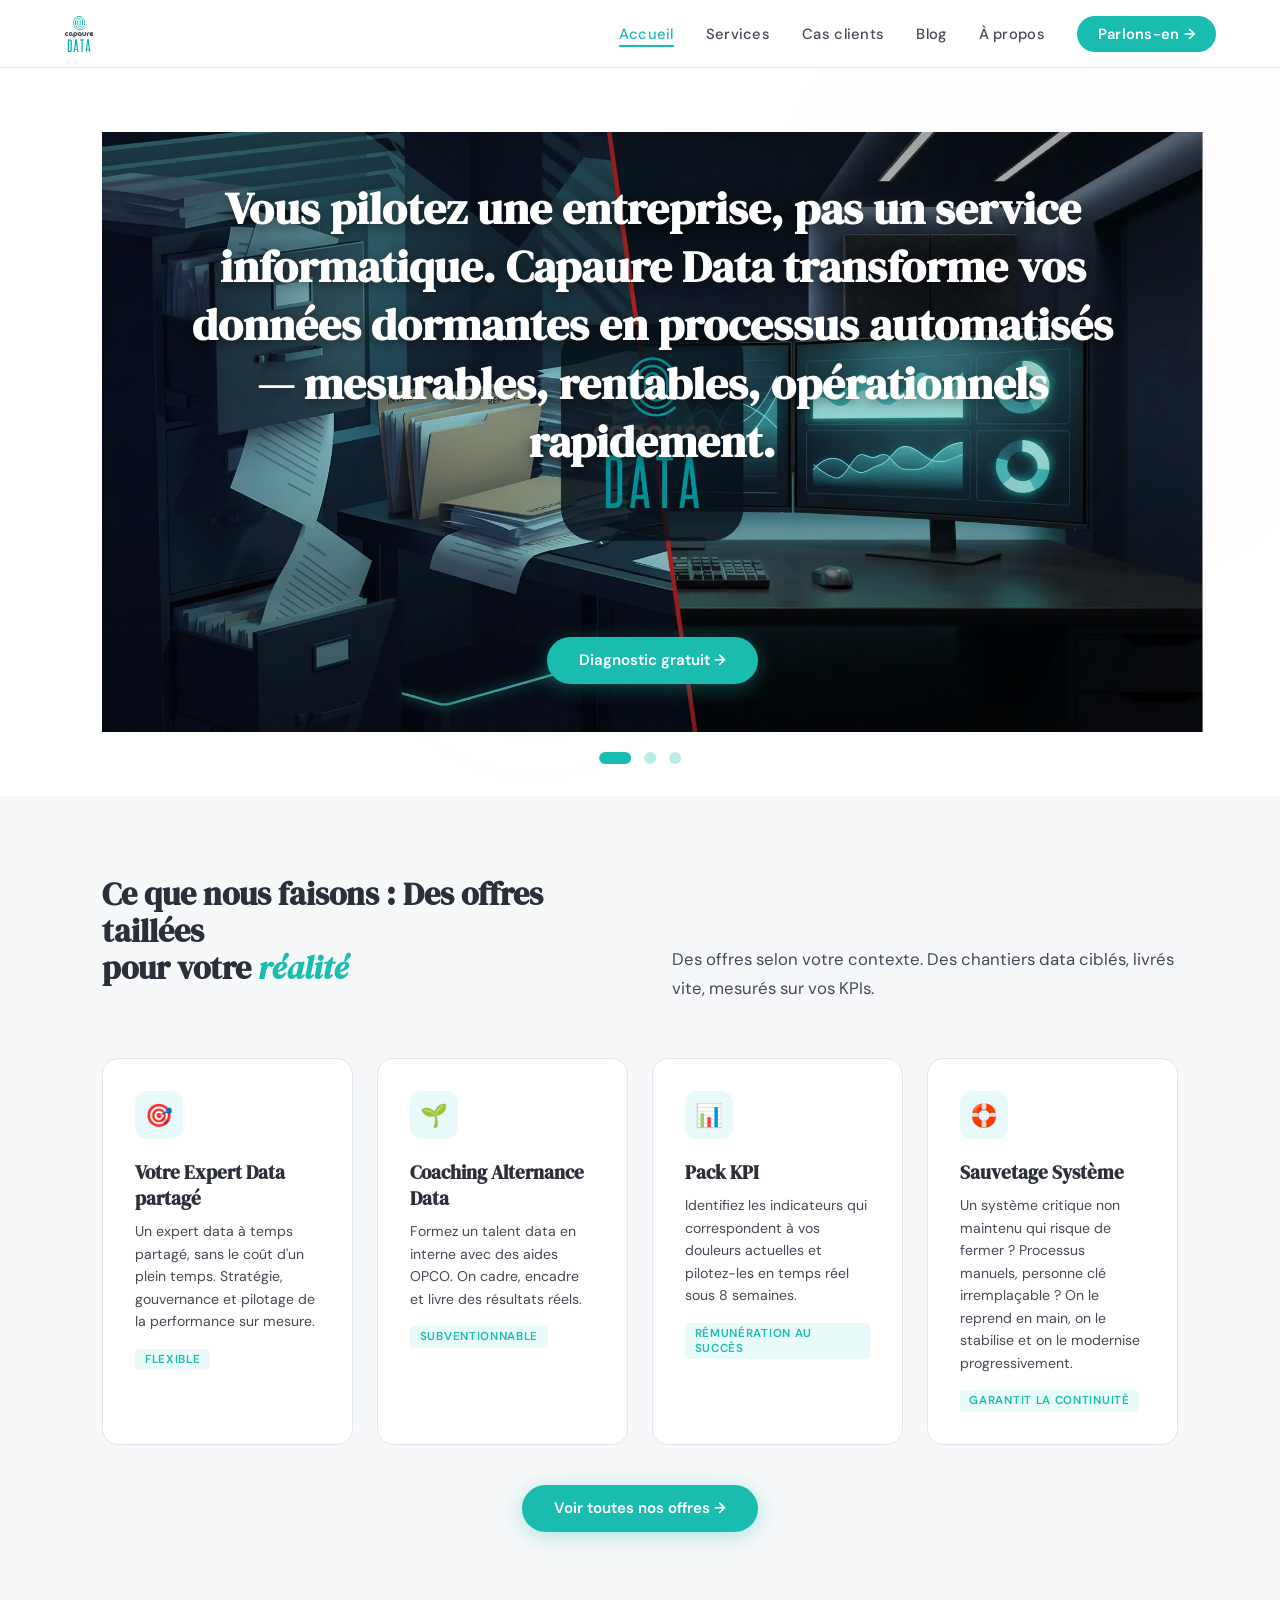
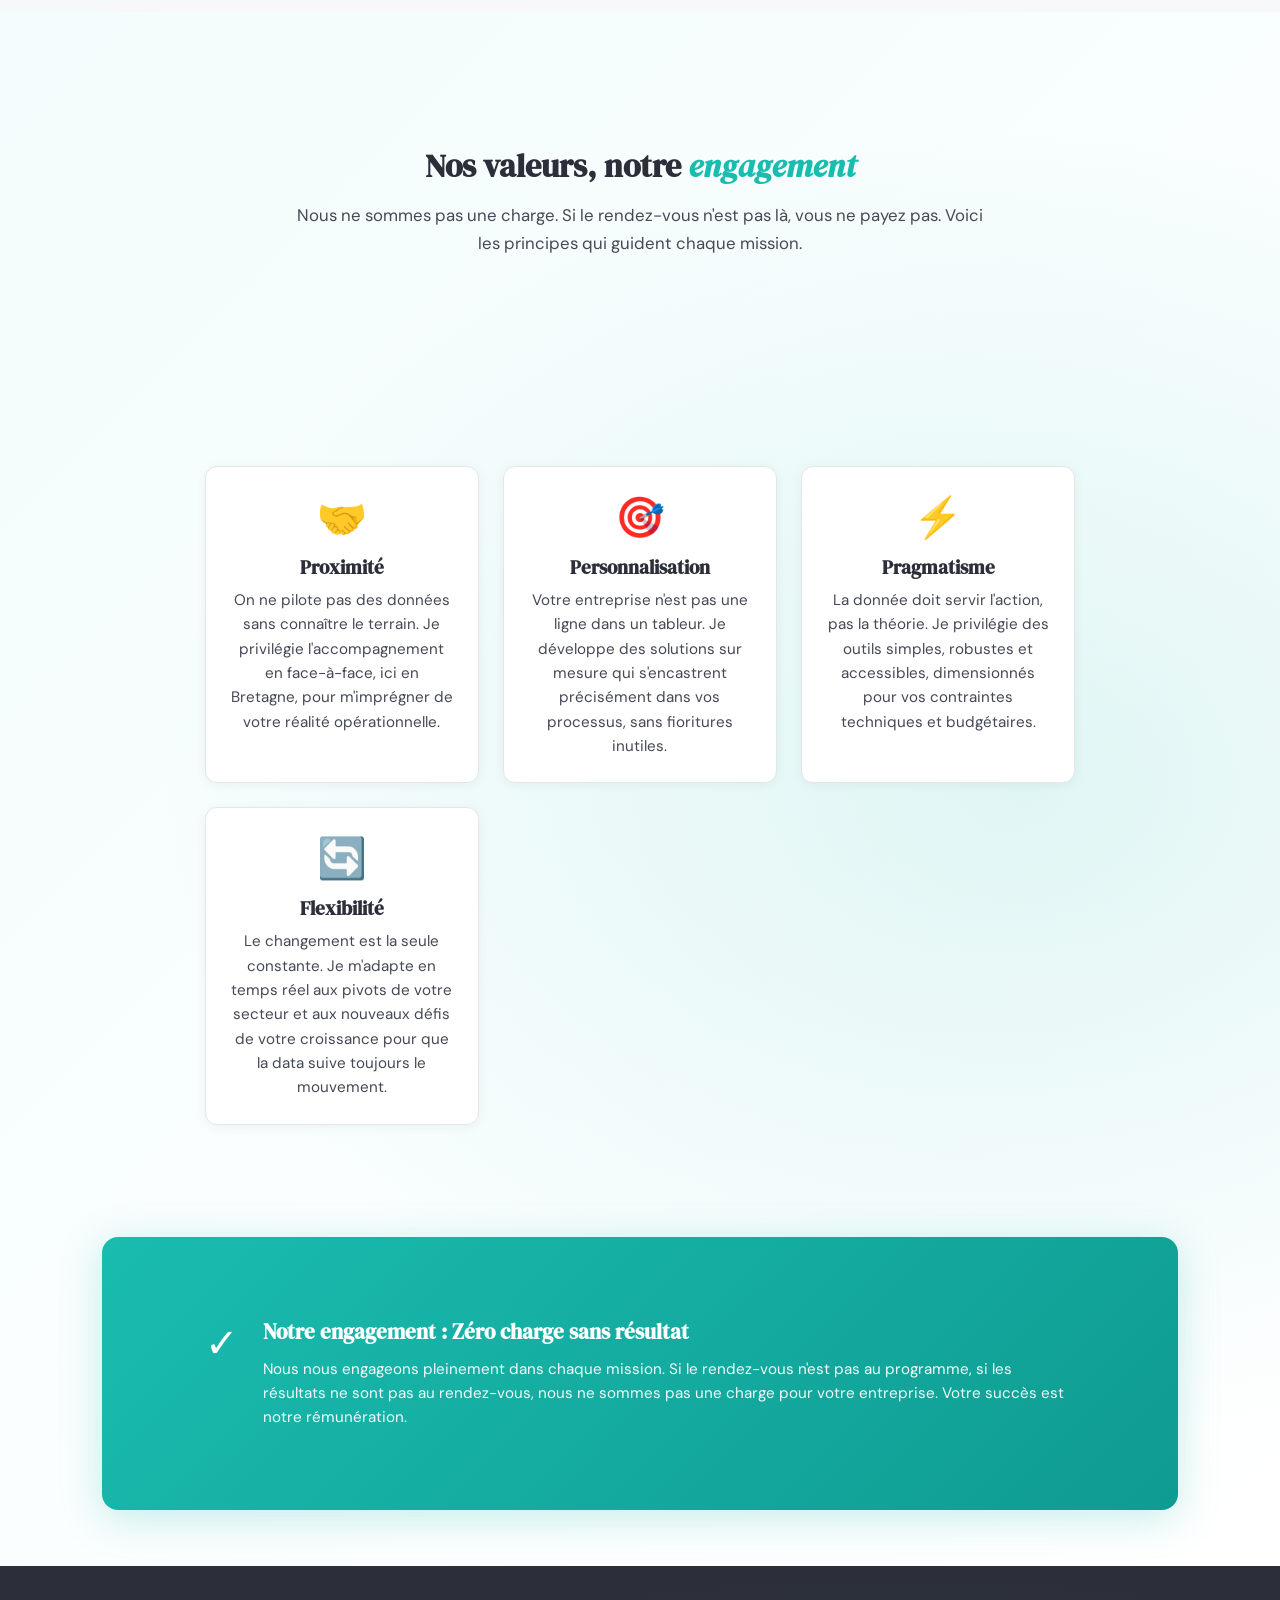
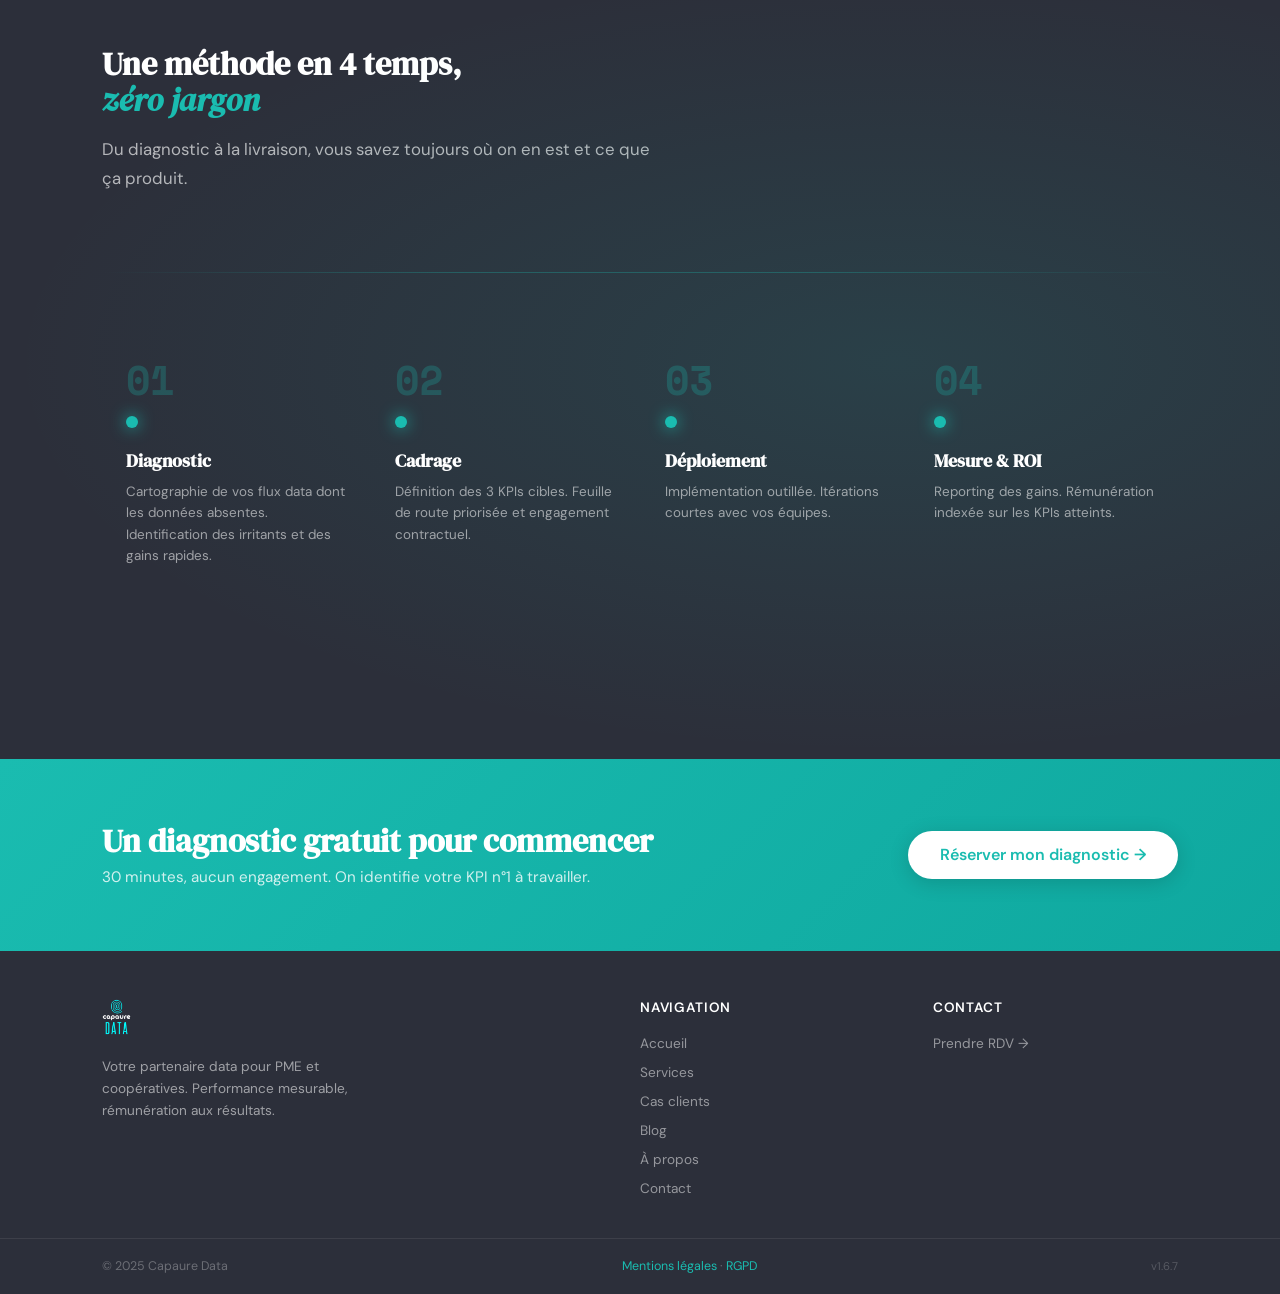
<file: index.html>
<!DOCTYPE html>
<html lang="fr">
<head>
  <meta charset="UTF-8">
  <meta name="viewport" content="width=device-width, initial-scale=1.0">
  <meta name="description" content="Capaure Data transforme vos données opérationnelles en leviers de performance mesurables. CDO-as-a-Service, Coaching Data, Pack KPI pour PME et coopératives.">
  <meta name="keywords" content="Data, CDO, Business Intelligence, PME, Coopératives, Performance, KPI, Trésorerie">
  <meta name="author" content="Capaure Data">
  <meta name="robots" content="index, follow">
  <meta property="og:title" content="Capaure Data — Pilotez vos performances par la donnée">
  <meta property="og:description" content="Transformez vos données en leviers de performance mesurables avec Capaure Data.">
  <meta property="og:type" content="website">
  <meta property="og:url" content="https://capaure.com">
  <meta name="twitter:card" content="summary_large_image">
  <meta name="twitter:title" content="Capaure Data — Pilotez vos performances par la donnée">
  <meta name="twitter:description" content="Transformez vos données en leviers de performance mesurables.">
  <link rel="canonical" href="https://capaure.com/">
  <title>Capaure Data — Pilotez vos performances par la donnée | Expert Data pour PME</title>
  <link rel="preconnect" href="https://fonts.googleapis.com">
  <link href="https://fonts.googleapis.com/css2?family=DM+Serif+Display:ital@0;1&family=DM+Sans:wght@300;400;500;600&family=Space+Mono:wght@400;700&display=swap" rel="stylesheet">
  <link rel="stylesheet" href="css/style.css">
  <style>
    /* ── HERO CARROUSEL ── */
    .hero-carousel {
      position: relative; overflow: visible;
      min-height: auto;
      height: auto;
    }
    .hero-slide {
      position: relative; inset: auto;
      min-height: auto;
      height: auto;
      display: none;
      grid-template-columns: 1fr 1fr;
      align-items: center; gap: 4rem;
      padding-left: 8vw; padding-right: 6vw; padding-top: 4rem; padding-bottom: 4rem;
      overflow: visible;
      opacity: 1;
      transition: opacity 0.8s ease-in-out;
      pointer-events: auto;
    }
    .hero-slide.active {
      display: grid;
      opacity: 1;
      pointer-events: auto;
      z-index: 1;
    }
    /* Style pour la nouvelle diapositive Situation vs Solution */
    .hero-slide:first-of-type {
      grid-template-columns: 1fr;
    }
    .hero-slide:first-of-type .hero-content {
      grid-column: 1;
    }
    @media (max-width: 768px) {
      .hero-slide:first-of-type [style*="grid-template-columns: 1fr 1fr"] {
        grid-template-columns: 1fr !important;
      }
    }
    .hero-bg { position: absolute; inset: 0; pointer-events: none; overflow: hidden; }
    .hero-bg-circle { position: absolute; border-radius: 50%; filter: blur(60px); opacity: .18; }
    .hero-bg-circle.c1 { width: 600px; height: 600px; background: var(--teal); right: -100px; top: -100px; }
    .hero-bg-circle.c2 { width: 300px; height: 300px; background: var(--teal-mid); left: 30%; bottom: 5%; }
    .hero-watermark {
      position: absolute; right: 3vw; top: 50%; transform: translateY(-50%);
      width: 52vw; max-width: 700px; opacity: .04; pointer-events: none;
    }
    .hero-content { position: relative; z-index: 2; }
    .hero-slide h1 { font-size: clamp(2.4rem,4.5vw,4rem); animation: fadeUp .7s .1s ease both; }
    .hero-sub { font-size: 1.05rem; line-height: 1.7; color: var(--dark-soft); max-width: 480px; margin-bottom: 2.5rem; animation: fadeUp .7s .2s ease both; }
    .hero-actions { display: flex; gap: 1rem; align-items: center; animation: fadeUp .7s .3s ease both; }
    .hero-kpis { display: flex; gap: 2rem; margin-top: 3rem; padding-top: 2rem; border-top: 1px solid var(--border); animation: fadeUp .7s .4s ease both; flex-wrap: wrap; }
    .kpi-item { max-width: 160px; }
    .kpi-value { font-size: 1.8rem; line-height: 1; margin-bottom: .2rem; }
    .kpi-label-main { font-size: .95rem; font-weight: 600; color: var(--dark); margin-top: .3rem; }
    .kpi-label { font-size: .78rem; color: var(--gray); line-height: 1.4; margin-top: .2rem; }
    .hero-visual { position: relative; z-index: 2; animation: fadeIn .8s .2s ease both; }

    /* Leviers */
    .hero-levers { display: grid; grid-template-columns: repeat(4,1fr); gap: 1.5rem; margin: 2.5rem 0; }
    .lever-item { background: rgba(26,188,176,.08); border: 1px solid rgba(26,188,176,.2); border-radius: 12px; padding: 1.5rem; text-align: center; transition: all .3s; }
    .lever-item:hover { background: rgba(26,188,176,.12); border-color: var(--teal); }
    .lever-icon { font-size: 2rem; margin-bottom: .8rem; }
    .lever-title { font-family: 'DM Serif Display', serif; font-size: 1.1rem; font-weight: 600; color: var(--dark); margin-bottom: .5rem; }
    .lever-desc { font-size: .85rem; color: var(--dark-soft); line-height: 1.5; }

    /* Data Journey Diagram */
    .data-journey-diagram { display: flex; align-items: center; gap: 2rem; background: white; border-radius: 16px; padding: 2.5rem; box-shadow: 0 8px 32px rgba(26,188,176,.15); }
    .journey-step { display: flex; align-items: flex-start; gap: 1.2rem; flex: 1; }
    .step-circle { width: 56px; height: 56px; min-width: 56px; background: linear-gradient(135deg, var(--teal), var(--teal-mid)); border-radius: 50%; display: flex; align-items: center; justify-content: center; font-size: 1.4rem; font-weight: 700; color: white; font-family: 'Space Mono', monospace; }
    .step-content { flex: 1; }
    .step-question { font-family: 'DM Serif Display', serif; font-size: 1rem; font-weight: 600; color: var(--dark); margin-bottom: .5rem; line-height: 1.3; }
    .step-desc { font-size: .85rem; color: var(--dark-soft); line-height: 1.5; }
    .journey-arrow { font-size: 1.8rem; color: var(--teal); font-weight: 700; }

    /* Dashboard mockup */
    .dashboard-card { background: white; border-radius: 20px; box-shadow: var(--shadow-lg); overflow: hidden; border: 1px solid var(--border); }
    .dashboard-header { background: var(--dark); padding: 1rem 1.5rem; display: flex; align-items: center; gap: .8rem; }
    .dot { width: 10px; height: 10px; border-radius: 50%; }
    .dot.r { background: #ff5f57; } .dot.y { background: #ffbd2e; } .dot.g { background: #28ca41; }
    .dashboard-title { color: rgba(255,255,255,.5); font-family: 'Space Mono', monospace; font-size: .72rem; margin-left: auto; }
    .dashboard-body { padding: 1.5rem; }
    .dash-metric-row { display: grid; grid-template-columns: 1fr 1fr 1fr; gap: 1rem; margin-bottom: 1.5rem; }
    .dash-metric { background: var(--light); border-radius: 12px; padding: 1rem; border: 1px solid var(--border); }
    .dash-metric-val { font-family: 'Space Mono', monospace; font-size: 1.4rem; font-weight: 700; color: var(--dark); }
    .dash-metric-val.up { color: var(--teal); }
    .dash-metric-lbl { font-size: .7rem; color: var(--gray); text-transform: uppercase; letter-spacing: .05em; margin-top: .2rem; }
    .dash-metric-delta { font-size: .72rem; font-weight: 600; margin-top: .3rem; }
    .dash-metric-delta.pos { color: var(--teal); }
    .mini-chart { display: flex; align-items: flex-end; gap: 3px; height: 40px; margin-top: .5rem; }
    .mini-bar { flex: 1; background: var(--teal-mid); border-radius: 3px 3px 0 0; }
    .mini-bar.active { background: var(--teal); }
    .progress-item { margin-bottom: .8rem; }
    .progress-header { display: flex; justify-content: space-between; margin-bottom: .3rem; }
    .progress-label { font-size: .78rem; color: var(--dark-soft); font-weight: 500; }
    .progress-pct { font-family: 'Space Mono', monospace; font-size: .75rem; color: var(--teal); font-weight: 700; }

    /* ── RESPONSIVE MOBILE ── */
    @media (max-width: 1024px) {
      .hero-carousel {
        min-height: auto;
      }
      .hero-slide {
        position: relative;
        inset: auto;
        grid-template-columns: 1fr;
        gap: 2rem;
        padding-left: 5vw;
        padding-right: 5vw;
        min-height: auto;
        opacity: 1 !important;
        pointer-events: auto !important;
        display: grid;
      }
      .hero-slide:not(.active) {
        display: none;
      }
      .hero-levers {
        grid-template-columns: repeat(2, 1fr);
        gap: 1rem;
      }
      .data-journey-diagram {
        flex-direction: column;
        gap: 1.5rem;
      }
      .journey-step {
        width: 100%;
      }
      .journey-arrow {
        transform: rotate(90deg);
        margin: 0.5rem 0;
      }
    }

    @media (max-width: 768px) {
      .hero-carousel {
        min-height: auto;
      }
      .hero-slide {
        position: relative;
        inset: auto;
        grid-template-columns: 1fr;
        gap: 2rem;
        padding-left: 4vw;
        padding-right: 4vw;
        min-height: auto;
        padding-top: 3rem;
        padding-bottom: 3rem;
        opacity: 1 !important;
        pointer-events: auto !important;
        display: grid;
      }
      .hero-slide:not(.active) {
        display: none;
      }
      .hero-slide h1 {
        font-size: clamp(1.8rem, 5vw, 2.8rem);
      }
      .hero-sub {
        font-size: 0.95rem;
        max-width: 100%;
      }
      .hero-actions {
        flex-direction: column;
        width: 100%;
      }
      .hero-actions a, .hero-actions button {
        width: 100%;
        text-align: center;
      }
      .hero-kpis {
        flex-direction: column;
        gap: 1.5rem;
      }
      .kpi-item {
        max-width: 100%;
      }
      .hero-levers {
        grid-template-columns: 1fr;
        gap: 1rem;
      }
      .lever-item {
        padding: 1.2rem;
      }
      .lever-icon {
        font-size: 1.5rem;
      }
      .lever-title {
        font-size: 1rem;
      }
      .lever-desc {
        font-size: 0.8rem;
      }
      .data-journey-diagram {
        flex-direction: column;
        gap: 1rem;
        padding: 1.5rem;
      }
      .journey-step {
        width: 100%;
      }
      .step-circle {
        width: 48px;
        height: 48px;
        min-width: 48px;
        font-size: 1.2rem;
      }
      .step-question {
        font-size: 0.95rem;
      }
      .step-desc {
        font-size: 0.8rem;
      }
      .journey-arrow {
        display: none;
      }
      .dashboard-card {
        border-radius: 12px;
      }
      .dashboard-body {
        padding: 1rem;
      }
      .dash-metric-row {
        grid-template-columns: 1fr 1fr;
        gap: 0.8rem;
        margin-bottom: 1rem;
      }
      .dash-metric {
        padding: 0.8rem;
      }
      .dash-metric-val {
        font-size: 1.2rem;
      }
    }

    @media (max-width: 600px) {
      .hero-carousel {
        min-height: auto;
      }
      .hero-slide {
        position: relative;
        inset: auto;
        padding-left: 3vw;
        padding-right: 3vw;
        padding-top: 2rem;
        padding-bottom: 2rem;
        opacity: 1 !important;
        pointer-events: auto !important;
        display: grid;
      }
      .hero-slide:not(.active) {
        display: none;
      }
      .hero-slide h1 {
        font-size: clamp(1.6rem, 4vw, 2.2rem);
        margin-bottom: 1rem;
      }
      .hero-sub {
        font-size: 0.9rem;
        margin-bottom: 1.5rem;
      }
      .hero-actions {
        gap: 0.5rem;
      }
      .hero-actions a, .hero-actions button {
        font-size: 0.9rem;
        padding: 0.8rem 1.2rem;
      }
      .hero-kpis {
        gap: 1rem;
        padding-top: 1rem;
        margin-top: 1.5rem;
        border-top: 1px solid var(--border);
      }
      .kpi-value {
        font-size: 1.4rem;
      }
      .kpi-label-main {
        font-size: 0.85rem;
      }
      .kpi-label {
        font-size: 0.7rem;
      }
      .hero-levers {
        grid-template-columns: 1fr;
        gap: 0.8rem;
        margin: 1.5rem 0;
      }
      .lever-item {
        padding: 1rem;
      }
      .lever-icon {
        font-size: 1.3rem;
        margin-bottom: 0.5rem;
      }
      .lever-title {
        font-size: 0.95rem;
      }
      .lever-desc {
        font-size: 0.75rem;
      }
      .data-journey-diagram {
        padding: 1.2rem;
        gap: 0.8rem;
      }
      .journey-step {
        gap: 0.8rem;
      }
      .step-circle {
        width: 40px;
        height: 40px;
        min-width: 40px;
        font-size: 1rem;
      }
      .step-question {
        font-size: 0.9rem;
      }
      .step-desc {
        font-size: 0.75rem;
      }
      .dashboard-card {
        border-radius: 8px;
      }
      .dashboard-header {
        padding: 0.8rem 1rem;
      }
      .dashboard-body {
        padding: 0.8rem;
      }
      .dash-metric-row {
        grid-template-columns: 1fr;
        gap: 0.6rem;
        margin-bottom: 0.8rem;
      }
      .dash-metric {
        padding: 0.6rem;
      }
      .dash-metric-val {
        font-size: 1rem;
      }
      .dash-metric-lbl {
        font-size: 0.65rem;
      }
      .mini-chart {
        height: 30px;
        gap: 2px;
      }
    }
    .progress-track { height: 6px; background: var(--teal-light); border-radius: 100px; overflow: hidden; }
    .progress-fill { height: 100%; background: linear-gradient(90deg, var(--teal-mid), var(--teal)); border-radius: 100px; animation: growBar 1.5s ease both; }

    /* Carousel dots */
    .carousel-dots {
      position: absolute; bottom: 2rem; left: 50%; transform: translateX(-50%);
      display: flex; gap: .8rem; z-index: 10;
    }
    .carousel-dots .dot {
      width: 12px; height: 12px; border-radius: 50%;
      background: rgba(26,188,176,.3); cursor: pointer;
      transition: all .3s; border: none; padding: 0;
    }
    .carousel-dots .dot.active {
      background: var(--teal); width: 32px; border-radius: 100px;
    }

    /* Services aperçu */
    .services-section { background: var(--light); padding: 5rem 8vw; }
    .services-header { display: grid; grid-template-columns: 1fr 1fr; gap: 4rem; align-items: end; margin-bottom: 3.5rem; }
    .services-grid { display: grid; grid-template-columns: repeat(4,1fr); gap: 1.5rem; }
    .service-card { background: white; border-radius: 16px; padding: 2rem; border: 1px solid var(--border); transition: transform .25s, box-shadow .25s, border-color .25s; position: relative; overflow: hidden; }
    .service-card::before { content: ''; position: absolute; top: 0; left: 0; right: 0; height: 3px; background: linear-gradient(90deg, var(--teal-mid), var(--teal)); transform: scaleX(0); transform-origin: left; transition: transform .3s; }
    .service-card:hover { transform: translateY(-4px); box-shadow: var(--shadow-lg); border-color: var(--teal-mid); }
    .service-card:hover::before { transform: scaleX(1); }
    .service-icon { width: 48px; height: 48px; background: var(--teal-light); border-radius: 12px; display: flex; align-items: center; justify-content: center; font-size: 1.4rem; margin-bottom: 1.2rem; }
    .service-card h3 { font-family: 'DM Serif Display', serif; font-size: 1.2rem; margin-bottom: .6rem; }
    .service-card p { font-size: .88rem; line-height: 1.6; color: var(--dark-soft); }
    .service-tag { display: inline-block; margin-top: 1rem; font-size: .72rem; font-weight: 600; letter-spacing: .06em; text-transform: uppercase; color: var(--teal); background: var(--teal-light); padding: .2rem .6rem; border-radius: 4px; }

    /* Méthode */
    .method-section { background: var(--dark); color: white; position: relative; overflow: hidden; padding: 5rem 8vw; }
    .method-section::before { content: ''; position: absolute; inset: 0; background: radial-gradient(ellipse at 70% 50%, rgba(26,188,176,.12) 0%, transparent 70%); pointer-events: none; }
    .method-steps { display: grid; grid-template-columns: repeat(4,1fr); gap: 1px; margin-top: 3.5rem; position: relative; margin-left: -8vw; margin-right: -8vw; padding-left: 8vw; padding-right: 8vw; }
    .method-steps::before { content: ''; position: absolute; top: 24px; left: 8vw; right: 8vw; height: 1px; background: linear-gradient(90deg, transparent, var(--teal), var(--teal), transparent); opacity: .3; }
    .method-step { padding: 2rem 1.5rem; }
    .step-num { font-family: 'Space Mono', monospace; font-size: 2.5rem; font-weight: 700; color: var(--teal); opacity: .25; line-height: 1; margin-bottom: 1rem; }
    .step-dot { width: 12px; height: 12px; background: var(--teal); border-radius: 50%; margin-bottom: 1.2rem; box-shadow: 0 0 16px var(--teal); }
    .method-step h3 { font-family: 'DM Serif Display', serif; font-size: 1.15rem; color: white; margin-bottom: .5rem; }
    .method-step p { font-size: .84rem; line-height: 1.6; color: rgba(255,255,255,.55); }

    /* Secteurs */
    section.reveal:not(.services-section) > div { padding: 5rem 8vw; }
    .sectors-grid { display: grid; grid-template-columns: repeat(2,1fr); gap: 1.5rem; }
    .sector-card { display: flex; align-items: flex-start; gap: 1.2rem; background: white; border: 1px solid var(--border); border-radius: 14px; padding: 1.5rem; transition: border-color .2s, box-shadow .2s; }
    .sector-card:hover { border-color: var(--teal); box-shadow: 0 4px 24px rgba(26,188,176,.12); }
    .sector-icon-wrap { width: 44px; height: 44px; flex-shrink: 0; background: var(--teal-light); border-radius: 10px; display: flex; align-items: center; justify-content: center; font-size: 1.3rem; }
    .sector-card h3 { font-size: 1rem; font-weight: 600; margin-bottom: .4rem; }
    .sector-card p { font-size: .84rem; color: var(--dark-soft); line-height: 1.5; }

    @media (max-width: 900px) {
      .hero-slide { grid-template-columns: 1fr; padding: 5rem 6vw 4rem; }
      .hero-visual { display: none; }
      .hero-levers { grid-template-columns: repeat(2,1fr); }
      .services-header { grid-template-columns: 1fr; gap: 1rem; }
      .services-grid { grid-template-columns: repeat(2,1fr); }
      .method-steps { grid-template-columns: 1fr 1fr; }
      .sectors-grid { grid-template-columns: 1fr; }
    }
    @media (max-width: 600px) {
      .hero-levers { grid-template-columns: 1fr; }
      .services-grid { grid-template-columns: 1fr; }
      .method-steps { grid-template-columns: 1fr; }
    }
  </style>
</head>
<body>

<!-- NAV -->
<nav id="mainNav">
  <a href="index.html" class="nav-logo">
    <img src="assets/logo.png" alt="Capaure Data">
    <span class="nav-logo-fallback">Capaure <strong>Data</strong></span>
  </a>
  <ul class="nav-links">
    <li><a href="index.html" class="active">Accueil</a></li>
    <li><a href="services.html">Services</a></li>
    <li><a href="cas-clients.html">Cas clients</a></li>
    <li><a href="blog.html">Blog</a></li>
    <li><a href="a-propos.html">À propos</a></li>
    <li><a href="contact.html" class="nav-cta">Parlons-en →</a></li>
  </ul>
  <div class="nav-burger" id="navBurger"><span></span><span></span><span></span></div>
</nav>

<!-- HERO CARROUSEL -->
<section class="hero-carousel">
  <!-- Diapositive 0 : Situation vs Solution avec flèche de transformation -->
  <div class="hero-slide active">
    <div class="hero-bg">
      <div class="hero-bg-circle c1" style="background: rgba(255,95,87,.08); right: -100px; top: -100px;"></div>
      <div class="hero-bg-circle c2" style="background: rgba(26,188,176,.08); left: 30%; bottom: 5%;"></div>
    </div>
    <div class="hero-content" style="grid-template-columns: 1fr; max-width: 100%; position: relative; background: url('assets/pme_split_logo_center.webp') center/cover no-repeat; min-height: 600px; display: flex; flex-direction: column; align-items: center; justify-content: space-between; padding: 3rem 2rem;">
      <!-- Overlay semi-transparent pour lisibilité -->
      <div style="position: absolute; top: 0; left: 0; right: 0; bottom: 0; background: linear-gradient(180deg, rgba(0,0,0,0.3) 0%, rgba(0,0,0,0.1) 50%, rgba(0,0,0,0.4) 100%); z-index: 1;"></div>
      
      <!-- Titre en haut -->
      <h1 style="position: relative; z-index: 10; font-family: 'DM Serif Display', serif; font-size: clamp(1.8rem, 5vw, 2.8rem); color: white; text-align: center; line-height: 1.3; margin: 0; max-width: 90%; text-shadow: 0 4px 12px rgba(0,0,0,0.4);">Vous pilotez une entreprise, pas un service informatique. Capaure Data transforme vos données dormantes en processus automatisés — mesurables, rentables, opérationnels rapidement.</h1>
      
      <!-- Bouton CTA centré en bas -->
      <div class="hero-actions" style="position: relative; z-index: 10;">
        <a href="contact.html" class="btn-primary">Diagnostic gratuit →</a>
      </div>
    </div>
    </div>

  </div>

  <!-- Diapositive 1 : La donnée au service de votre terrain -->
  <div class="hero-slide">
    <div class="hero-bg">
      <div class="hero-bg-circle c1"></div>
      <div class="hero-bg-circle c2"></div>
    </div>
    <svg class="hero-watermark" viewBox="0 0 200 200" xmlns="http://www.w3.org/2000/svg">
      <path d="M100,20 C55,20 20,55 20,100 C20,145 55,180 100,180 C145,180 180,145 180,100" fill="none" stroke="#1ABCB0" stroke-width="2.5"/>
      <path d="M100,35 C63,35 35,63 35,100 C35,137 63,165 100,165 C137,165 165,137 165,100" fill="none" stroke="#1ABCB0" stroke-width="2.5"/>
      <path d="M100,50 C71,50 50,71 50,100 C50,129 71,150 100,150 C129,150 150,129 150,100" fill="none" stroke="#1ABCB0" stroke-width="2.5"/>
      <path d="M100,65 C79,65 65,79 65,100 C65,121 79,135 100,135 C121,135 135,121 135,100" fill="none" stroke="#1ABCB0" stroke-width="2.5"/>
      <path d="M100,80 C87,80 80,87 80,100 C80,113 87,120 100,120 C113,120 120,113 120,100" fill="none" stroke="#1ABCB0" stroke-width="2.5"/>
      <circle cx="100" cy="100" r="5" fill="#1ABCB0"/>
    </svg>
    <div class="hero-content">
      <div class="eyebrow-pill">Offre pour les entreprises à données sous-exploitées</div>
      <h1>La donnée<br>au service de <em>votre terrain</em></h1>
      <p class="hero-sub">Capaure Data transforme vos données opérationnelles en leviers de performance mesurables — pour les PME et coopératives qui veulent des résultats concrets, pas des slides.</p>
      <div class="hero-actions">
        <a href="contact.html" class="btn-primary">Diagnostic gratuit →</a>
        <a href="services.html" class="btn-secondary">Nos offres <span class="arrow">→</span></a>
      </div>
      <div class="hero-kpis">
        <div class="kpi-item"><div class="kpi-value">💰</div><div class="kpi-label-main">Vendre plus</div><div class="kpi-label">Chaque devis non transformé est du CA perdu. On le traque et on le récupère.</div></div>
        <div class="kpi-item"><div class="kpi-value">📦</div><div class="kpi-label-main">Livrer mieux</div><div class="kpi-label">Moins de retards = moins de pénalités et plus de renouvellements.</div></div>
        <div class="kpi-item"><div class="kpi-value">📉</div><div class="kpi-label-main">Encaisser vite</div><div class="kpi-label">Des créances mieux pilotées, c'est de la trésorerie libérée.</div></div>
      </div>
    </div>
    <div class="hero-visual">
      <div class="dashboard-card">
        <div class="dashboard-header">
          <div class="dot r"></div><div class="dot y"></div><div class="dot g"></div>
          <span class="dashboard-title">capaure · tableau de bord</span>
        </div>
        <div class="dashboard-body">
          <div class="dash-metric-row">
            <div class="dash-metric"><div class="dash-metric-val up">87%</div><div class="dash-metric-lbl">Livraisons OTD</div><div class="dash-metric-delta pos">↑ +12pts</div></div>
            <div class="dash-metric"><div class="dash-metric-val up">23%</div><div class="dash-metric-lbl">Conv. devis</div><div class="dash-metric-delta pos">↑ +8pts</div></div>
            <div class="dash-metric"><div class="dash-metric-val">-18j</div><div class="dash-metric-lbl">DSO créances</div><div class="dash-metric-delta pos">↓ amélioré</div></div>
          </div>
          <div class="mini-chart">
            <div class="mini-bar" style="height:40%"></div><div class="mini-bar" style="height:55%"></div>
            <div class="mini-bar" style="height:45%"></div><div class="mini-bar" style="height:65%"></div>
            <div class="mini-bar" style="height:70%"></div><div class="mini-bar" style="height:60%"></div>
            <div class="mini-bar active" style="height:87%"></div>
          </div>
          <div style="height:1px;background:var(--border);margin:1rem 0"></div>
          <div class="progress-item"><div class="progress-header"><span class="progress-label">Conversion devis</span><span class="progress-pct">87%</span></div><div class="progress-track"><div class="progress-fill" style="width:87%"></div></div></div>
          <div class="progress-item"><div class="progress-header"><span class="progress-label">Livraisons à l'heure</span><span class="progress-pct">74%</span></div><div class="progress-track"><div class="progress-fill" style="width:74%"></div></div></div>
          <div class="progress-item"><div class="progress-header"><span class="progress-label">Recouvrement créances</span><span class="progress-pct">91%</span></div><div class="progress-track"><div class="progress-fill" style="width:91%"></div></div></div>
        </div>
      </div>
    </div>
  </div>

  <!-- Diapositive 2 : 30% des dirigeants + leviers -->
  <div class="hero-slide">
    <div class="hero-bg">
      <div class="hero-bg-circle c1" style="background: rgba(26,188,176,.15)"></div>
      <div class="hero-bg-circle c2" style="background: rgba(26,188,176,.08)"></div>
    </div>
    <div class="hero-content">
      <div class="eyebrow-pill">Le défi des dirigeants</div>
      <h1>30% des dirigeants de TPE-PME<br>jugent leur <em>trésorerie difficile</em></h1>
      <p class="hero-sub">Débouchés incertains, rentabilité fragile, cash difficile à récupérer, productivité sous-optimale. Capaure Data active les quatre leviers clés pour transformer cette situation.</p>
      <div class="hero-levers">
        <div class="lever-item">
          <div class="lever-icon">💵</div>
          <div class="lever-title">Prix</div>
          <div class="lever-desc">Optimiser votre positionnement tarifaire par segment client.</div>
        </div>
        <div class="lever-item">
          <div class="lever-icon">📊</div>
          <div class="lever-title">Coûts</div>
          <div class="lever-desc">Identifier et réduire les coûts cachés et les inefficacités.</div>
        </div>
        <div class="lever-item">
          <div class="lever-icon">⚙️</div>
          <div class="lever-title">Productivité</div>
          <div class="lever-desc">Augmenter l'output par ressource avec des données fiables.</div>
        </div>
        <div class="lever-item">
          <div class="lever-icon">📈</div>
          <div class="lever-title">Ventes</div>
          <div class="lever-desc">Convertir plus de devis et augmenter le panier moyen.</div>
        </div>
      </div>
      <div class="hero-actions">
        <a href="contact.html" class="btn-primary">Diagnostic gratuit →</a>
        <a href="services.html" class="btn-secondary">Nos offres <span class="arrow">→</span></a>
      </div>
    </div>
    <div class="hero-visual">
      <div class="data-journey-diagram">
        <div class="journey-step step-1">
          <div class="step-circle">1</div>
          <div class="step-content">
            <div class="step-question">Ai-je accès à l'information ?</div>
            <div class="step-desc">Collecte et consolidation</div>
          </div>
        </div>
        <div class="journey-arrow">→</div>
        <div class="journey-step step-2">
          <div class="step-circle">2</div>
          <div class="step-content">
            <div class="step-question">Comment la transformer en valeur ?</div>
            <div class="step-desc">Analyse et pilotage KPI</div>
          </div>
        </div>
      </div>
    </div>
  </div>

  <!-- Diapositive 3 : Nos engagements -->
  <div class="hero-slide">
    <div class="hero-bg">
      <div class="hero-bg-circle c1" style="background: rgba(26,188,176,.12)"></div>
      <div class="hero-bg-circle c2" style="background: rgba(26,188,176,.08)"></div>
    </div>
    <div class="hero-content">
      <div class="eyebrow-pill">Nos engagements</div>
      <h1>Votre succès est notre <em>priorité</em></h1>
      <p class="hero-sub">Nous construisons chaque mission sur la confiance, la transparence et l'engagement de résultats concrets. Voici les principes qui nous guident.</p>
      <div class="hero-levers">
        <div class="lever-item">
          <div class="lever-icon">🤝</div>
          <div class="lever-title">Proximité</div>
          <div class="lever-desc">Accompagnement en face-à-face pour mieux comprendre votre contexte unique et vos défis spécifiques.</div>
        </div>
        <div class="lever-item">
          <div class="lever-icon">🎯</div>
          <div class="lever-title">Personnalisation</div>
          <div class="lever-desc">Solutions sur mesure adaptées à votre secteur, vos contraintes et vos ambitions de croissance.</div>
        </div>
        <div class="lever-item">
          <div class="lever-icon">⚡</div>
          <div class="lever-title">Pragmatisme</div>
          <div class="lever-desc">Outils simples, efficaces et accessibles, pensés pour votre budget et vos capacités techniques réelles.</div>
        </div>
        <div class="lever-item">
          <div class="lever-icon">🔄</div>
          <div class="lever-title">Flexibilité</div>
          <div class="lever-desc">Adaptation constante à vos évolutions et aux défis spécifiques de votre secteur d'activité.</div>
        </div>
      </div>
      <div class="hero-actions">
        <a href="contact.html" class="btn-primary">Diagnostic gratuit →</a>
        <a href="a-propos.html" class="btn-secondary">En savoir plus <span class="arrow">→</span></a>
      </div>
    </div>
  </div>

  <!-- Indicateurs de navigation -->
  <div class="carousel-dots">
    <button class="dot active" data-slide="0" aria-label="Slide 1"></button>
    <button class="dot" data-slide="1" aria-label="Slide 2"></button>
    <button class="dot" data-slide="2" aria-label="Slide 3"></button>
  </div>
</section>

<!-- SERVICES APERÇU -->
<section class="services-section reveal">
  <div class="services-header">
    <div>
      <h2>Ce que nous faisons : Des offres taillées<br>pour votre <em>réalité</em></h2>
    </div>
    <p style="font-size:1.05rem;line-height:1.7;color:var(--dark-soft)">Des offres selon votre contexte. Des chantiers data ciblés, livrés vite, mesurés sur vos KPIs.</p>
  </div>
  <div class="services-grid">
    <div class="service-card"><div class="service-icon">🎯</div><h3>Votre Expert Data partagé</h3><p>Un expert data à temps partagé, sans le coût d'un plein temps. Stratégie, gouvernance et pilotage de la performance sur mesure.</p><span class="service-tag">Flexible</span></div>
    <div class="service-card"><div class="service-icon">🌱</div><h3>Coaching Alternance Data</h3><p>Formez un talent data en interne avec des aides OPCO. On cadre, encadre et livre des résultats réels.</p><span class="service-tag">Subventionnable</span></div>
    <div class="service-card"><div class="service-icon">📊</div><h3>Pack KPI</h3><p>Identifiez les indicateurs qui correspondent à vos douleurs actuelles et pilotez-les en temps réel sous 8 semaines.</p><span class="service-tag">Rémunération au succès</span></div>
    <div class="service-card"><div class="service-icon">🛟</div><h3>Sauvetage Système</h3><p>Un système critique non maintenu qui risque de fermer ? Processus manuels, personne clé irremplaçable ? On le reprend en main, on le stabilise et on le modernise progressivement.</p><span class="service-tag">Garantit la continuité</span></div>
  </div>
  <div style="text-align:center;margin-top:2.5rem"><a href="services.html" class="btn-primary">Voir toutes nos offres →</a></div>
</section>

<!-- VALEURS & ENGAGEMENT -->
<section class="values-section reveal">
  <div class="values-header">
    <h2>Nos valeurs, notre <em>engagement</em></h2>
    <p style="font-size:1.05rem;line-height:1.7;color:var(--dark-soft);max-width:700px;margin:0 auto">Nous ne sommes pas une charge. Si le rendez-vous n'est pas là, vous ne payez pas. Voici les principes qui guident chaque mission.</p>
  </div>
  <div class="values-grid">
    <div class="value-card">
      <div class="value-icon">🤝</div>
      <h3>Proximité</h3>
      <p>On ne pilote pas des données sans connaître le terrain. Je privilégie l'accompagnement en face-à-face, ici en Bretagne, pour m'imprégner de votre réalité opérationnelle.</p>
    </div>
    <div class="value-card">
      <div class="value-icon">🎯</div>
      <h3>Personnalisation</h3>
      <p>Votre entreprise n'est pas une ligne dans un tableur. Je développe des solutions sur mesure qui s'encastrent précisément dans vos processus, sans fioritures inutiles.</p>
    </div>
    <div class="value-card">
      <div class="value-icon">⚡</div>
      <h3>Pragmatisme</h3>
      <p>La donnée doit servir l'action, pas la théorie. Je privilégie des outils simples, robustes et accessibles, dimensionnés pour vos contraintes techniques et budgétaires.</p>
    </div>
    <div class="value-card">
      <div class="value-icon">🔄</div>
      <h3>Flexibilité</h3>
      <p>Le changement est la seule constante. Je m'adapte en temps réel aux pivots de votre secteur et aux nouveaux défis de votre croissance pour que la data suive toujours le mouvement.</p>
    </div>
  </div>
  <div class="commitment-box">
    <div class="commitment-icon">✓</div>
    <div class="commitment-content">
      <h3>Notre engagement : Zéro charge sans résultat</h3>
      <p>Nous nous engageons pleinement dans chaque mission. Si le rendez-vous n'est pas au programme, si les résultats ne sont pas au rendez-vous, nous ne sommes pas une charge pour votre entreprise. Votre succès est notre rémunération.</p>
    </div>
  </div>
</section>

<!-- MÉTHODE -->
<section class="method-section reveal">
  <h2 style="color:white">Une méthode en 4 temps,<br><em>zéro jargon</em></h2>
  <p style="font-size:1.05rem;line-height:1.7;color:rgba(255,255,255,.65);max-width:560px">Du diagnostic à la livraison, vous savez toujours où on en est et ce que ça produit.</p>
  <div class="method-steps">
    <div class="method-step"><div class="step-num">01</div><div class="step-dot"></div><h3>Diagnostic</h3><p>Cartographie de vos flux data dont les données absentes. Identification des irritants et des gains rapides.</p></div>
    <div class="method-step"><div class="step-num">02</div><div class="step-dot"></div><h3>Cadrage</h3><p>Définition des 3 KPIs cibles. Feuille de route priorisée et engagement contractuel.</p></div>
    <div class="method-step"><div class="step-num">03</div><div class="step-dot"></div><h3>Déploiement</h3><p>Implémentation outillée. Itérations courtes avec vos équipes.</p></div>
    <div class="method-step"><div class="step-num">04</div><div class="step-dot"></div><h3>Mesure & ROI</h3><p>Reporting des gains. Rémunération indexée sur les KPIs atteints.</p></div>
  </div>
</section>


<!-- CTA -->
<div class="cta-band reveal">
  <div><h2>Un diagnostic gratuit pour commencer</h2><p>30 minutes, aucun engagement. On identifie votre KPI n°1 à travailler.</p></div>
  <a href="contact.html" class="btn-white">Réserver mon diagnostic →</a>
</div>

<!-- FOOTER -->
<footer>
  <div class="footer-brand"><img src="assets/logo.png" alt="Capaure Data"><p>Votre partenaire data pour PME et coopératives. Performance mesurable, rémunération aux résultats.</p></div>
  <div><h4>Navigation</h4><ul><li><a href="index.html">Accueil</a></li><li><a href="services.html">Services</a></li><li><a href="cas-clients.html">Cas clients</a></li>
    <li><a href="blog.html">Blog</a></li><li><a href="a-propos.html">À propos</a></li><li><a href="contact.html">Contact</a></li></ul></div>
  <div><h4>Contact</h4><ul><li><a href="contact.html">Prendre RDV →</a></li></ul></div>
</footer>
<div class="footer-bottom"><span>© 2025 Capaure Data</span><span><a href="mentions-legales.html">Mentions légales</a> · <a href="rgpd.html">RGPD</a></span><span style="font-size: 0.7rem; color: rgba(255,255,255,.2);">v1.6.7</span></div>

<script src="js/main.js"></script>
<script>
  // Carrousel
  document.querySelectorAll('.carousel-dots .dot').forEach(dot => {
    dot.addEventListener('click', function() {
      const slideIndex = parseInt(this.dataset.slide);
      showSlide(slideIndex);
    });
  });

  function showSlide(index) {
    const slides = document.querySelectorAll('.hero-slide');
    const dots = document.querySelectorAll('.carousel-dots .dot');
    
    slides.forEach(slide => slide.classList.remove('active'));
    dots.forEach(dot => dot.classList.remove('active'));
    
    slides[index].classList.add('active');
    dots[index].classList.add('active');
  }

  // Auto-rotate carrousel toutes les 8 secondes
  let currentSlide = 0;
  setInterval(() => {
    currentSlide = (currentSlide + 1) % 3;
    showSlide(currentSlide);
  }, 8000);
</script>
</body>
</html>
</file>
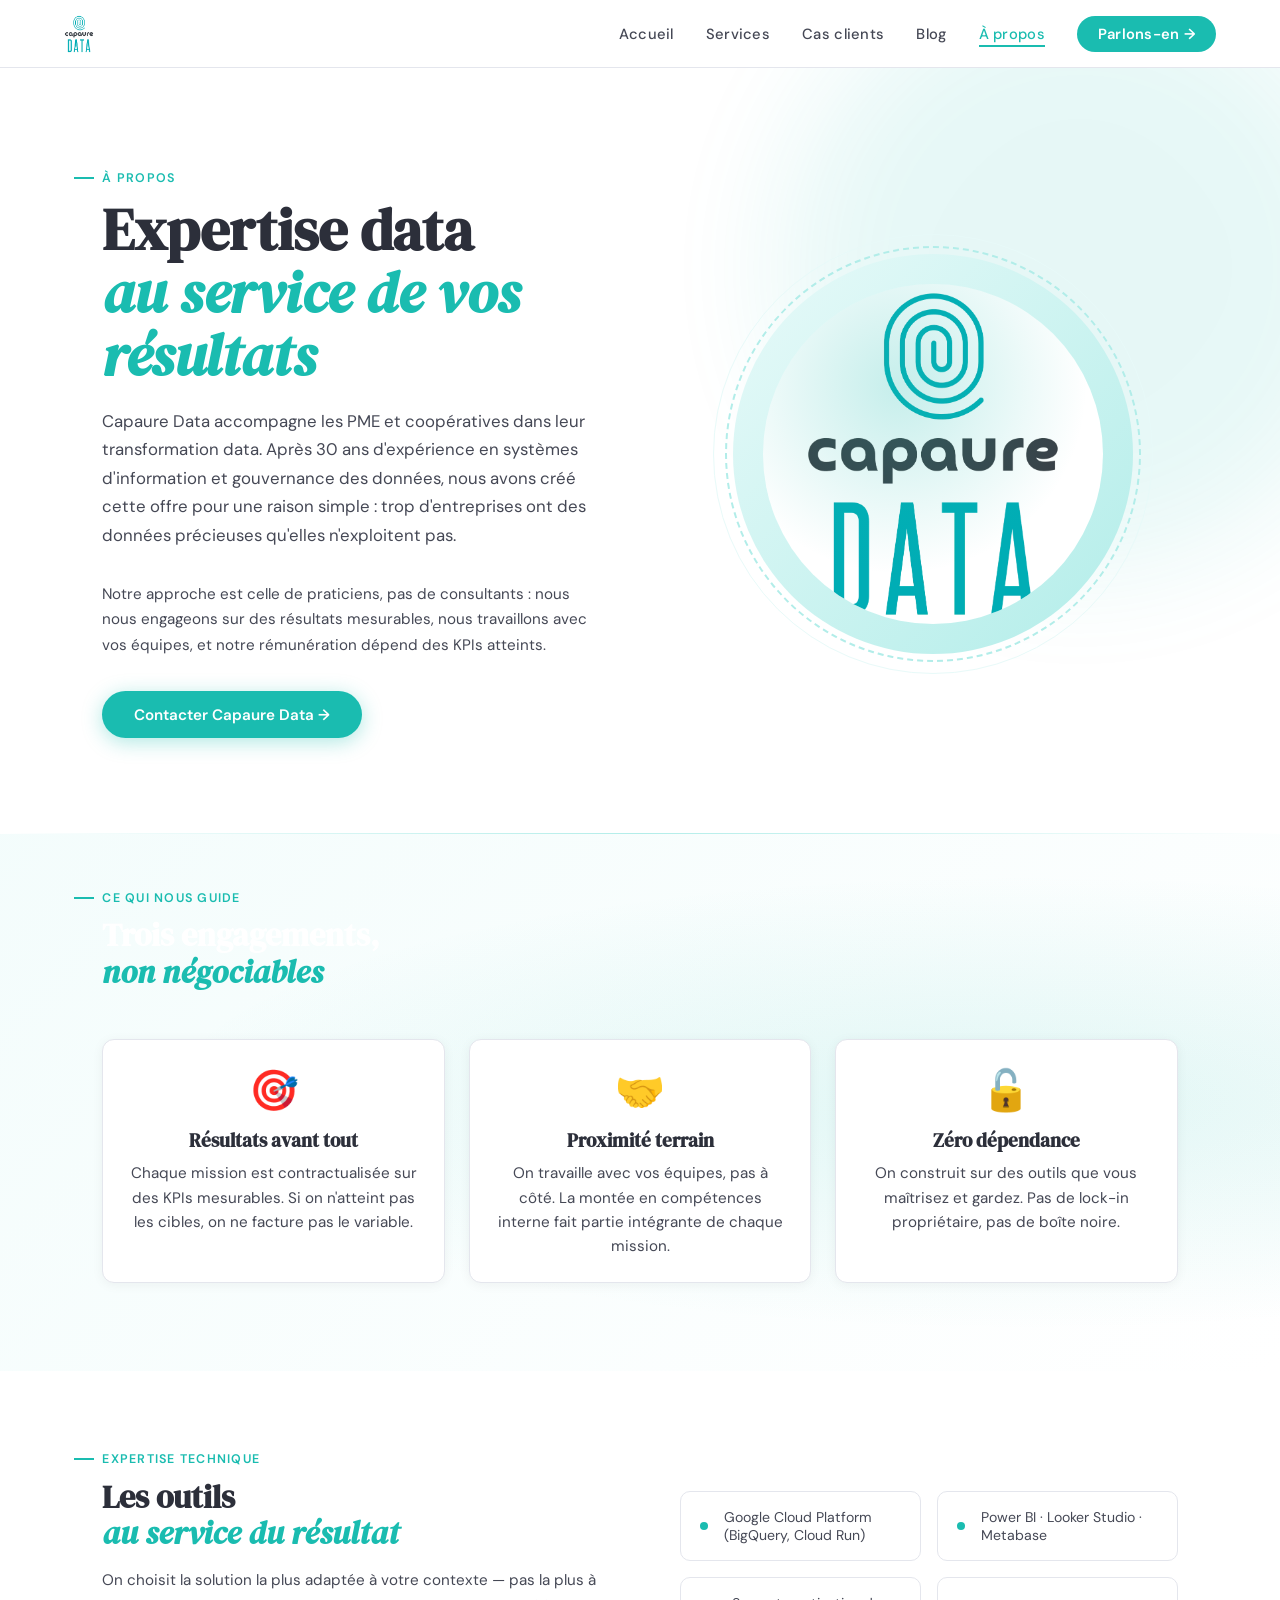
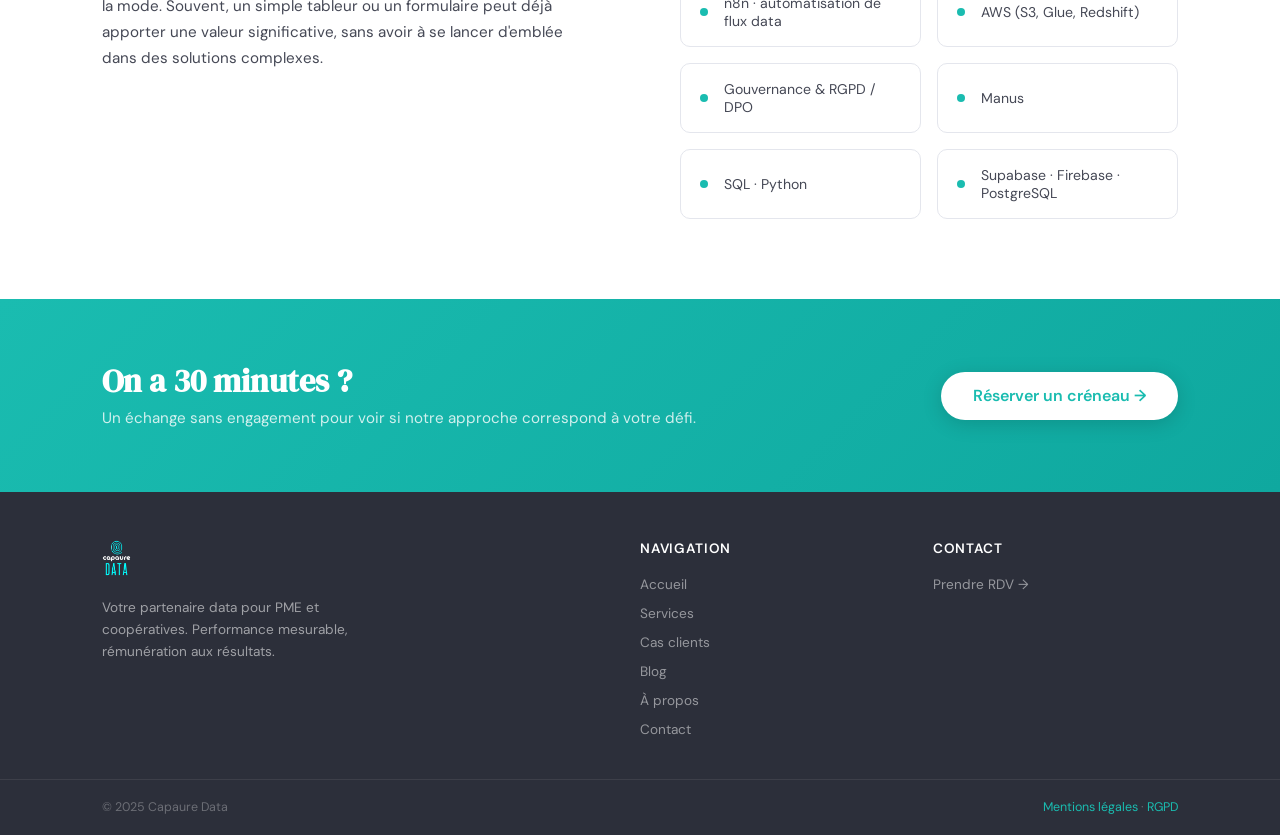
<file: a-propos.html>
<!DOCTYPE html>
<html lang="fr">
<head>
  <meta charset="UTF-8">
  <meta name="viewport" content="width=device-width, initial-scale=1.0">
  <meta name="description" content="À propos de Capaure Data. Expertise data et transformation digitale pour PME et coopératives. Performance mesurable, résultats contractualisés.">
  <meta name="keywords" content="Capaure Data, Expertise data, Transformation digitale, CDO, PME, Coopératives">
  <meta name="author" content="Capaure Data">
  <meta name="robots" content="index, follow">
  <meta property="og:title" content="À Propos | Capaure Data">
  <meta property="og:description" content="Capaure Data : expertise data et transformation digitale pour PME et coopératives. Performance mesurable, résultats contractualisés.">
  <meta property="og:type" content="website">
  <meta property="og:url" content="https://capaure.com/a-propos.html">
  <link rel="canonical" href="https://capaure.com/a-propos.html">
  <title>À Propos | Capaure Data | Expertise Data & Transformation Digitale</title>
  <link rel="preconnect" href="https://fonts.googleapis.com">
  <link href="https://fonts.googleapis.com/css2?family=DM+Serif+Display:ital@0;1&family=DM+Sans:wght@300;400;500;600&family=Space+Mono:wght@400;700&display=swap" rel="stylesheet">
  <link rel="stylesheet" href="css/style.css">
</head>
<body>
<nav id="mainNav">
  <a href="index.html" class="nav-logo"><img src="assets/logo.png" alt="Capaure Data"><span class="nav-logo-fallback">Capaure <strong>Data</strong></span></a>
  <ul class="nav-links">
    <li><a href="index.html">Accueil</a></li><li><a href="services.html">Services</a></li>
    <li><a href="cas-clients.html">Cas clients</a></li>
    <li><a href="blog.html">Blog</a></li>
    <li><a href="a-propos.html" class="active">À propos</a></li>
    <li><a href="contact.html" class="nav-cta">Parlons-en →</a></li>
  </ul>
  <div class="nav-burger" id="navBurger"><span></span><span></span><span></span></div>
</nav>

<div class="about-hero">
  <div class="about-content">
    <div class="section-label">À propos</div>
    <h1>Expertise data<br><em>au service de vos résultats</em></h1>
    <p class="lead">Capaure Data accompagne les PME et coopératives dans leur transformation data. Après 30 ans d'expérience en systèmes d'information et gouvernance des données, nous avons créé cette offre pour une raison simple : trop d'entreprises ont des données précieuses qu'elles n'exploitent pas.</p>
    <p style="font-size:.95rem;line-height:1.7;color:var(--dark-soft);margin-bottom:2rem">Notre approche est celle de praticiens, pas de consultants : nous nous engageons sur des résultats mesurables, nous travaillons avec vos équipes, et notre rémunération dépend des KPIs atteints.</p>
    <a href="contact.html" class="btn-primary">Contacter Capaure Data →</a>
  </div>
  <div class="avatar-wrap">
    <div class="avatar-ring">
      <div class="avatar-inner">
        <img src="assets/logo.png" alt="Capaure Data" style="width:100%;height:100%;object-fit:contain">
      </div>
    </div>
  </div>
</div>



<section class="values-section reveal">
  <div class="section-label" style="color:var(--teal)">Ce qui nous guide</div>
  <h2 style="color:white">Trois engagements,<br><em>non négociables</em></h2>
  <div class="values-grid">
    <div class="value-card"><div class="value-icon">🎯</div><h3>Résultats avant tout</h3><p>Chaque mission est contractualisée sur des KPIs mesurables. Si on n'atteint pas les cibles, on ne facture pas le variable.</p></div>
    <div class="value-card"><div class="value-icon">🤝</div><h3>Proximité terrain</h3><p>On travaille avec vos équipes, pas à côté. La montée en compétences interne fait partie intégrante de chaque mission.</p></div>
    <div class="value-card"><div class="value-icon">🔓</div><h3>Zéro dépendance</h3><p>On construit sur des outils que vous maîtrisez et gardez. Pas de lock-in propriétaire, pas de boîte noire.</p></div>
  </div>
</section>

<section class="reveal" style="padding: 5rem 8vw;">
  <div style="display:grid;grid-template-columns:1fr 1fr;gap:5rem;align-items:start">
    <div>
      <div class="section-label">Expertise technique</div>
      <h2>Les outils<br><em>au service du résultat</em></h2>
      <p style="font-size:.95rem;line-height:1.7;color:var(--dark-soft);margin-top:1rem">On choisit la solution la plus adaptée à votre contexte — pas la plus à la mode. Souvent, un simple tableur ou un formulaire peut déjà apporter une valeur significative, sans avoir à se lancer d'emblée dans des solutions complexes.</p>
    </div>
    <div class="expertise-grid">
      <div class="expertise-item"><div class="expertise-dot"></div><span>Google Cloud Platform (BigQuery, Cloud Run)</span></div>
      <div class="expertise-item"><div class="expertise-dot"></div><span>Power BI · Looker Studio · Metabase</span></div>
      <div class="expertise-item"><div class="expertise-dot"></div><span>n8n · automatisation de flux data</span></div>
      <div class="expertise-item"><div class="expertise-dot"></div><span>AWS (S3, Glue, Redshift)</span></div>
      <div class="expertise-item"><div class="expertise-dot"></div><span>Gouvernance & RGPD / DPO</span></div>
      <div class="expertise-item"><div class="expertise-dot"></div><span>Manus</span></div>
      <div class="expertise-item"><div class="expertise-dot"></div><span>SQL · Python</span></div>
      <div class="expertise-item"><div class="expertise-dot"></div><span>Supabase · Firebase · PostgreSQL</span></div>
    </div>
  </div>
</section>

<div class="cta-band reveal">
  <div><h2>On a 30 minutes ?</h2><p>Un échange sans engagement pour voir si notre approche correspond à votre défi.</p></div>
  <a href="contact.html" class="btn-white">Réserver un créneau →</a>
</div>

<footer>
  <div class="footer-brand"><img src="assets/logo.png" alt="Capaure Data"><p>Votre partenaire data pour PME et coopératives. Performance mesurable, rémunération aux résultats.</p></div>
  <div><h4>Navigation</h4><ul><li><a href="index.html">Accueil</a></li><li><a href="services.html">Services</a></li><li><a href="cas-clients.html">Cas clients</a></li>
    <li><a href="blog.html">Blog</a></li><li><a href="a-propos.html">À propos</a></li><li><a href="contact.html">Contact</a></li></ul></div>
  <div><h4>Contact</h4><ul><li><a href="contact.html">Prendre RDV →</a></li></ul></div>
</footer>
<div class="footer-bottom"><span>© 2025 Capaure Data</span><span><a href="mentions-legales.html">Mentions légales</a> · <a href="rgpd.html">RGPD</a></span></div>
<script src="js/main.js"></script>
</body>
</html>
</file>
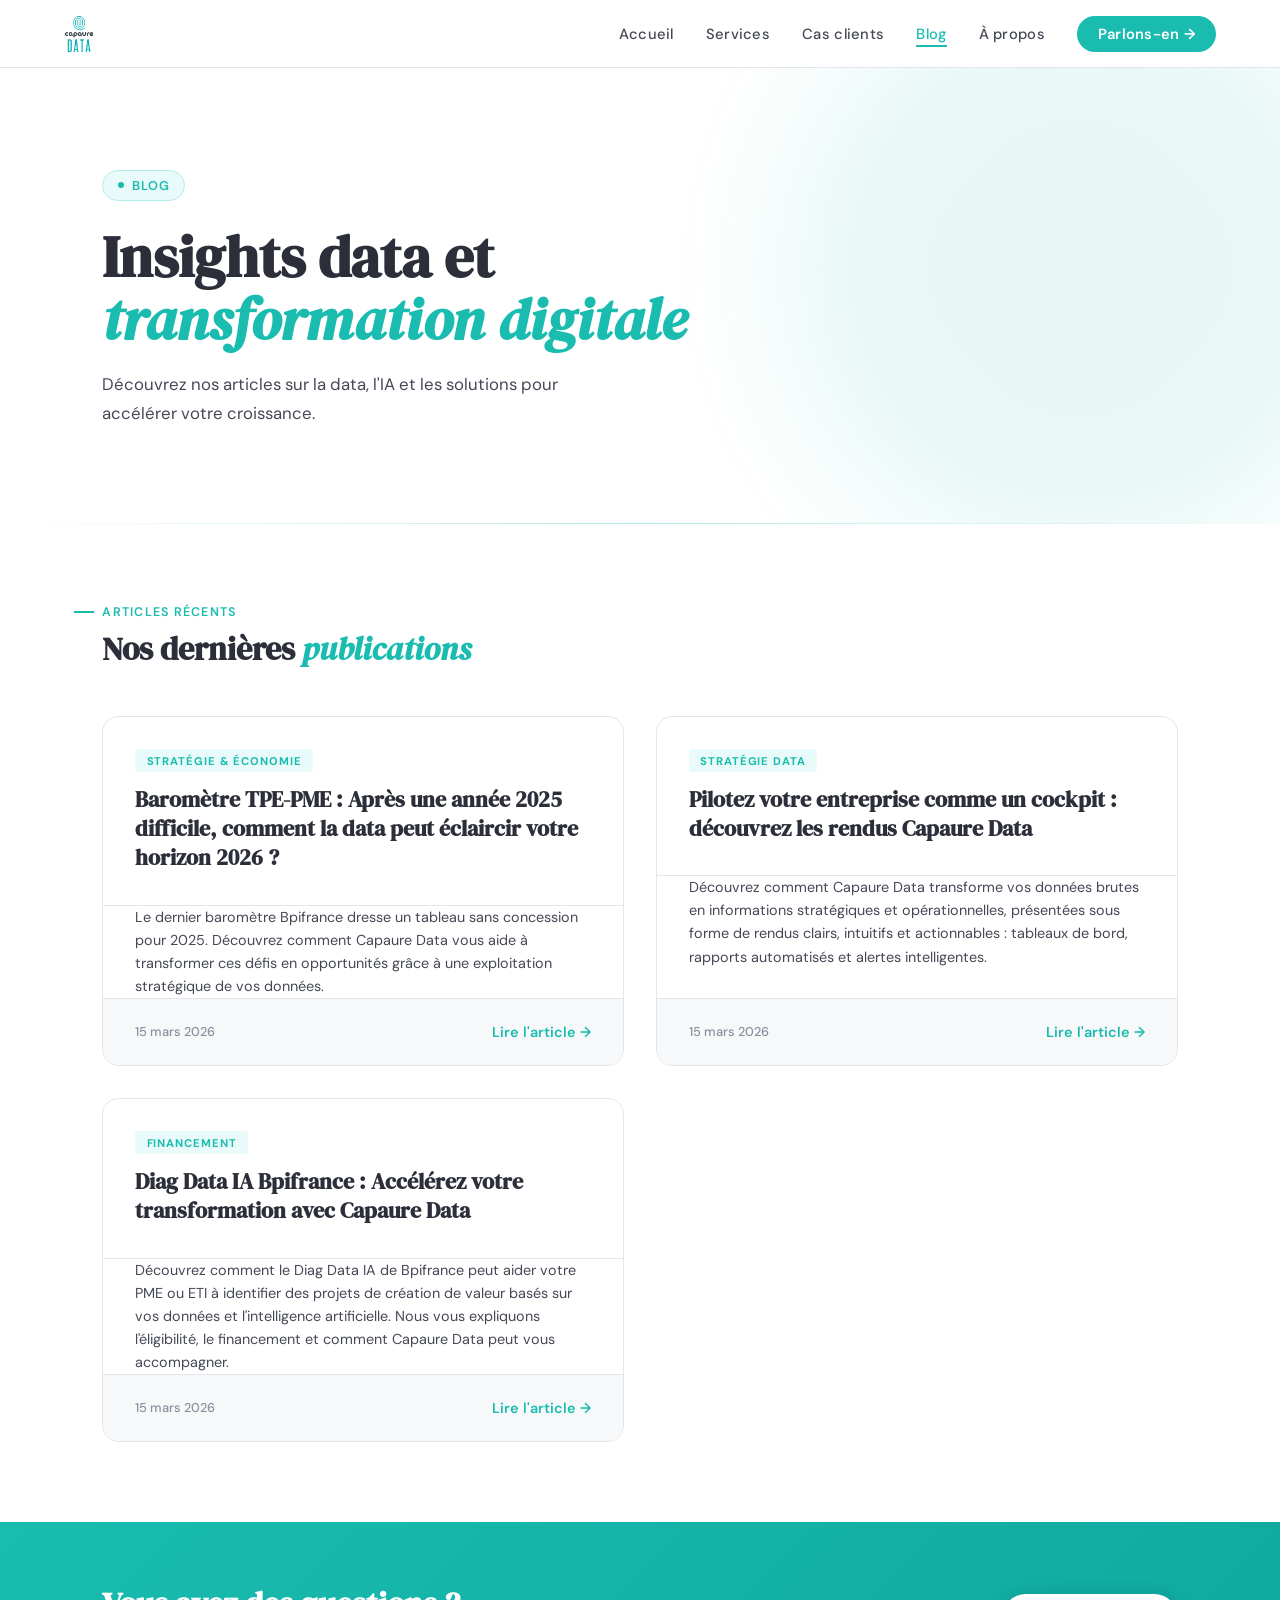
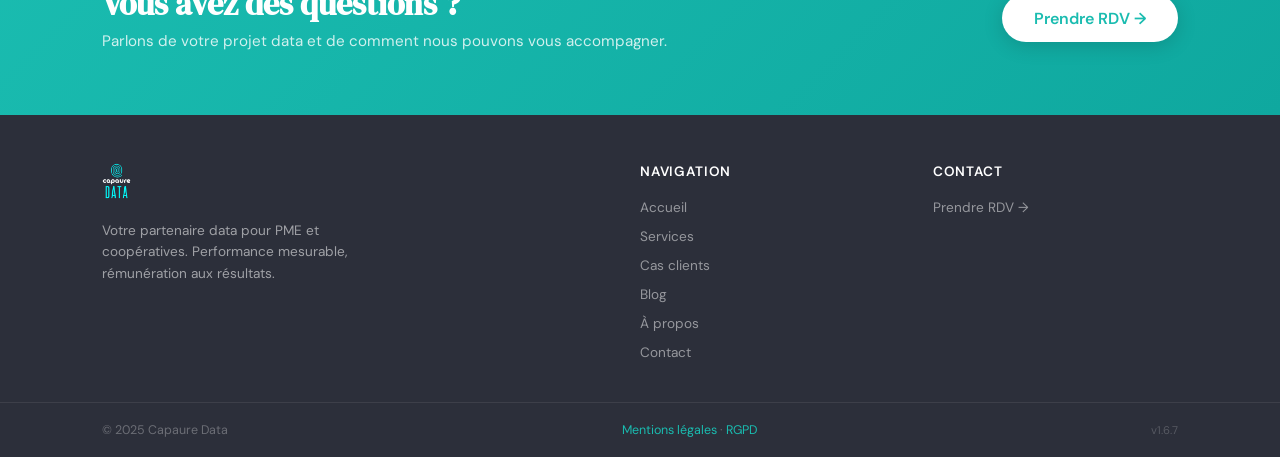
<file: blog.html>
<!DOCTYPE html>
<html lang="fr">
<head>
  <meta charset="UTF-8">
  <meta name="viewport" content="width=device-width, initial-scale=1.0">
  <meta name="description" content="Blog Capaure Data : articles sur la data, l'IA, la transformation digitale et les solutions de financement pour PME et coopératives.">
  <meta name="keywords" content="Blog, Data, IA, Transformation digitale, BPIfrance, Diag Data IA">
  <meta name="author" content="Capaure Data">
  <meta name="robots" content="index, follow">
  <meta property="og:title" content="Blog | Capaure Data">
  <meta property="og:description" content="Découvrez nos articles sur la data, l'IA et la transformation digitale pour PME et coopératives.">
  <meta property="og:type" content="website">
  <meta property="og:url" content="https://capaure.com/blog.html">
  <link rel="canonical" href="https://capaure.com/blog.html">
  <title>Blog | Capaure Data | Articles Data & Transformation Digitale</title>
  <link rel="preconnect" href="https://fonts.googleapis.com">
  <link href="https://fonts.googleapis.com/css2?family=DM+Serif+Display:ital@0;1&family=DM+Sans:wght@300;400;500;600&family=Space+Mono:wght@400;700&display=swap" rel="stylesheet">
  <link rel="stylesheet" href="css/style.css">
</head>
<body>
<nav id="mainNav">
  <a href="index.html" class="nav-logo"><img src="assets/logo.png" alt="Capaure Data"><span class="nav-logo-fallback">Capaure <strong>Data</strong></span></a>
  <ul class="nav-links">
    <li><a href="index.html">Accueil</a></li><li><a href="services.html">Services</a></li>
    <li><a href="cas-clients.html">Cas clients</a></li>
    <li><a href="blog.html" class="active">Blog</a></li>
    <li><a href="a-propos.html">À propos</a></li>
    <li><a href="contact.html" class="nav-cta">Parlons-en →</a></li>
  </ul>
  <div class="nav-burger" id="navBurger"><span></span><span></span><span></span></div>
</nav>

<div class="page-hero"><div class="page-hero-inner">
  <div class="eyebrow-pill">Blog</div>
  <h1>Insights data et <em>transformation digitale</em></h1>
  <p>Découvrez nos articles sur la data, l'IA et les solutions pour accélérer votre croissance.</p>
</div></div>

<section class="reveal" style="padding: 5rem 8vw;">
  <div class="section-label">Articles récents</div>
  <h2>Nos dernières <em>publications</em></h2>
  <div class="blog-grid">
    <article class="blog-card">
      <div class="blog-header">
        <span class="blog-category">Stratégie & Économie</span>
        <h3><a href="blog/barometre-tpe-pme-2026.html">Baromètre TPE-PME : Après une année 2025 difficile, comment la data peut éclaircir votre horizon 2026 ?</a></h3>
      </div>
      <div class="blog-body">
        <p>Le dernier baromètre Bpifrance dresse un tableau sans concession pour 2025. Découvrez comment Capaure Data vous aide à transformer ces défis en opportunités grâce à une exploitation stratégique de vos données.</p>
      </div>
      <div class="blog-footer">
        <span class="blog-date">15 mars 2026</span>
        <a href="blog/barometre-tpe-pme-2026.html" class="blog-link">Lire l'article →</a>
      </div>
    </article>
    <article class="blog-card">
      <div class="blog-header">
        <span class="blog-category">Stratégie Data</span>
        <h3><a href="blog/rendus-capaure-data.html">Pilotez votre entreprise comme un cockpit : découvrez les rendus Capaure Data</a></h3>
      </div>
      <div class="blog-body">
        <p>Découvrez comment Capaure Data transforme vos données brutes en informations stratégiques et opérationnelles, présentées sous forme de rendus clairs, intuitifs et actionnables : tableaux de bord, rapports automatisés et alertes intelligentes.</p>
      </div>
      <div class="blog-footer">
        <span class="blog-date">15 mars 2026</span>
        <a href="blog/rendus-capaure-data.html" class="blog-link">Lire l'article →</a>
      </div>
    </article>
    <article class="blog-card">
      <div class="blog-header">
        <span class="blog-category">Financement</span>
        <h3><a href="blog/diag-data-ia.html">Diag Data IA Bpifrance : Accélérez votre transformation avec Capaure Data</a></h3>
      </div>
      <div class="blog-body">
        <p>Découvrez comment le Diag Data IA de Bpifrance peut aider votre PME ou ETI à identifier des projets de création de valeur basés sur vos données et l'intelligence artificielle. Nous vous expliquons l'éligibilité, le financement et comment Capaure Data peut vous accompagner.</p>
      </div>
      <div class="blog-footer">
        <span class="blog-date">15 mars 2026</span>
        <a href="blog/diag-data-ia.html" class="blog-link">Lire l'article →</a>
      </div>
    </article>
  </div>
</section>

<div class="cta-band reveal">
  <div><h2>Vous avez des questions ?</h2><p>Parlons de votre projet data et de comment nous pouvons vous accompagner.</p></div>
  <a href="contact.html" class="btn-white">Prendre RDV →</a>
</div>

<footer>
  <div class="footer-brand"><img src="assets/logo.png" alt="Capaure Data"><p>Votre partenaire data pour PME et coopératives. Performance mesurable, rémunération aux résultats.</p></div>
  <div><h4>Navigation</h4><ul><li><a href="index.html">Accueil</a></li><li><a href="services.html">Services</a></li><li><a href="cas-clients.html">Cas clients</a></li><li><a href="blog.html">Blog</a></li><li><a href="a-propos.html">À propos</a></li><li><a href="contact.html">Contact</a></li></ul></div>
  <div><h4>Contact</h4><ul><li><a href="contact.html">Prendre RDV →</a></li></ul></div>
</footer>
<div class="footer-bottom"><span>© 2025 Capaure Data</span><span><a href="mentions-legales.html">Mentions légales</a> · <a href="rgpd.html">RGPD</a></span><span style="font-size: 0.7rem; color: rgba(255,255,255,.2);">v1.6.7</span></div>
<script src="js/main.js"></script>
</body>
</html>
</file>
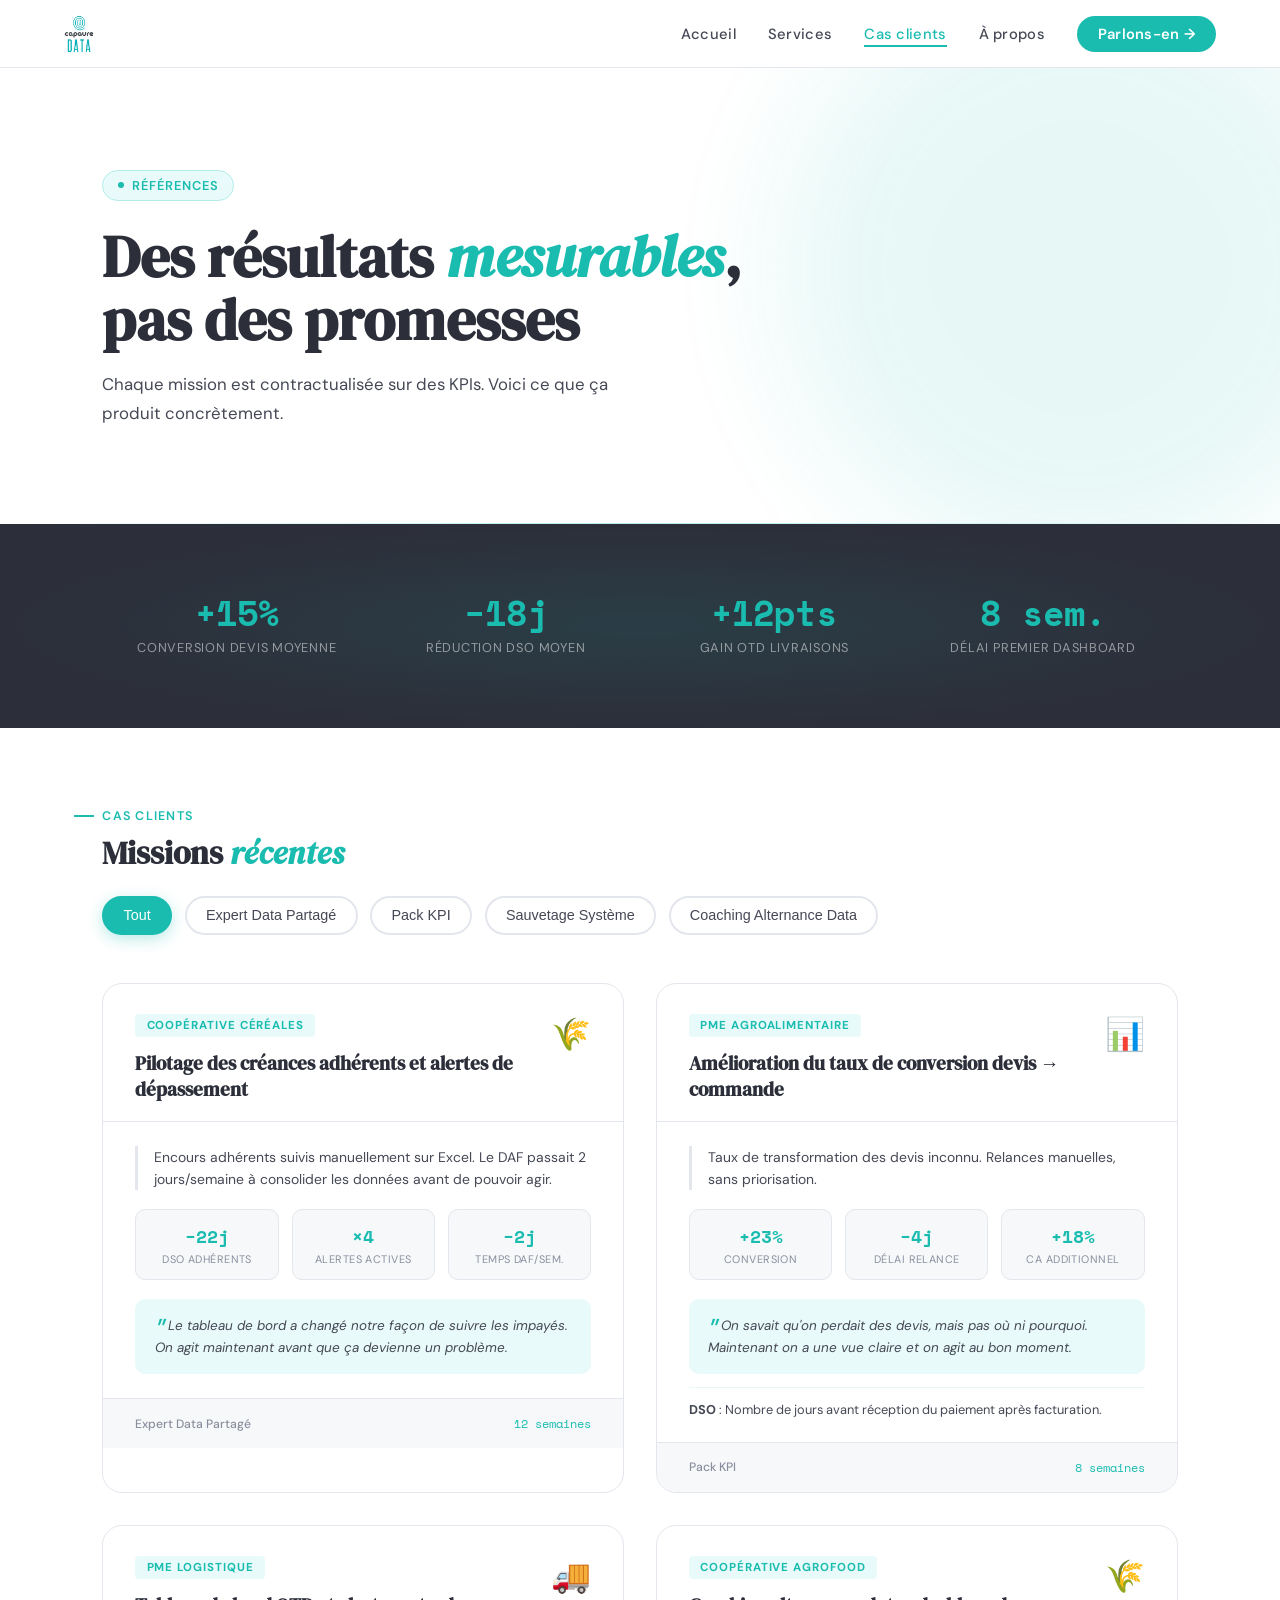
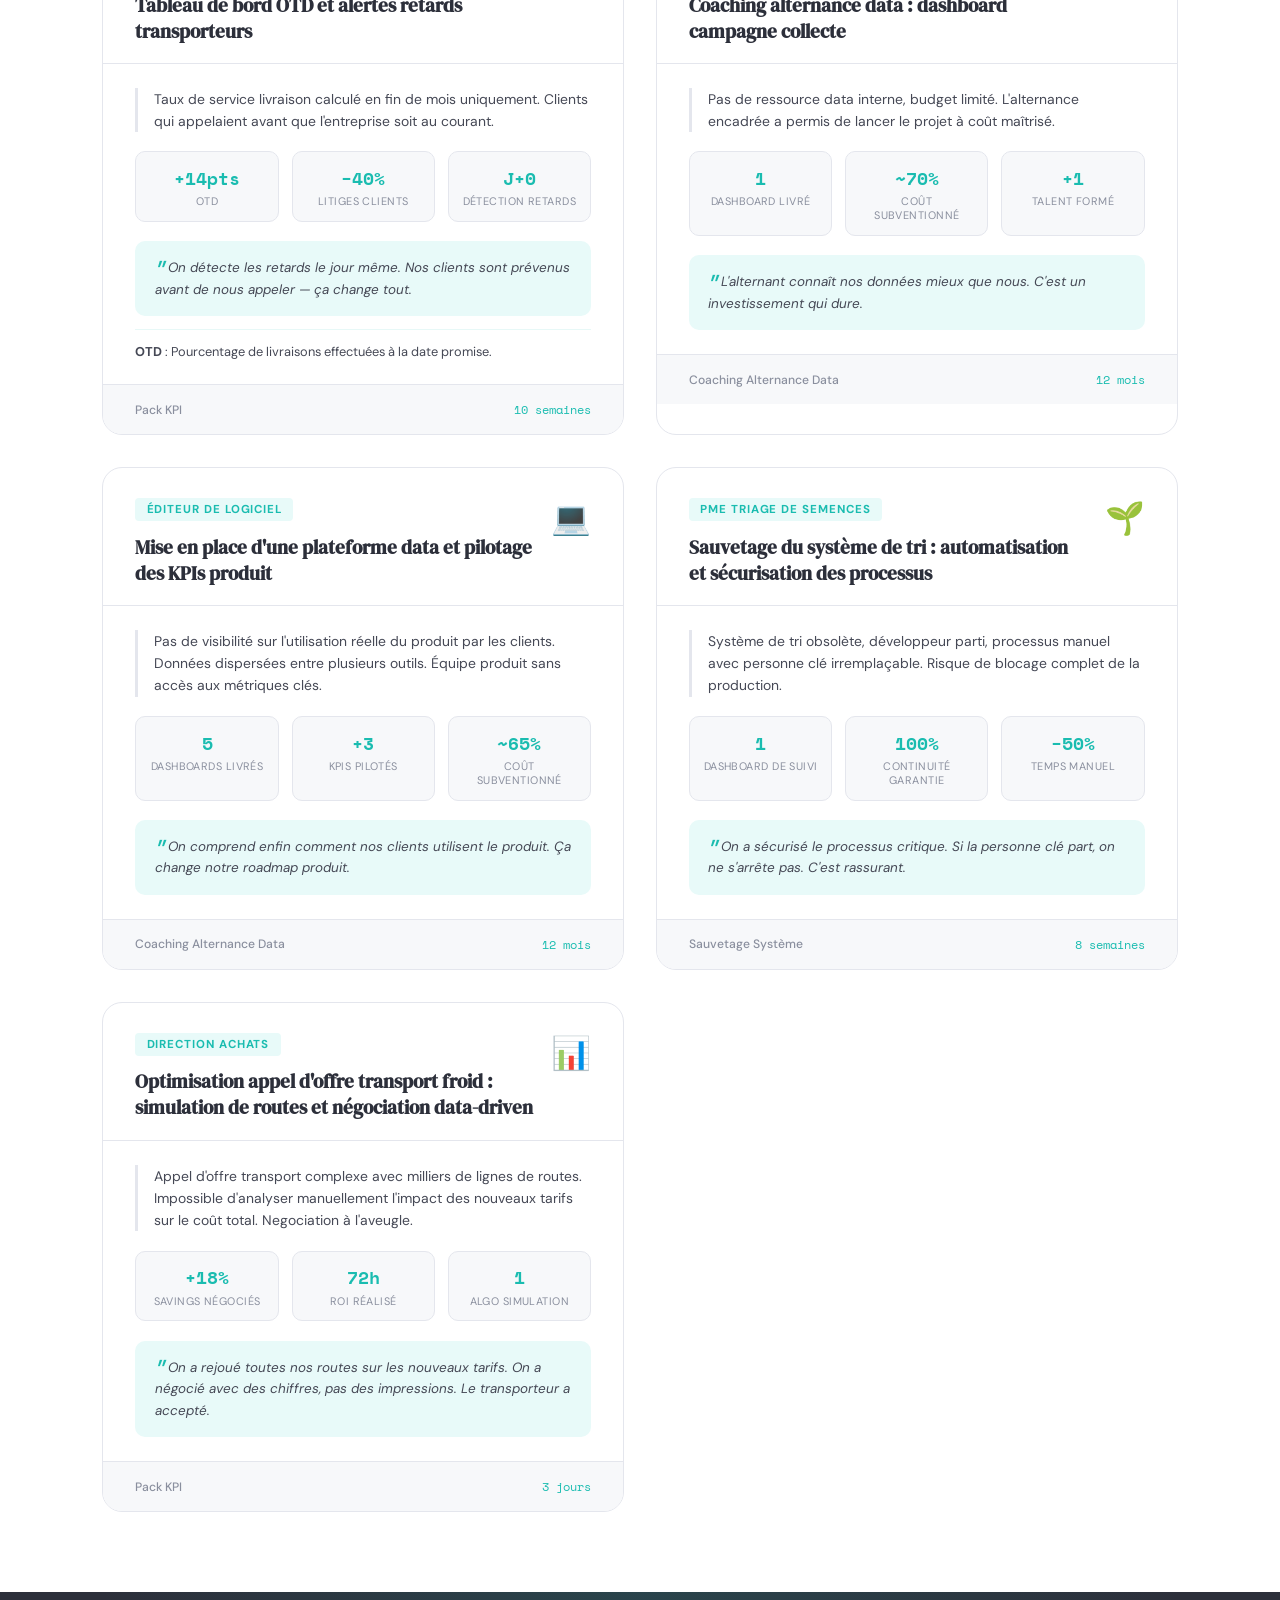
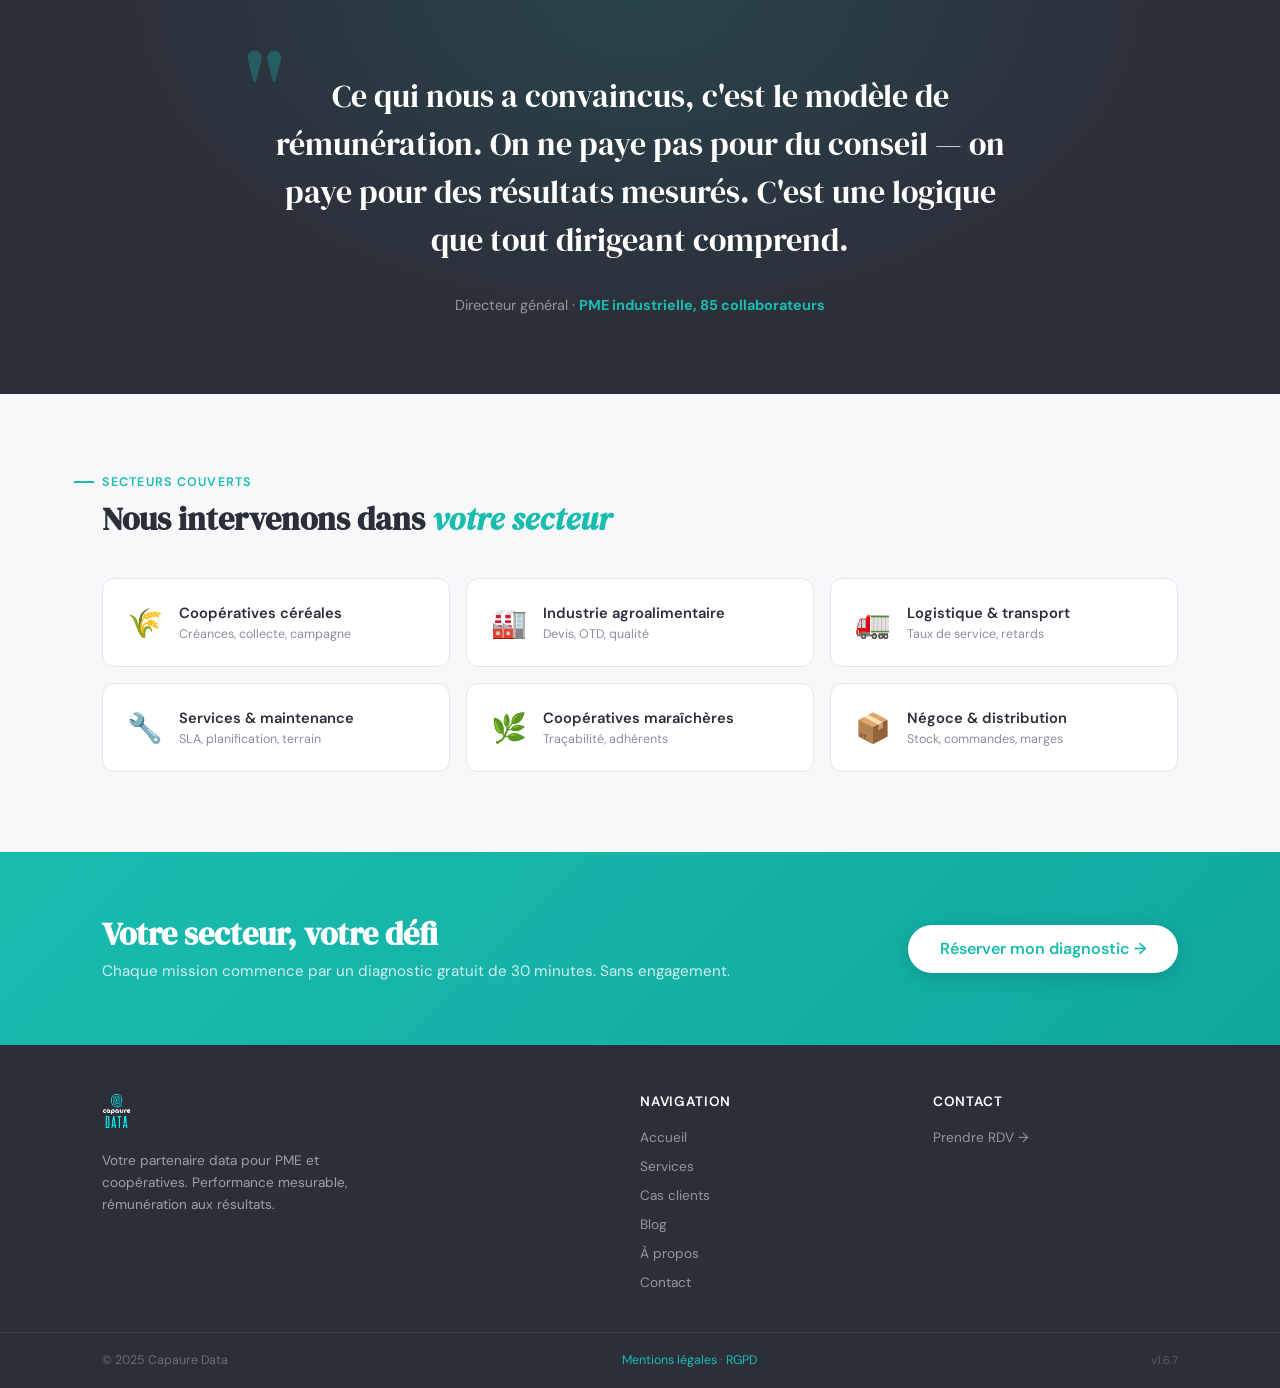
<file: cas-clients.html>
<!DOCTYPE html>
<html lang="fr">
<head>
  <meta charset="UTF-8">
  <meta name="viewport" content="width=device-width, initial-scale=1.0">
  <meta name="description" content="Cas clients Capaure Data : résultats mesurés et ROI démontré pour PME et coopératives. Augmentation de CA, réduction des coûts, optimisation de trésorerie.">
  <meta name="keywords" content="Cas clients, Résultats data, ROI, PME, Coopératives, Performance mesurée">
  <meta name="author" content="Capaure Data">
  <meta name="robots" content="index, follow">
  <meta property="og:title" content="Cas Clients | Capaure Data">
  <meta property="og:description" content="Découvrez les résultats concrets obtenus par nos clients : augmentation de CA, livraisons optimisées, trésorerie améliorée.">
  <meta property="og:type" content="website">
  <meta property="og:url" content="https://capaure.com/cas-clients.html">
  <link rel="canonical" href="https://capaure.com/cas-clients.html">
  <title>Cas Clients | Capaure Data | Résultats mesurés pour PME et Coopératives</title>
  <link rel="preconnect" href="https://fonts.googleapis.com">
  <link href="https://fonts.googleapis.com/css2?family=DM+Serif+Display:ital@0;1&family=DM+Sans:wght@300;400;500;600&family=Space+Mono:wght@400;700&display=swap" rel="stylesheet">
  <link rel="stylesheet" href="css/style.css">
</head>
<body>
<nav id="mainNav">
  <a href="index.html" class="nav-logo"><img src="assets/logo.png" alt="Capaure Data"><span class="nav-logo-fallback">Capaure <strong>Data</strong></span></a>
  <ul class="nav-links">
    <li><a href="index.html">Accueil</a></li><li><a href="services.html">Services</a></li>
    <li><a href="cas-clients.html" class="active">Cas clients</a></li>
    <li><a href="a-propos.html">À propos</a></li>
    <li><a href="contact.html" class="nav-cta">Parlons-en →</a></li>
  </ul>
  <div class="nav-burger" id="navBurger"><span></span><span></span><span></span></div>
</nav>

<div class="page-hero"><div class="page-hero-inner">
  <div class="eyebrow-pill">Références</div>
  <h1>Des résultats <em>mesurables</em>,<br>pas des promesses</h1>
  <p>Chaque mission est contractualisée sur des KPIs. Voici ce que ça produit concrètement.</p>
</div></div>

<div class="stats-band reveal">
  <div class="stat-item"><div class="stat-val">+15%</div><div class="stat-lbl">Conversion devis moyenne</div></div>
  <div class="stat-item"><div class="stat-val">−18j</div><div class="stat-lbl">Réduction DSO moyen</div></div>
  <div class="stat-item"><div class="stat-val">+12pts</div><div class="stat-lbl">Gain OTD livraisons</div></div>
  <div class="stat-item"><div class="stat-val">8 sem.</div><div class="stat-lbl">Délai premier dashboard</div></div>
</div>

<section class="reveal" style="padding: 5rem 8vw;">
  <div class="section-label">Cas clients</div>
  <h2>Missions <em>récentes</em></h2>
  <div class="filter-buttons mb-8 flex flex-wrap gap-2">
    <button class="filter-btn active" data-filter="all">Tout</button>
    <button class="filter-btn" data-filter="expert-data-partage">Expert Data Partagé</button>
    <button class="filter-btn" data-filter="pack-kpi">Pack KPI</button>
    <button class="filter-btn" data-filter="sauvetage-systeme">Sauvetage Système</button>
    <button class="filter-btn" data-filter="coaching-alternance-data">Coaching Alternance Data</button>
  </div>
  <div class="cases-grid">
    <div class="case-card" data-category="expert-data-partage">
      <div class="case-header"><div><span class="case-sector">Coopérative céréales</span><h3>Pilotage des créances adhérents et alertes de dépassement</h3></div><div class="case-icon">🌾</div></div>
      <div class="case-body">
        <p class="case-challenge">Encours adhérents suivis manuellement sur Excel. Le DAF passait 2 jours/semaine à consolider les données avant de pouvoir agir.</p>
        <div class="case-results"><div class="result-item"><div class="result-val">−22j</div><div class="result-lbl">DSO adhérents</div></div><div class="result-item"><div class="result-val">×4</div><div class="result-lbl">Alertes actives</div></div><div class="result-item"><div class="result-val">−2j</div><div class="result-lbl">Temps DAF/sem.</div></div></div>
        <div class="case-quote">Le tableau de bord a changé notre façon de suivre les impayés. On agit maintenant avant que ça devienne un problème.</div>
      </div>
      <div class="case-footer"><span class="case-offer">Expert Data Partagé</span><span class="case-duration">12 semaines</span></div>
    </div>
    <div class="case-card" data-category="pack-kpi">
      <div class="case-header"><div><span class="case-sector">PME agroalimentaire</span><h3>Amélioration du taux de conversion devis → commande</h3></div><div class="case-icon">📊</div></div>
      <div class="case-body">
        <p class="case-challenge">Taux de transformation des devis inconnu. Relances manuelles, sans priorisation.</p>
        <div class="case-results"><div class="result-item"><div class="result-val">+23%</div><div class="result-lbl">Conversion</div></div><div class="result-item"><div class="result-val">−4j</div><div class="result-lbl">Délai relance</div></div><div class="result-item"><div class="result-val">+18%</div><div class="result-lbl">CA additionnel</div></div></div>
        <div class="case-quote">On savait qu'on perdait des devis, mais pas où ni pourquoi. Maintenant on a une vue claire et on agit au bon moment.</div>
        <div style="margin-top:0.8rem;padding-top:0.8rem;border-top:1px solid rgba(26,188,176,.1);font-size:0.8rem;color:var(--dark-soft)"><strong>DSO</strong> : Nombre de jours avant réception du paiement après facturation.</div>
      </div>
      <div class="case-footer"><span class="case-offer">Pack KPI</span><span class="case-duration">8 semaines</span></div>
    </div>
    <div class="case-card" data-category="pack-kpi">
      <div class="case-header"><div><span class="case-sector">PME logistique</span><h3>Tableau de bord OTD et alertes retards transporteurs</h3></div><div class="case-icon">🚚</div></div>
      <div class="case-body">
        <p class="case-challenge">Taux de service livraison calculé en fin de mois uniquement. Clients qui appelaient avant que l'entreprise soit au courant.</p>
        <div class="case-results"><div class="result-item"><div class="result-val">+14pts</div><div class="result-lbl">OTD</div></div><div class="result-item"><div class="result-val">−40%</div><div class="result-lbl">Litiges clients</div></div><div class="result-item"><div class="result-val">J+0</div><div class="result-lbl">Détection retards</div></div></div>
        <div class="case-quote">On détecte les retards le jour même. Nos clients sont prévenus avant de nous appeler — ça change tout.</div>
        <div style="margin-top:0.8rem;padding-top:0.8rem;border-top:1px solid rgba(26,188,176,.1);font-size:0.8rem;color:var(--dark-soft)"><strong>OTD</strong> : Pourcentage de livraisons effectuées à la date promise.</div>
      </div>
      <div class="case-footer"><span class="case-offer">Pack KPI</span><span class="case-duration">10 semaines</span></div>
    </div>
    <div class="case-card" data-category="coaching-alternance-data">
      <div class="case-header"><div><span class="case-sector">Coopérative agrofood</span><h3>Coaching alternance data : dashboard campagne collecte</h3></div><div class="case-icon">🌾</div></div>
      <div class="case-body">
        <p class="case-challenge">Pas de ressource data interne, budget limité. L'alternance encadrée a permis de lancer le projet à coût maîtrisé.</p>
        <div class="case-results"><div class="result-item"><div class="result-val">1</div><div class="result-lbl">Dashboard livré</div></div><div class="result-item"><div class="result-val">~70%</div><div class="result-lbl">Coût subventionné</div></div><div class="result-item"><div class="result-val">+1</div><div class="result-lbl">Talent formé</div></div></div>
        <div class="case-quote">L'alternant connaît nos données mieux que nous. C'est un investissement qui dure.</div>
      </div>
      <div class="case-footer"><span class="case-offer">Coaching Alternance Data</span><span class="case-duration">12 mois</span></div>
    </div>
    <div class="case-card" data-category="coaching-alternance-data">
      <div class="case-header"><div><span class="case-sector">Éditeur de logiciel</span><h3>Mise en place d'une plateforme data et pilotage des KPIs produit</h3></div><div class="case-icon">💻</div></div>
      <div class="case-body">
        <p class="case-challenge">Pas de visibilité sur l'utilisation réelle du produit par les clients. Données dispersées entre plusieurs outils. Équipe produit sans accès aux métriques clés.</p>
        <div class="case-results"><div class="result-item"><div class="result-val">5</div><div class="result-lbl">Dashboards livrés</div></div><div class="result-item"><div class="result-val">+3</div><div class="result-lbl">KPIs pilotés</div></div><div class="result-item"><div class="result-val">~65%</div><div class="result-lbl">Coût subventionné</div></div></div>
        <div class="case-quote">On comprend enfin comment nos clients utilisent le produit. Ça change notre roadmap produit.</div>
      </div>
      <div class="case-footer"><span class="case-offer">Coaching Alternance Data</span><span class="case-duration">12 mois</span></div>
    </div>
    <div class="case-card" data-category="sauvetage-systeme">
      <div class="case-header"><div><span class="case-sector">PME triage de semences</span><h3>Sauvetage du système de tri : automatisation et sécurisation des processus</h3></div><div class="case-icon">🌱</div></div>
      <div class="case-body">
        <p class="case-challenge">Système de tri obsolète, développeur parti, processus manuel avec personne clé irremplaçable. Risque de blocage complet de la production.</p>
        <div class="case-results"><div class="result-item"><div class="result-val">1</div><div class="result-lbl">Dashboard de suivi</div></div><div class="result-item"><div class="result-val">100%</div><div class="result-lbl">Continuité garantie</div></div><div class="result-item"><div class="result-val">−50%</div><div class="result-lbl">Temps manuel</div></div></div>
        <div class="case-quote">On a sécurisé le processus critique. Si la personne clé part, on ne s'arrête pas. C'est rassurant.</div>
      </div>
      <div class="case-footer"><span class="case-offer">Sauvetage Système</span><span class="case-duration">8 semaines</span></div>
    </div>
    <div class="case-card" data-category="pack-kpi">
      <div class="case-header"><div><span class="case-sector">Direction Achats</span><h3>Optimisation appel d'offre transport froid : simulation de routes et négociation data-driven</h3></div><div class="case-icon">📊</div></div>
      <div class="case-body">
        <p class="case-challenge">Appel d'offre transport complexe avec milliers de lignes de routes. Impossible d'analyser manuellement l'impact des nouveaux tarifs sur le coût total. Negociation à l'aveugle.</p>
        <div class="case-results"><div class="result-item"><div class="result-val">+18%</div><div class="result-lbl">Savings négociés</div></div><div class="result-item"><div class="result-val">72h</div><div class="result-lbl">ROI réalisé</div></div><div class="result-item"><div class="result-val">1</div><div class="result-lbl">Algo simulation</div></div></div>
        <div class="case-quote">On a rejoué toutes nos routes sur les nouveaux tarifs. On a négocié avec des chiffres, pas des impressions. Le transporteur a accepté.</div>
      </div>
      <div class="case-footer"><span class="case-offer">Pack KPI</span><span class="case-duration">3 jours</span></div>
    </div>
  </div>
</section>

<section class="testimonial-section reveal">
  <div class="testimonial-quote">Ce qui nous a convaincus, c'est le modèle de rémunération. On ne paye pas pour du conseil — on paye pour des résultats mesurés. C'est une logique que tout dirigeant comprend.</div>
  <div class="testimonial-author">Directeur général · <strong>PME industrielle, 85 collaborateurs</strong></div>
</section>

<section class="reveal" style="background:var(--light); padding: 5rem 8vw;">
  <div class="section-label">Secteurs couverts</div>
  <h2>Nous intervenons dans <em>votre secteur</em></h2>
  <div class="sectors-list">
    <div class="sector-item"><div class="sector-emoji">🌾</div><div><div class="sector-name">Coopératives céréales</div><div class="sector-desc">Créances, collecte, campagne</div></div></div>
    <div class="sector-item"><div class="sector-emoji">🏭</div><div><div class="sector-name">Industrie agroalimentaire</div><div class="sector-desc">Devis, OTD, qualité</div></div></div>
    <div class="sector-item"><div class="sector-emoji">🚛</div><div><div class="sector-name">Logistique & transport</div><div class="sector-desc">Taux de service, retards</div></div></div>
    <div class="sector-item"><div class="sector-emoji">🔧</div><div><div class="sector-name">Services & maintenance</div><div class="sector-desc">SLA, planification, terrain</div></div></div>
    <div class="sector-item"><div class="sector-emoji">🌿</div><div><div class="sector-name">Coopératives maraîchères</div><div class="sector-desc">Traçabilité, adhérents</div></div></div>
    <div class="sector-item"><div class="sector-emoji">📦</div><div><div class="sector-name">Négoce & distribution</div><div class="sector-desc">Stock, commandes, marges</div></div></div>
  </div>
</section>

<div class="cta-band reveal">
  <div><h2>Votre secteur, votre défi</h2><p>Chaque mission commence par un diagnostic gratuit de 30 minutes. Sans engagement.</p></div>
  <a href="contact.html" class="btn-white">Réserver mon diagnostic →</a>
</div>

<footer>
  <div class="footer-brand"><img src="assets/logo.png" alt="Capaure Data"><p>Votre partenaire data pour PME et coopératives. Performance mesurable, rémunération aux résultats.</p></div>
  <div><h4>Navigation</h4><ul><li><a href="index.html">Accueil</a></li><li><a href="services.html">Services</a></li><li><a href="cas-clients.html">Cas clients</a></li>
    <li><a href="blog.html">Blog</a></li><li><a href="a-propos.html">À propos</a></li><li><a href="contact.html">Contact</a></li></ul></div>
  <div><h4>Contact</h4><ul><li><a href="contact.html">Prendre RDV →</a></li></ul></div>
</footer>
<div class="footer-bottom"><span>© 2025 Capaure Data</span><span><a href="mentions-legales.html">Mentions légales</a> · <a href="rgpd.html">RGPD</a></span><span style="font-size: 0.7rem; color: rgba(255,255,255,.2);">v1.6.7</span></div>
<script src="js/main.js"></script>
</body>
</html>
</file>
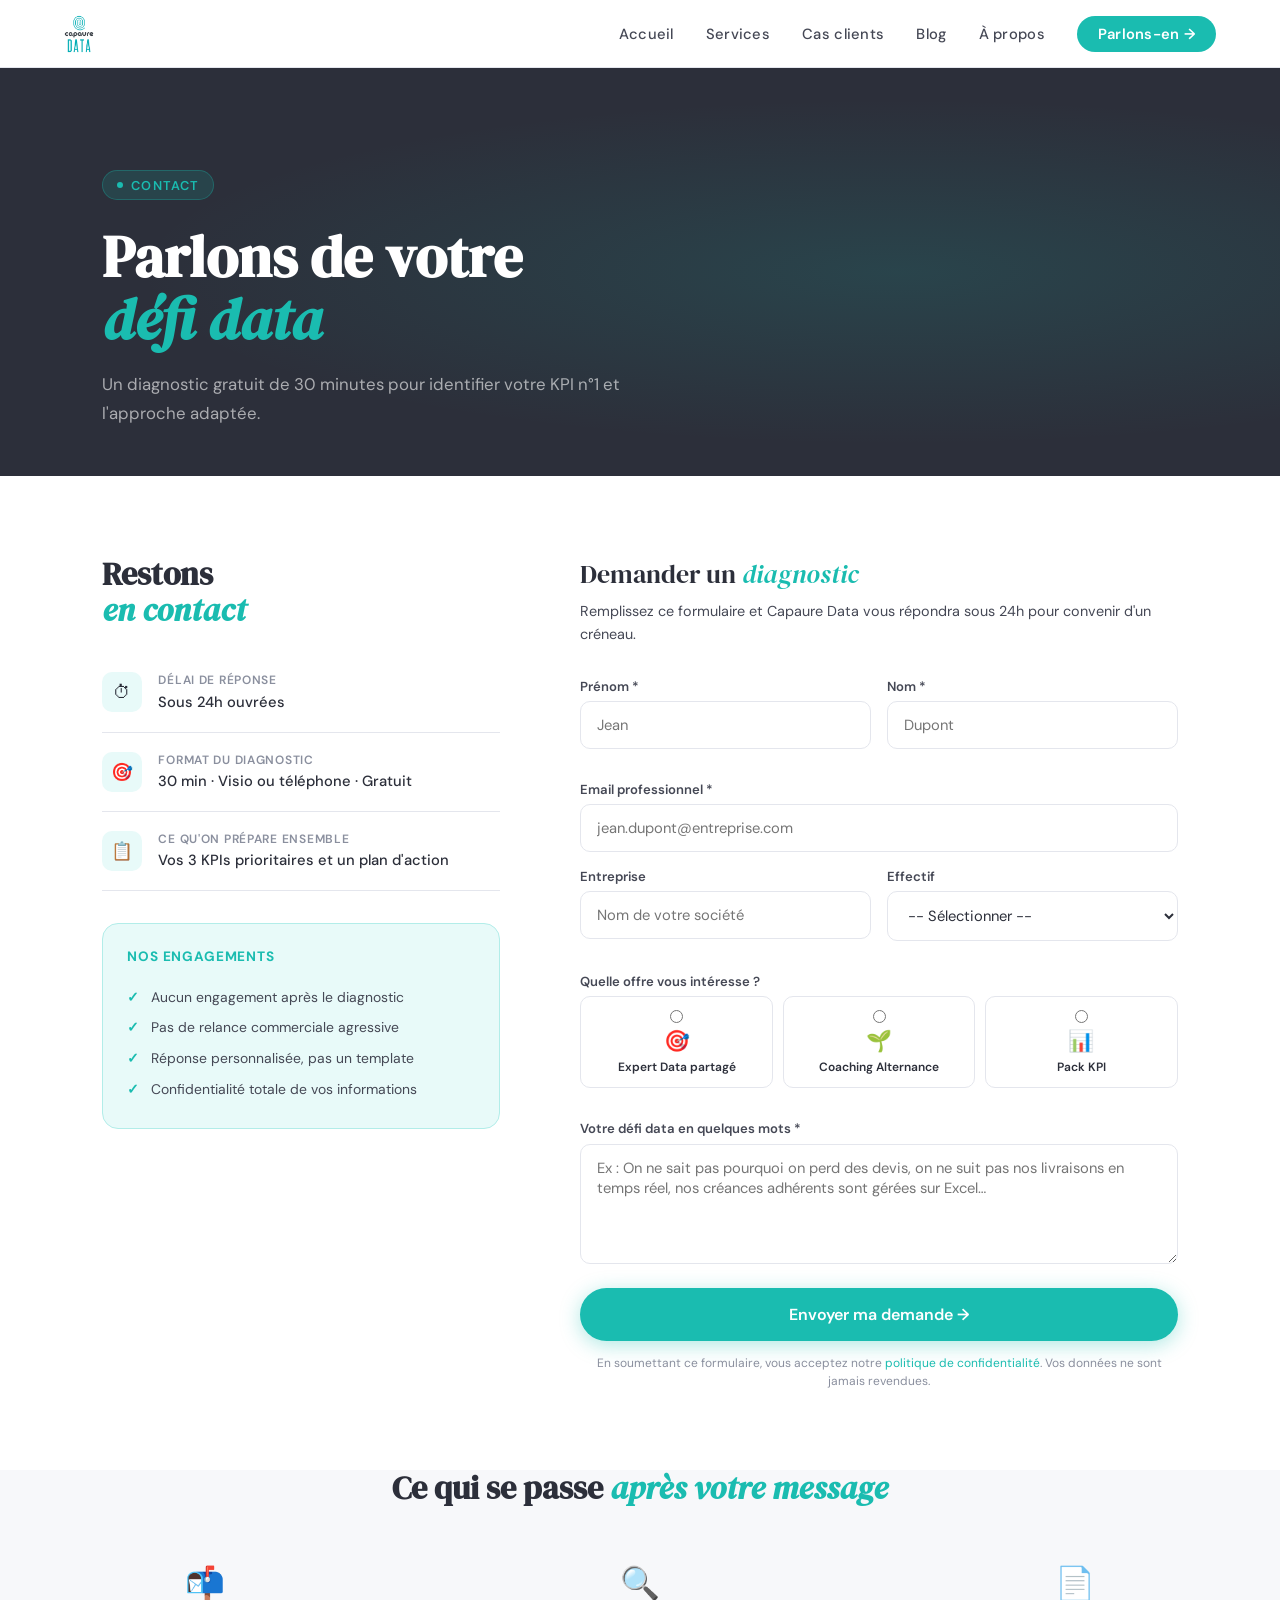
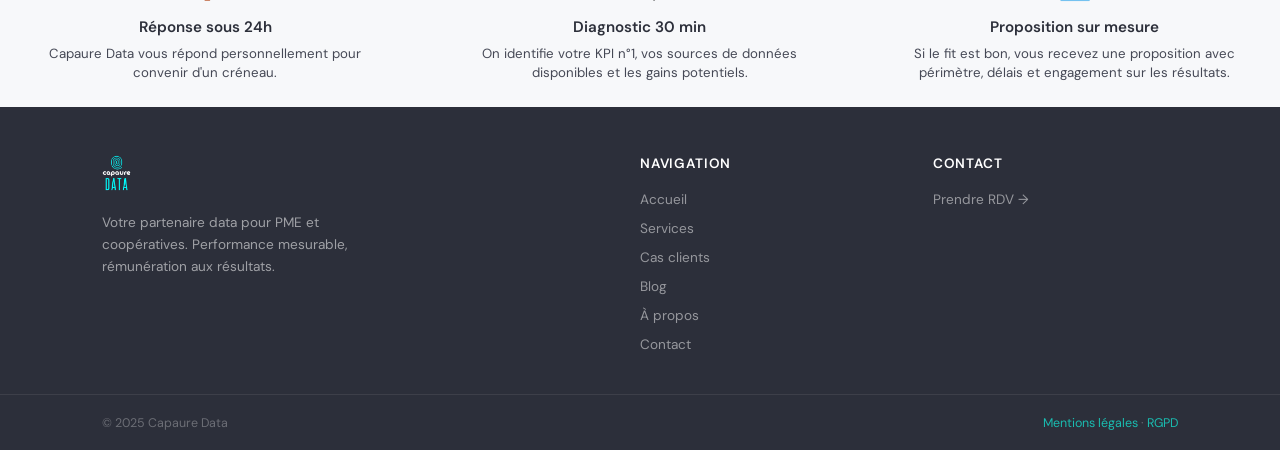
<file: contact.html>
<!DOCTYPE html>
<html lang="fr">
<head>
  <meta charset="UTF-8">
  <meta name="viewport" content="width=device-width, initial-scale=1.0">
  <meta name="description" content="Contactez Capaure Data pour un diagnostic gratuit de 30 minutes. Identifiez vos leviers de performance data sans engagement.">
  <meta name="keywords" content="Contact, Diagnostic gratuit, Capaure Data, PME, Coopératives">
  <meta name="author" content="Capaure Data">
  <meta name="robots" content="index, follow">
  <meta property="og:title" content="Contact | Capaure Data">
  <meta property="og:description" content="Prenez rendez-vous pour un diagnostic data gratuit. 30 minutes, aucun engagement.">
  <meta property="og:type" content="website">
  <meta property="og:url" content="https://capaure.com/contact.html">
  <link rel="canonical" href="https://capaure.com/contact.html">
  <title>Contact | Capaure Data | Diagnostic Gratuit 30 Minutes</title>
  <link rel="preconnect" href="https://fonts.googleapis.com">
  <link href="https://fonts.googleapis.com/css2?family=DM+Serif+Display:ital@0;1&family=DM+Sans:wght@300;400;500;600&family=Space+Mono:wght@400;700&display=swap" rel="stylesheet">
  <link rel="stylesheet" href="css/style.css">
</head>
<body>
<nav id="mainNav">
  <a href="index.html" class="nav-logo"><img src="assets/logo.png" alt="Capaure Data"><span class="nav-logo-fallback">Capaure <strong>Data</strong></span></a>
  <ul class="nav-links">
    <li><a href="index.html">Accueil</a></li><li><a href="services.html">Services</a></li>
    <li><a href="cas-clients.html">Cas clients</a></li>
    <li><a href="blog.html">Blog</a></li><li><a href="a-propos.html">À propos</a></li>
    <li><a href="contact.html" class="active nav-cta">Parlons-en →</a></li>
  </ul>
  <div class="nav-burger" id="navBurger"><span></span><span></span><span></span></div>
</nav>

<div class="contact-hero">
  <div class="contact-hero-inner">
    <div class="eyebrow-pill">Contact</div>
    <h1>Parlons de votre<br><em>défi data</em></h1>
    <p>Un diagnostic gratuit de 30 minutes pour identifier votre KPI n°1 et l'approche adaptée.</p>
  </div>
</div>

<div class="contact-main reveal">
  <div>
    <h2 style="margin-bottom:1.5rem">Restons<br><em>en contact</em></h2>

    <div class="info-item"><div class="info-icon">⏱</div><div><div class="info-label">Délai de réponse</div><div class="info-value">Sous 24h ouvrées</div></div></div>
    <div class="info-item"><div class="info-icon">🎯</div><div><div class="info-label">Format du diagnostic</div><div class="info-value">30 min · Visio ou téléphone · Gratuit</div></div></div>
    <div class="info-item"><div class="info-icon">📋</div><div><div class="info-label">Ce qu'on prépare ensemble</div><div class="info-value">Vos 3 KPIs prioritaires et un plan d'action</div></div></div>
    <div class="engagements">
      <h3>Nos engagements</h3>
      <div class="engagement-item">Aucun engagement après le diagnostic</div>
      <div class="engagement-item">Pas de relance commerciale agressive</div>
      <div class="engagement-item">Réponse personnalisée, pas un template</div>
      <div class="engagement-item">Confidentialité totale de vos informations</div>
    </div>
  </div>
  <div>
    <div class="form-title">Demander un <em>diagnostic</em></div>
    <p class="form-subtitle">Remplissez ce formulaire et Capaure Data vous répondra sous 24h pour convenir d'un créneau.</p>
    <form id="contactForm" action="https://formspree.io/f/mjgaypjv" method="POST">
      <div class="form-row">
        <div class="form-group"><label>Prénom *</label><input type="text" name="prenom" placeholder="Jean" required></div>
        <div class="form-group"><label>Nom *</label><input type="text" name="nom" placeholder="Dupont" required></div>
      </div>
      <div class="form-group"><label>Email professionnel *</label><input type="email" name="email" placeholder="jean.dupont@entreprise.com" required></div>
      <div class="form-row">
        <div class="form-group"><label>Entreprise</label><input type="text" name="entreprise" placeholder="Nom de votre société"></div>
        <div class="form-group"><label>Effectif</label>
          <select name="effectif">
            <option value="">-- Sélectionner --</option>
            <option>Moins de 20 personnes</option>
            <option>20 à 100 personnes</option>
            <option>100 à 500 personnes</option>
            <option>Plus de 500 personnes</option>
          </select>
        </div>
      </div>
      <div class="form-group">
        <label>Quelle offre vous intéresse ?</label>
        <div class="offer-choices">
          <label class="offer-choice"><input type="radio" name="offre" value="Expert Data partagé"><div class="offer-choice-icon">🎯</div><div class="offer-choice-label">Expert Data partagé</div></label>
          <label class="offer-choice"><input type="radio" name="offre" value="Coaching Alternance"><div class="offer-choice-icon">🌱</div><div class="offer-choice-label">Coaching Alternance</div></label>
          <label class="offer-choice"><input type="radio" name="offre" value="Pack KPI"><div class="offer-choice-icon">📊</div><div class="offer-choice-label">Pack KPI</div></label>
        </div>
      </div>
      <div class="form-group"><label>Votre défi data en quelques mots *</label><textarea name="message" placeholder="Ex : On ne sait pas pourquoi on perd des devis, on ne suit pas nos livraisons en temps réel, nos créances adhérents sont gérées sur Excel…" required></textarea></div>
      <button type="submit" class="btn-submit">Envoyer ma demande →</button>
      <p class="form-rgpd">En soumettant ce formulaire, vous acceptez notre <a href="#">politique de confidentialité</a>. Vos données ne sont jamais revendues.</p>
    </form>
    <div class="form-success" id="formSuccess">
      <div class="success-icon">✅</div>
      <h3>Message bien reçu !</h3>
      <p>Capaure Data vous répondra sous 24h ouvrées.<br><br>En attendant, consultez nos <a href="cas-clients.html">cas clients</a> pour voir ce qu'on a livré concrètement.</p>
    </div>
  </div>
</div>

<section class="reveal" style="background:var(--light)">
  <div style="text-align:center;margin-bottom:1rem"><h2>Ce qui se passe <em>après votre message</em></h2></div>
  <div class="reassurance-grid">
    <div class="reassurance-item"><div class="reassurance-icon">📬</div><h3>Réponse sous 24h</h3><p>Capaure Data vous répond personnellement pour convenir d'un créneau.</p></div>
    <div class="reassurance-item"><div class="reassurance-icon">🔍</div><h3>Diagnostic 30 min</h3><p>On identifie votre KPI n°1, vos sources de données disponibles et les gains potentiels.</p></div>
    <div class="reassurance-item"><div class="reassurance-icon">📄</div><h3>Proposition sur mesure</h3><p>Si le fit est bon, vous recevez une proposition avec périmètre, délais et engagement sur les résultats.</p></div>
  </div>
</section>

<footer>
  <div class="footer-brand"><img src="assets/logo.png" alt="Capaure Data"><p>Votre partenaire data pour PME et coopératives. Performance mesurable, rémunération aux résultats.</p></div>
  <div><h4>Navigation</h4><ul><li><a href="index.html">Accueil</a></li><li><a href="services.html">Services</a></li><li><a href="cas-clients.html">Cas clients</a></li>
    <li><a href="blog.html">Blog</a></li><li><a href="a-propos.html">À propos</a></li><li><a href="contact.html">Contact</a></li></ul></div>
  <div><h4>Contact</h4><ul><li><a href="contact.html">Prendre RDV →</a></li></ul></div>
</footer>
<div class="footer-bottom"><span>© 2025 Capaure Data</span><span><a href="#">Mentions légales</a> · <a href="#">RGPD</a></span></div>
<script src="js/main.js"></script>
</body>
</html>
</file>
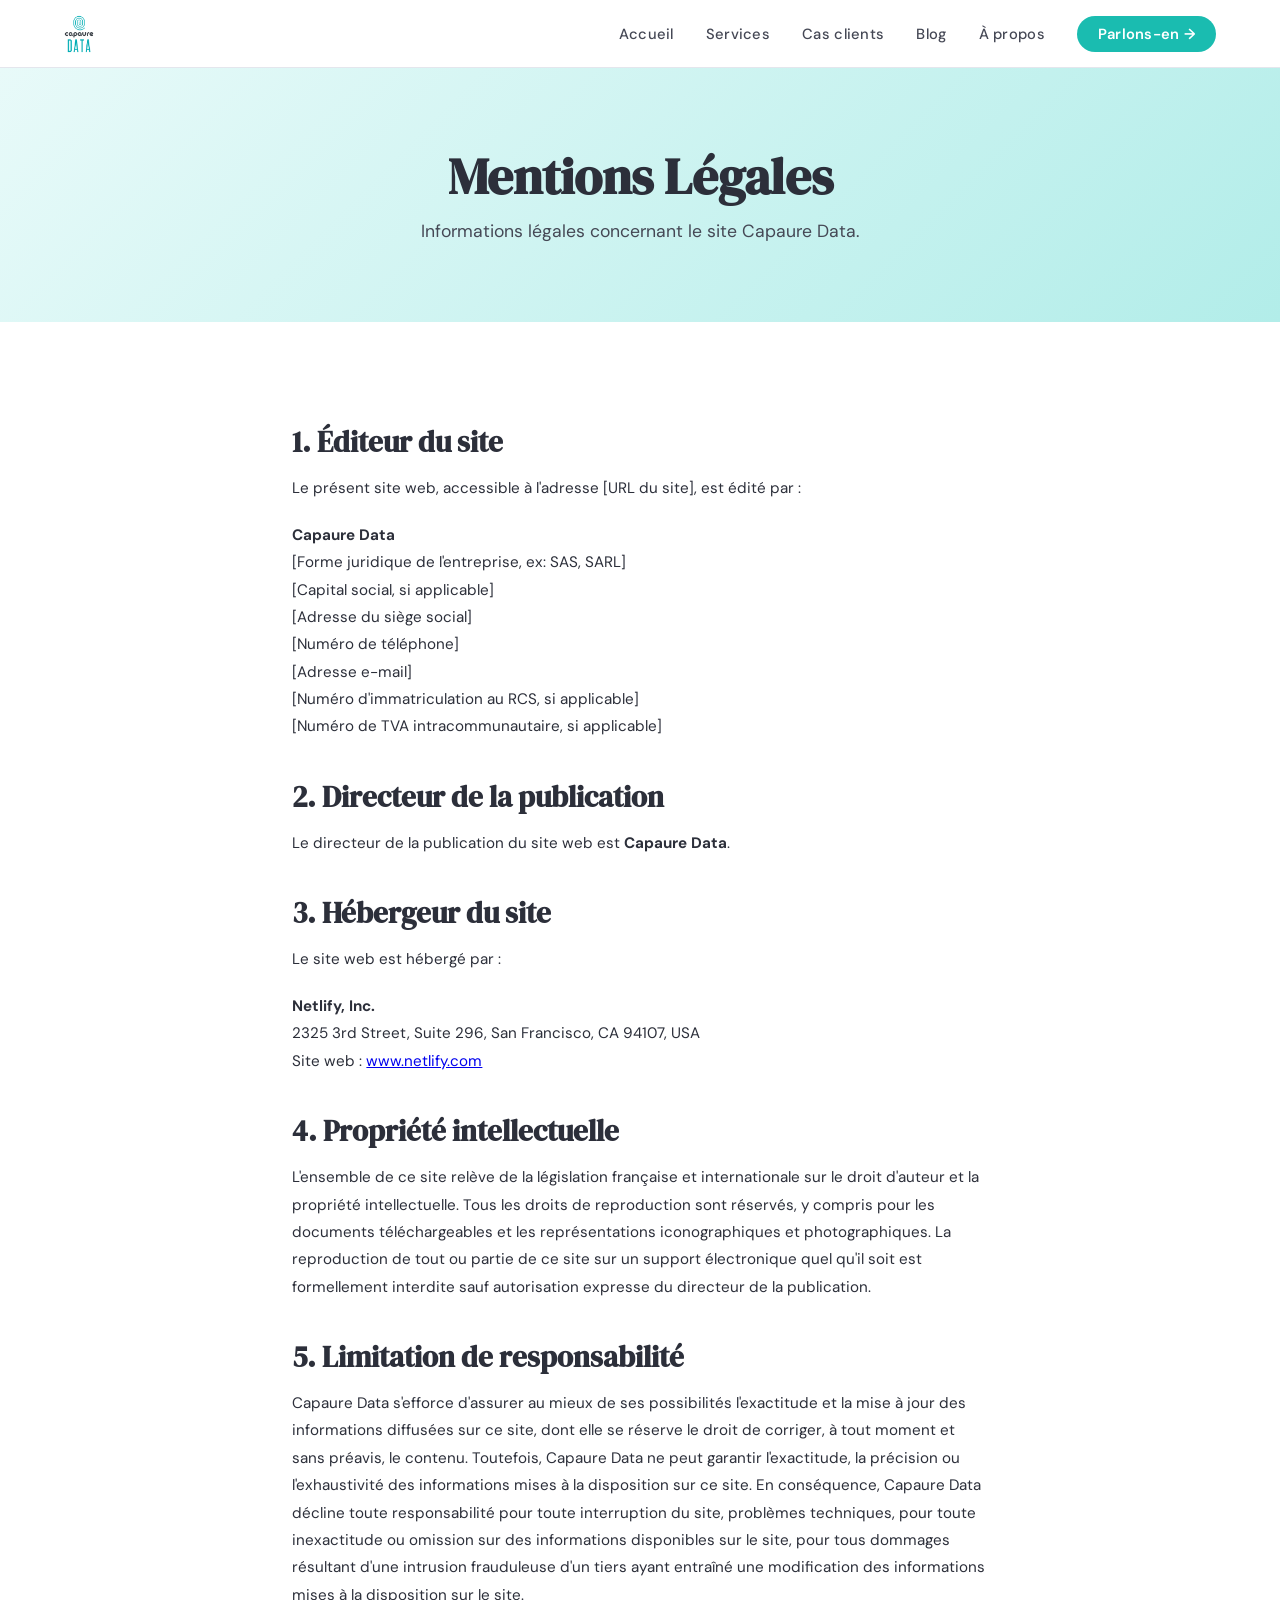
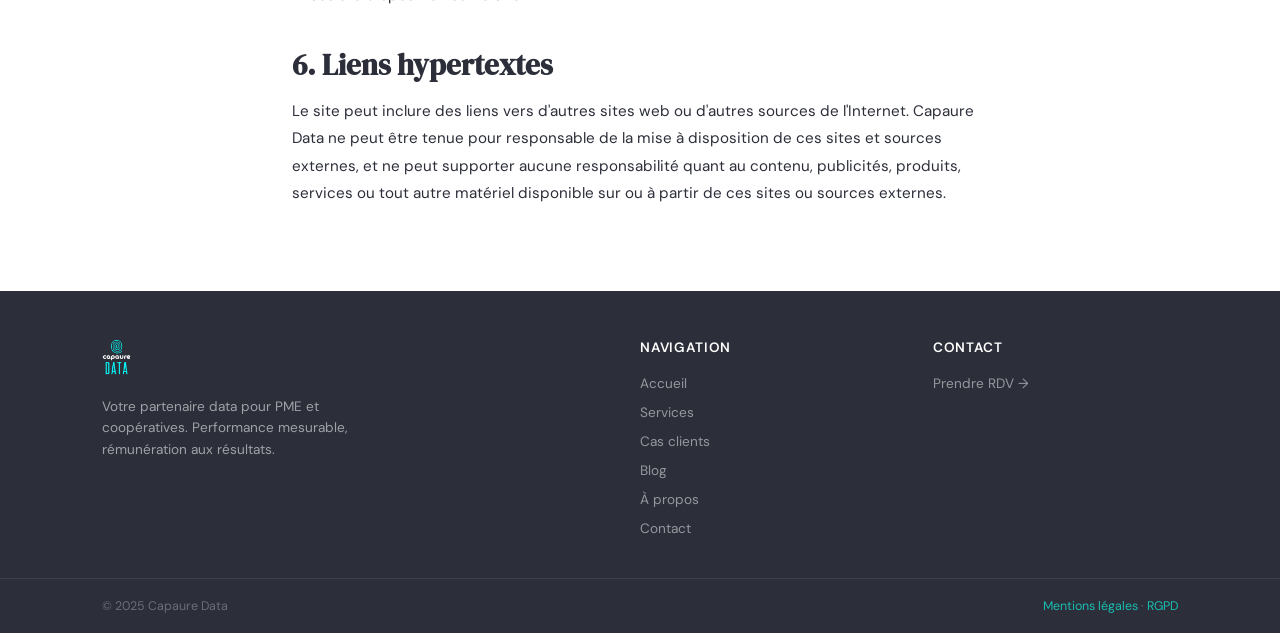
<file: mentions-legales.html>
<!DOCTYPE html>
<html lang="fr">
<head>
  <meta charset="UTF-8">
  <meta name="viewport" content="width=device-width, initial-scale=1.0">
  <meta name="description" content="Mentions légales du site Capaure Data.">
  <meta name="keywords" content="Mentions légales, Capaure Data, informations légales">
  <meta name="author" content="Capaure Data">
  <meta name="robots" content="noindex, nofollow">
  <title>Mentions Légales | Capaure Data</title>
  <link rel="preconnect" href="https://fonts.googleapis.com">
  <link href="https://fonts.googleapis.com/css2?family=DM+Serif+Display:ital@0;1&family=DM+Sans:wght@300;400;500;600&family=Space+Mono:wght@400;700&display=swap" rel="stylesheet">
  <link rel="stylesheet" href="css/style.css">
</head>
<body>
<nav id="mainNav">
  <a href="index.html" class="nav-logo"><img src="assets/logo.png" alt="Capaure Data"><span class="nav-logo-fallback">Capaure <strong>Data</strong></span></a>
  <ul class="nav-links">
    <li><a href="index.html">Accueil</a></li><li><a href="services.html">Services</a></li>
    <li><a href="cas-clients.html">Cas clients</a></li>
    <li><a href="blog.html">Blog</a></li>
    <li><a href="a-propos.html">À propos</a></li>
    <li><a href="contact.html" class="nav-cta">Parlons-en →</a></li>
  </ul>
  <div class="nav-burger" id="navBurger"><span></span><span></span><span></span></div>
</nav>

<article class="blog-article reveal">
  <div class="article-header" style="padding: 5rem 8vw; background: linear-gradient(135deg, var(--teal-light), var(--teal-mid)); text-align: center;">
    <h1 style="font-size: clamp(2rem, 4vw, 3.2rem); margin-bottom: 1rem;">Mentions Légales</h1>
    <p style="font-size: 1.1rem; color: var(--dark-soft); max-width: 800px; margin: 0 auto;">Informations légales concernant le site Capaure Data.</p>
  </div>

  <div class="article-content" style="padding: 4rem 8vw; max-width: 900px; margin: 0 auto;">
    <h2>1. Éditeur du site</h2>
    <p>Le présent site web, accessible à l'adresse [URL du site], est édité par :</p>
    <p><strong>Capaure Data</strong><br>
    [Forme juridique de l'entreprise, ex: SAS, SARL]<br>
    [Capital social, si applicable]<br>
    [Adresse du siège social]<br>
    [Numéro de téléphone]<br>
    [Adresse e-mail]<br>
    [Numéro d'immatriculation au RCS, si applicable]<br>
    [Numéro de TVA intracommunautaire, si applicable]</p>

    <h2>2. Directeur de la publication</h2>
    <p>Le directeur de la publication du site web est <strong>Capaure Data</strong>.</p>

    <h2>3. Hébergeur du site</h2>
    <p>Le site web est hébergé par :</p>
    <p><strong>Netlify, Inc.</strong><br>
    2325 3rd Street, Suite 296, San Francisco, CA 94107, USA<br>
    Site web : <a href="https://www.netlify.com" target="_blank">www.netlify.com</a></p>

    <h2>4. Propriété intellectuelle</h2>
    <p>L'ensemble de ce site relève de la législation française et internationale sur le droit d'auteur et la propriété intellectuelle. Tous les droits de reproduction sont réservés, y compris pour les documents téléchargeables et les représentations iconographiques et photographiques. La reproduction de tout ou partie de ce site sur un support électronique quel qu'il soit est formellement interdite sauf autorisation expresse du directeur de la publication.</p>

    <h2>5. Limitation de responsabilité</h2>
    <p>Capaure Data s'efforce d'assurer au mieux de ses possibilités l'exactitude et la mise à jour des informations diffusées sur ce site, dont elle se réserve le droit de corriger, à tout moment et sans préavis, le contenu. Toutefois, Capaure Data ne peut garantir l'exactitude, la précision ou l'exhaustivité des informations mises à la disposition sur ce site. En conséquence, Capaure Data décline toute responsabilité pour toute interruption du site, problèmes techniques, pour toute inexactitude ou omission sur des informations disponibles sur le site, pour tous dommages résultant d'une intrusion frauduleuse d'un tiers ayant entraîné une modification des informations mises à la disposition sur le site.</p>

    <h2>6. Liens hypertextes</h2>
    <p>Le site peut inclure des liens vers d'autres sites web ou d'autres sources de l'Internet. Capaure Data ne peut être tenue pour responsable de la mise à disposition de ces sites et sources externes, et ne peut supporter aucune responsabilité quant au contenu, publicités, produits, services ou tout autre matériel disponible sur ou à partir de ces sites ou sources externes.</p>
  </div>
</article>

<footer>
  <div class="footer-brand"><img src="assets/logo.png" alt="Capaure Data"><p>Votre partenaire data pour PME et coopératives. Performance mesurable, rémunération aux résultats.</p></div>
  <div><h4>Navigation</h4><ul><li><a href="index.html">Accueil</a></li><li><a href="services.html">Services</a></li><li><a href="cas-clients.html">Cas clients</a></li><li><a href="blog.html">Blog</a></li><li><a href="a-propos.html">À propos</a></li><li><a href="contact.html">Contact</a></li></ul></div>
  <div><h4>Contact</h4><ul><li><a href="contact.html">Prendre RDV →</a></li></ul></div>
</footer>
<div class="footer-bottom"><span>© 2025 Capaure Data</span><span><a href="mentions-legales.html">Mentions légales</a> · <a href="rgpd.html">RGPD</a></span></div>
<script src="js/main.js"></script>
</body>
</html>
</file>
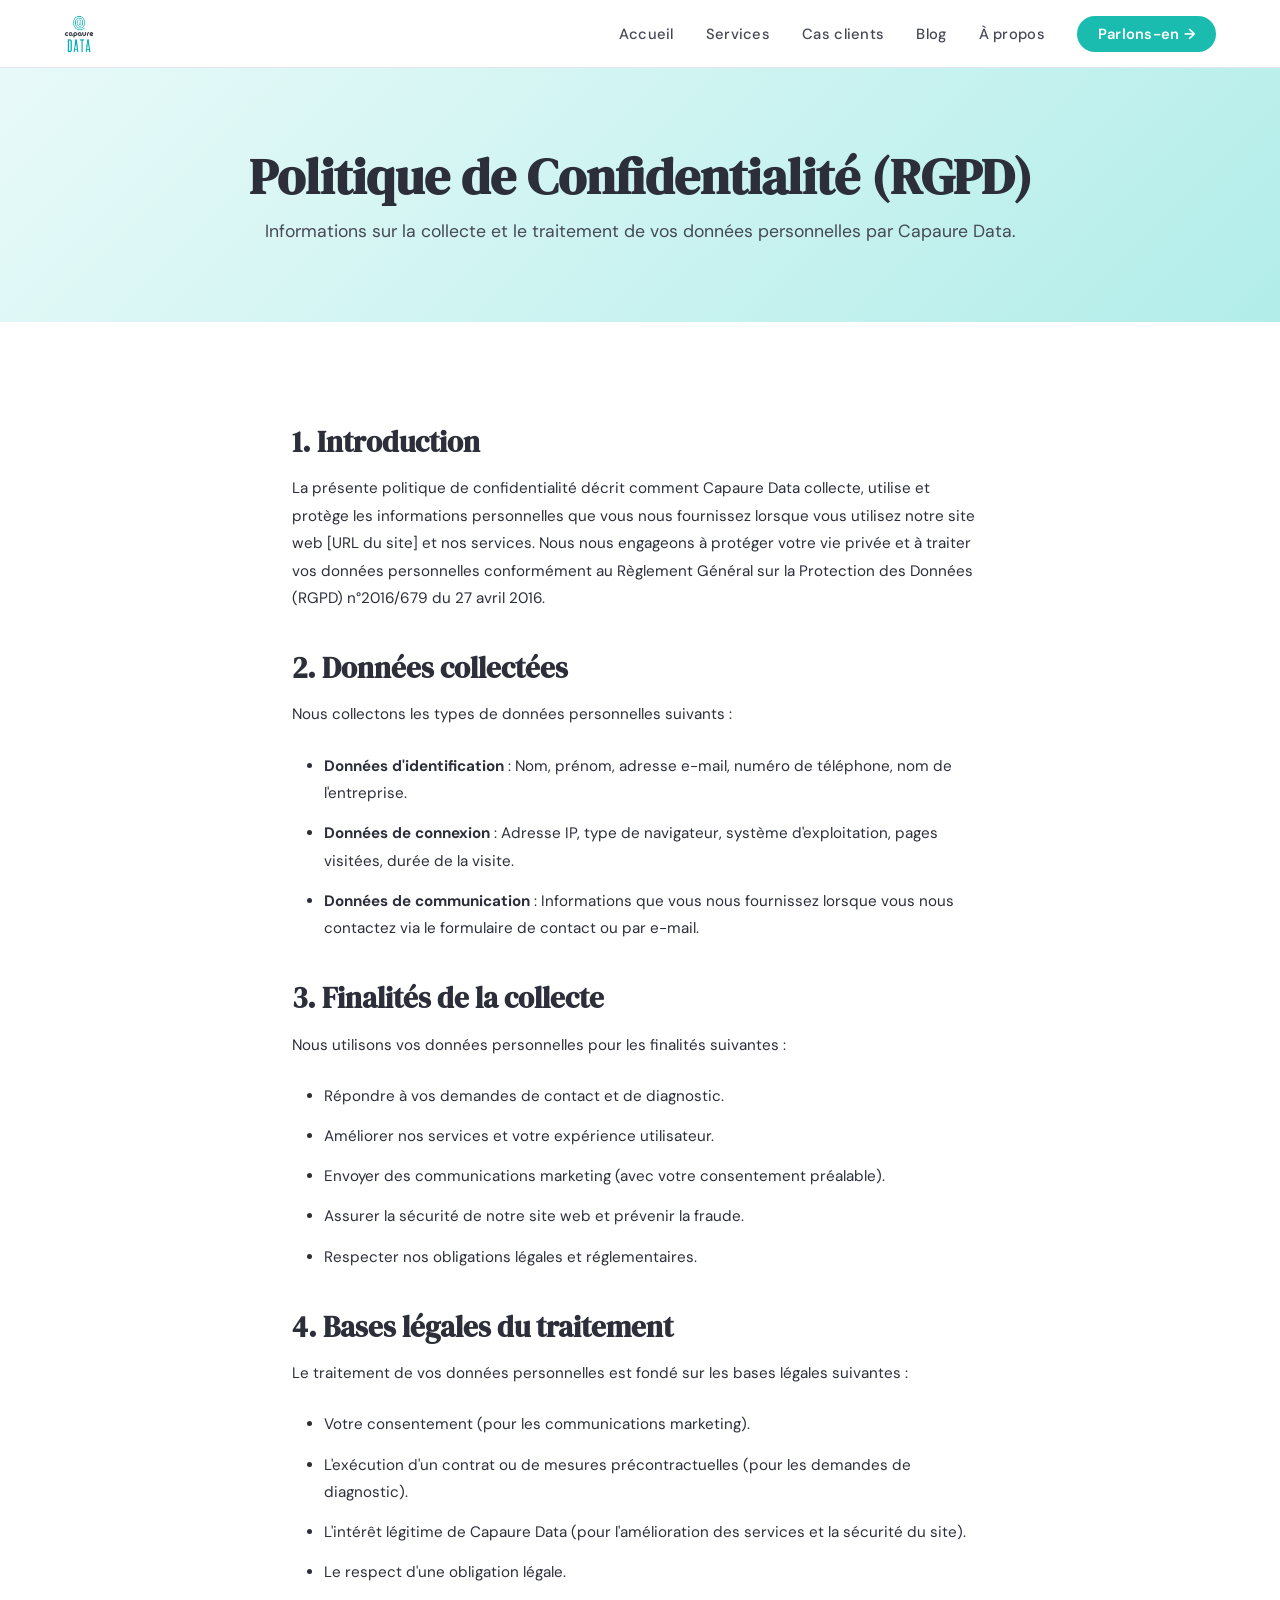
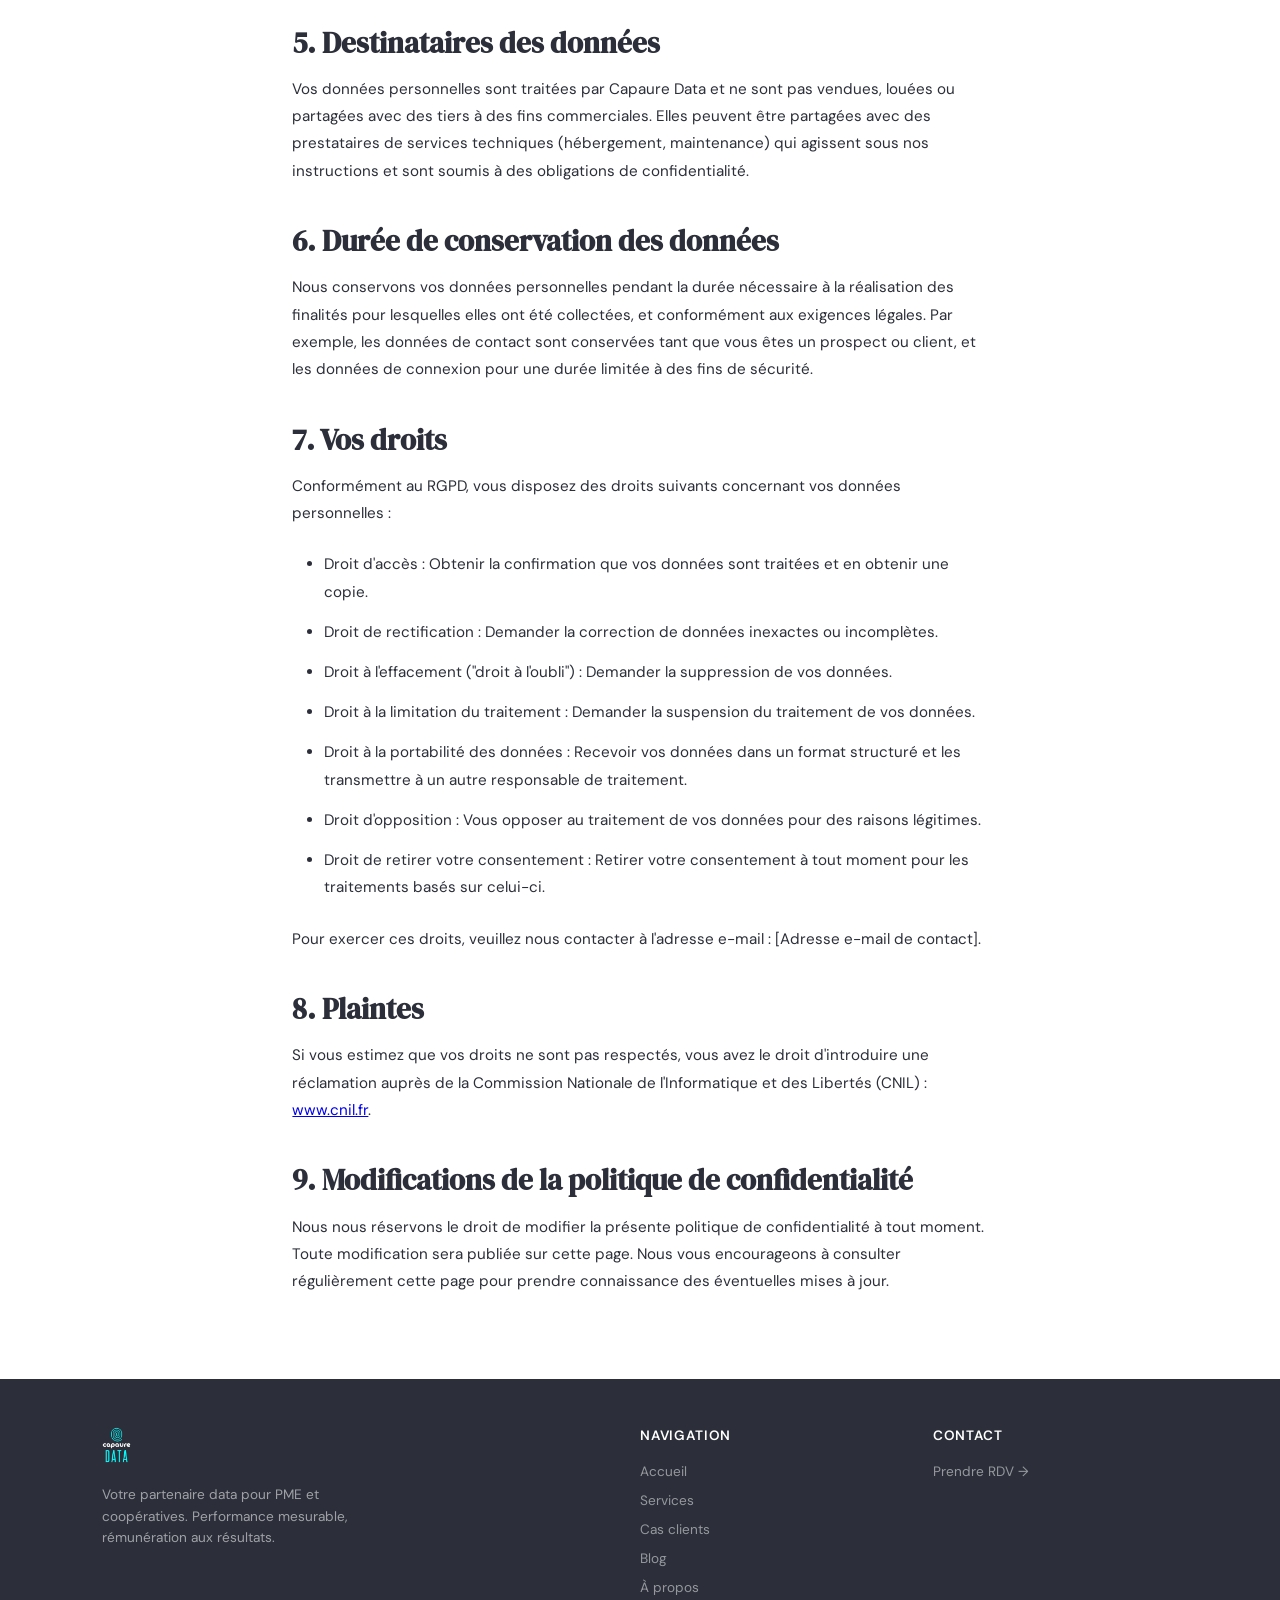
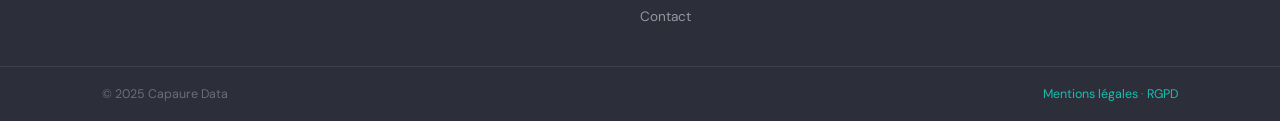
<file: rgpd.html>
<!DOCTYPE html>
<html lang="fr">
<head>
  <meta charset="UTF-8">
  <meta name="viewport" content="width=device-width, initial-scale=1.0">
  <meta name="description" content="Politique de confidentialité et conformité RGPD de Capaure Data.">
  <meta name="keywords" content="RGPD, Confidentialité, Données personnelles, Capaure Data">
  <meta name="author" content="Capaure Data">
  <meta name="robots" content="noindex, nofollow">
  <title>Politique de Confidentialité (RGPD) | Capaure Data</title>
  <link rel="preconnect" href="https://fonts.googleapis.com">
  <link href="https://fonts.googleapis.com/css2?family=DM+Serif+Display:ital@0;1&family=DM+Sans:wght@300;400;500;600&family=Space+Mono:wght@400;700&display=swap" rel="stylesheet">
  <link rel="stylesheet" href="css/style.css">
</head>
<body>
<nav id="mainNav">
  <a href="index.html" class="nav-logo"><img src="assets/logo.png" alt="Capaure Data"><span class="nav-logo-fallback">Capaure <strong>Data</strong></span></a>
  <ul class="nav-links">
    <li><a href="index.html">Accueil</a></li><li><a href="services.html">Services</a></li>
    <li><a href="cas-clients.html">Cas clients</a></li>
    <li><a href="blog.html">Blog</a></li>
    <li><a href="a-propos.html">À propos</a></li>
    <li><a href="contact.html" class="nav-cta">Parlons-en →</a></li>
  </ul>
  <div class="nav-burger" id="navBurger"><span></span><span></span><span></span></div>
</nav>

<article class="blog-article reveal">
  <div class="article-header" style="padding: 5rem 8vw; background: linear-gradient(135deg, var(--teal-light), var(--teal-mid)); text-align: center;">
    <h1 style="font-size: clamp(2rem, 4vw, 3.2rem); margin-bottom: 1rem;">Politique de Confidentialité (RGPD)</h1>
    <p style="font-size: 1.1rem; color: var(--dark-soft); max-width: 800px; margin: 0 auto;">Informations sur la collecte et le traitement de vos données personnelles par Capaure Data.</p>
  </div>

  <div class="article-content" style="padding: 4rem 8vw; max-width: 900px; margin: 0 auto;">
    <h2>1. Introduction</h2>
    <p>La présente politique de confidentialité décrit comment Capaure Data collecte, utilise et protège les informations personnelles que vous nous fournissez lorsque vous utilisez notre site web [URL du site] et nos services. Nous nous engageons à protéger votre vie privée et à traiter vos données personnelles conformément au Règlement Général sur la Protection des Données (RGPD) n°2016/679 du 27 avril 2016.</p>

    <h2>2. Données collectées</h2>
    <p>Nous collectons les types de données personnelles suivants :</p>
    <ul>
      <li><strong>Données d'identification</strong> : Nom, prénom, adresse e-mail, numéro de téléphone, nom de l'entreprise.</li>
      <li><strong>Données de connexion</strong> : Adresse IP, type de navigateur, système d'exploitation, pages visitées, durée de la visite.</li>
      <li><strong>Données de communication</strong> : Informations que vous nous fournissez lorsque vous nous contactez via le formulaire de contact ou par e-mail.</li>
    </ul>

    <h2>3. Finalités de la collecte</h2>
    <p>Nous utilisons vos données personnelles pour les finalités suivantes :</p>
    <ul>
      <li>Répondre à vos demandes de contact et de diagnostic.</li>
      <li>Améliorer nos services et votre expérience utilisateur.</li>
      <li>Envoyer des communications marketing (avec votre consentement préalable).</li>
      <li>Assurer la sécurité de notre site web et prévenir la fraude.</li>
      <li>Respecter nos obligations légales et réglementaires.</li>
    </ul>

    <h2>4. Bases légales du traitement</h2>
    <p>Le traitement de vos données personnelles est fondé sur les bases légales suivantes :</p>
    <ul>
      <li>Votre consentement (pour les communications marketing).</li>
      <li>L'exécution d'un contrat ou de mesures précontractuelles (pour les demandes de diagnostic).</li>
      <li>L'intérêt légitime de Capaure Data (pour l'amélioration des services et la sécurité du site).</li>
      <li>Le respect d'une obligation légale.</li>
    </ul>

    <h2>5. Destinataires des données</h2>
    <p>Vos données personnelles sont traitées par Capaure Data et ne sont pas vendues, louées ou partagées avec des tiers à des fins commerciales. Elles peuvent être partagées avec des prestataires de services techniques (hébergement, maintenance) qui agissent sous nos instructions et sont soumis à des obligations de confidentialité.</p>

    <h2>6. Durée de conservation des données</h2>
    <p>Nous conservons vos données personnelles pendant la durée nécessaire à la réalisation des finalités pour lesquelles elles ont été collectées, et conformément aux exigences légales. Par exemple, les données de contact sont conservées tant que vous êtes un prospect ou client, et les données de connexion pour une durée limitée à des fins de sécurité.</p>

    <h2>7. Vos droits</h2>
    <p>Conformément au RGPD, vous disposez des droits suivants concernant vos données personnelles :</p>
    <ul>
      <li>Droit d'accès : Obtenir la confirmation que vos données sont traitées et en obtenir une copie.</li>
      <li>Droit de rectification : Demander la correction de données inexactes ou incomplètes.</li>
      <li>Droit à l'effacement ("droit à l'oubli") : Demander la suppression de vos données.</li>
      <li>Droit à la limitation du traitement : Demander la suspension du traitement de vos données.</li>
      <li>Droit à la portabilité des données : Recevoir vos données dans un format structuré et les transmettre à un autre responsable de traitement.</li>
      <li>Droit d'opposition : Vous opposer au traitement de vos données pour des raisons légitimes.</li>
      <li>Droit de retirer votre consentement : Retirer votre consentement à tout moment pour les traitements basés sur celui-ci.</li>
    </ul>
    <p>Pour exercer ces droits, veuillez nous contacter à l'adresse e-mail : [Adresse e-mail de contact].</p>

    <h2>8. Plaintes</h2>
    <p>Si vous estimez que vos droits ne sont pas respectés, vous avez le droit d'introduire une réclamation auprès de la Commission Nationale de l'Informatique et des Libertés (CNIL) : <a href="https://www.cnil.fr" target="_blank">www.cnil.fr</a>.</p>

    <h2>9. Modifications de la politique de confidentialité</h2>
    <p>Nous nous réservons le droit de modifier la présente politique de confidentialité à tout moment. Toute modification sera publiée sur cette page. Nous vous encourageons à consulter régulièrement cette page pour prendre connaissance des éventuelles mises à jour.</p>
  </div>
</article>

<footer>
  <div class="footer-brand"><img src="assets/logo.png" alt="Capaure Data"><p>Votre partenaire data pour PME et coopératives. Performance mesurable, rémunération aux résultats.</p></div>
  <div><h4>Navigation</h4><ul><li><a href="index.html">Accueil</a></li><li><a href="services.html">Services</a></li><li><a href="cas-clients.html">Cas clients</a></li><li><a href="blog.html">Blog</a></li><li><a href="a-propos.html">À propos</a></li><li><a href="contact.html">Contact</a></li></ul></div>
  <div><h4>Contact</h4><ul><li><a href="contact.html">Prendre RDV →</a></li></ul></div>
</footer>
<div class="footer-bottom"><span>© 2025 Capaure Data</span><span><a href="mentions-legales.html">Mentions légales</a> · <a href="rgpd.html">RGPD</a></span></div>
<script src="js/main.js"></script>
</body>
</html>
</file>
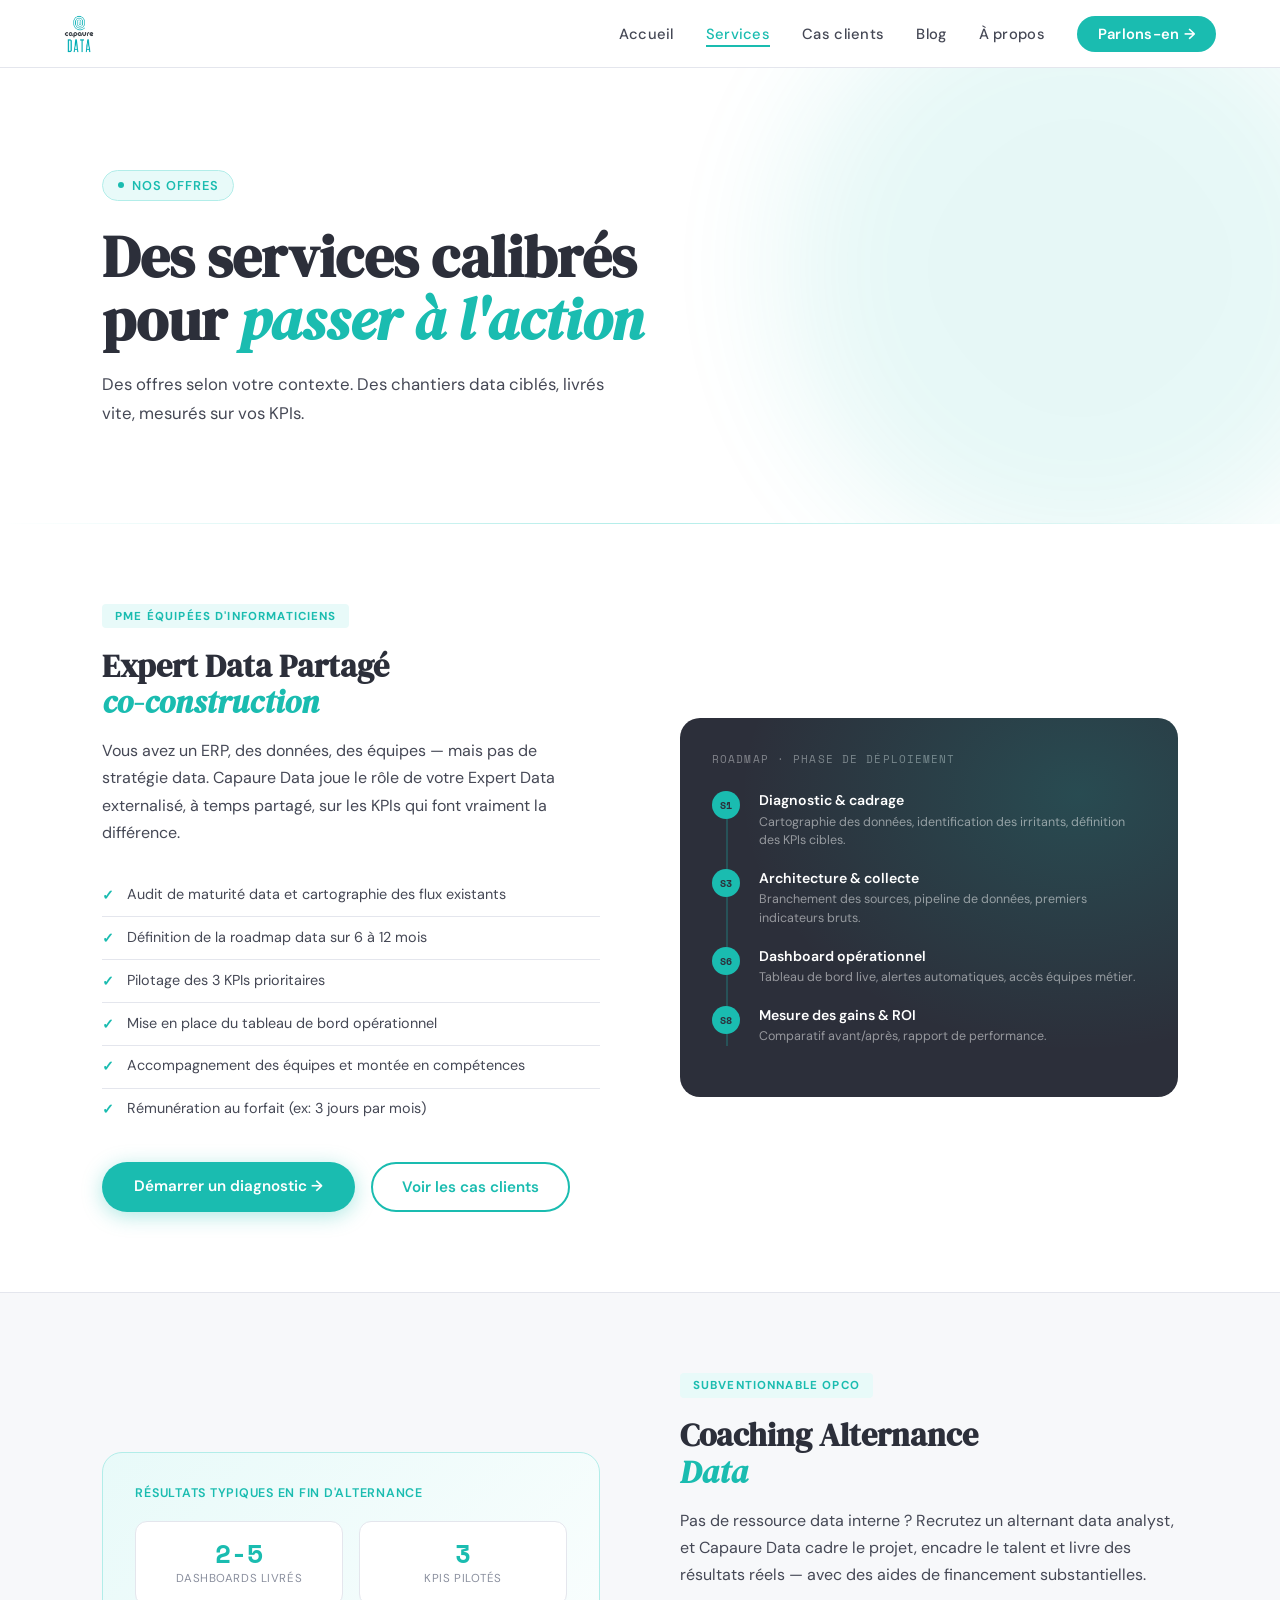
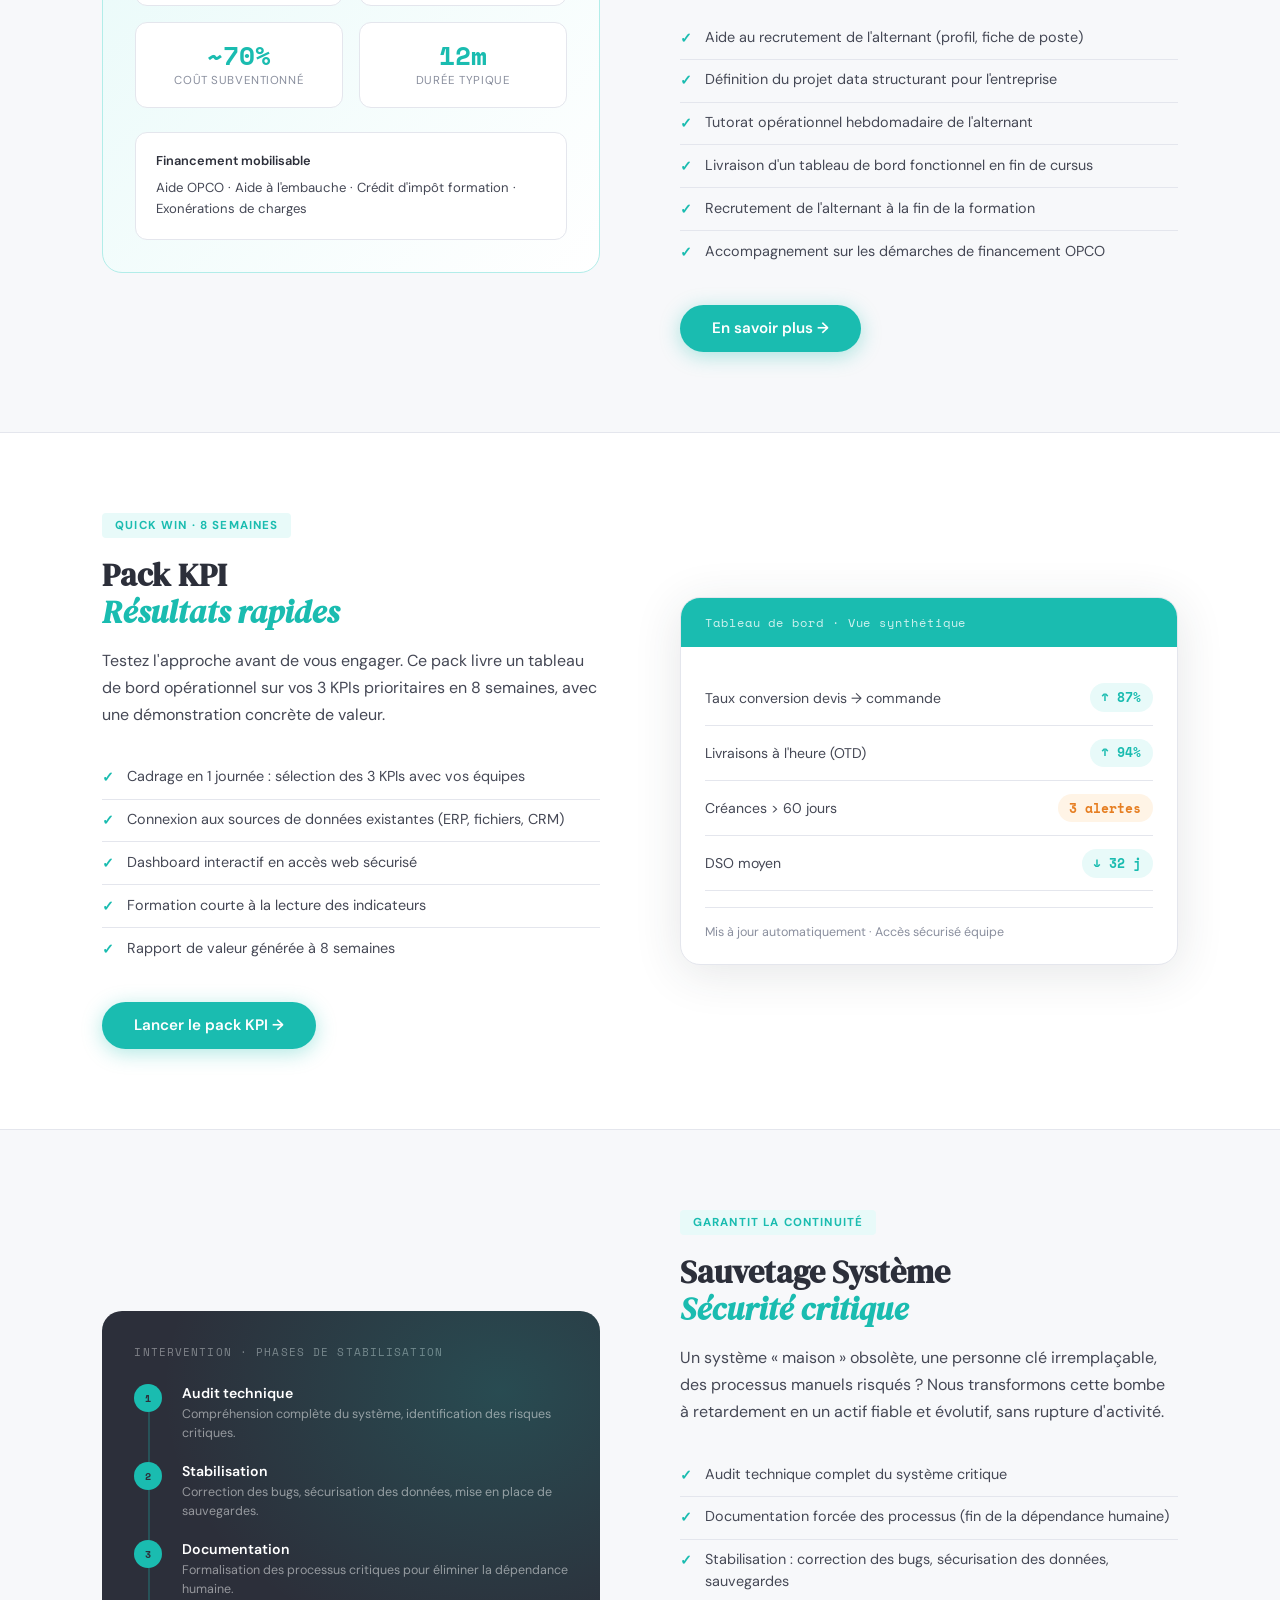
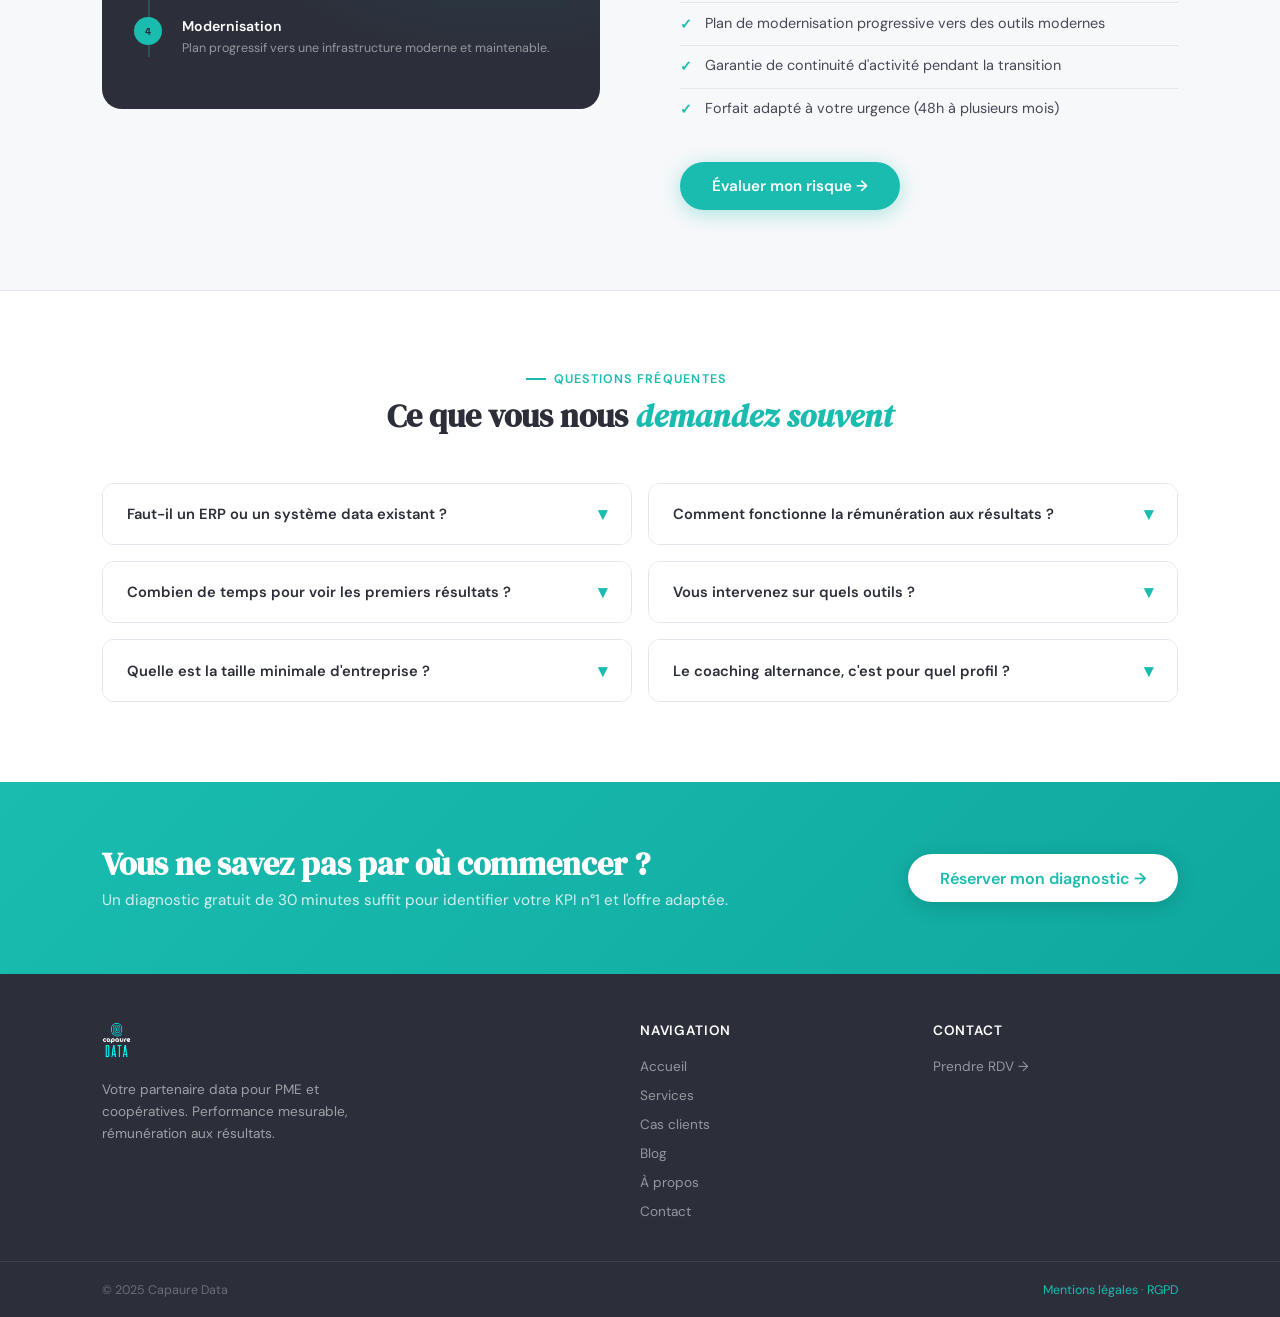
<file: services.html>
<!DOCTYPE html>
<html lang="fr">
<head>
  <meta charset="UTF-8">
  <meta name="viewport" content="width=device-width, initial-scale=1.0">
  <meta name="description" content="Découvrez nos quatre offres de services data : Expert Data partagé, Coaching Alternance Data, Pack KPI, Sauvetage Système. Solutions taillées pour PME et coopératives.">
  <meta name="keywords" content="Services Data, CDO, Coaching Data, KPI, Business Intelligence, PME">
  <meta name="author" content="Capaure Data">
  <meta name="robots" content="index, follow">
  <meta property="og:title" content="Nos Offres Data | Capaure Data">
  <meta property="og:description" content="Expert Data partagé, Coaching Alternance, Pack KPI, Sauvetage Système. Solutions data pour PME et coopératives.">
  <meta property="og:type" content="website">
  <meta property="og:url" content="https://capaure.com/services.html">
  <link rel="canonical" href="https://capaure.com/services.html">
  <title>Nos Offres Data | Capaure Data | Expert Data partagé, Coaching, Pack KPI, Sauvetage Système</title>
  <link rel="preconnect" href="https://fonts.googleapis.com">
  <link href="https://fonts.googleapis.com/css2?family=DM+Serif+Display:ital@0;1&family=DM+Sans:wght@300;400;500;600&family=Space+Mono:wght@400;700&display=swap" rel="stylesheet">
  <link rel="stylesheet" href="css/style.css">
</head>
<body>
<nav id="mainNav">
  <a href="index.html" class="nav-logo"><img src="assets/logo.png" alt="Capaure Data"><span class="nav-logo-fallback">Capaure <strong>Data</strong></span></a>
  <ul class="nav-links">
    <li><a href="index.html">Accueil</a></li>
    <li><a href="services.html" class="active">Services</a></li>
    <li><a href="cas-clients.html">Cas clients</a></li>
    <li><a href="blog.html">Blog</a></li>
    <li><a href="a-propos.html">À propos</a></li>
    <li><a href="contact.html" class="nav-cta">Parlons-en →</a></li>
  </ul>
  <div class="nav-burger" id="navBurger"><span></span><span></span><span></span></div>
</nav>

<div class="page-hero"><div class="page-hero-inner">
  <div class="eyebrow-pill">Nos offres</div>
  <h1>Des services calibrés<br>pour <em>passer à l'action</em></h1>
  <p>Des offres selon votre contexte. Des chantiers data ciblés, livrés vite, mesurés sur vos KPIs.</p>
</div></div>

<!-- OFFRE 1 -->
<div class="offer-block reveal">
  <div class="offer-content">
    <span class="offer-tag">PME équipées d'informaticiens</span>
    <h2>Expert Data Partagé<br><em>co-construction</em></h2>
    <p class="lead">Vous avez un ERP, des données, des équipes — mais pas de stratégie data. Capaure Data joue le rôle de votre Expert Data externalisé, à temps partagé, sur les KPIs qui font vraiment la différence.</p>
    <ul class="offer-includes">
      <li>Audit de maturité data et cartographie des flux existants</li>
      <li>Définition de la roadmap data sur 6 à 12 mois</li>
      <li>Pilotage des 3 KPIs prioritaires</li>
      <li>Mise en place du tableau de bord opérationnel</li>
      <li>Accompagnement des équipes et montée en compétences</li>
      <li>Rémunération au forfait (ex: 3 jours par mois)</li>
    </ul>
    <div style="display:flex;gap:1rem;flex-wrap:wrap">
      <a href="contact.html" class="btn-primary">Démarrer un diagnostic →</a>
      <a href="cas-clients.html" class="btn-outline">Voir les cas clients</a>
    </div>
  </div>
  <div class="offer-visual">
    <div class="offer-visual-title">Roadmap · Phase de déploiement</div>
    <div class="timeline">
      <div class="tl-item"><div class="tl-dot">S1</div><div class="tl-content"><h4>Diagnostic & cadrage</h4><p>Cartographie des données, identification des irritants, définition des KPIs cibles.</p></div></div>
      <div class="tl-item"><div class="tl-dot">S3</div><div class="tl-content"><h4>Architecture & collecte</h4><p>Branchement des sources, pipeline de données, premiers indicateurs bruts.</p></div></div>
      <div class="tl-item"><div class="tl-dot">S6</div><div class="tl-content"><h4>Dashboard opérationnel</h4><p>Tableau de bord live, alertes automatiques, accès équipes métier.</p></div></div>
      <div class="tl-item"><div class="tl-dot">S8</div><div class="tl-content"><h4>Mesure des gains & ROI</h4><p>Comparatif avant/après, rapport de performance.</p></div></div>
    </div>
  </div>
</div>

<!-- OFFRE 2 -->
<div class="offer-block bg-light reverse reveal">
  <div class="offer-content">
    <span class="offer-tag">Subventionnable OPCO</span>
    <h2>Coaching Alternance<br><em>Data</em></h2>
    <p class="lead">Pas de ressource data interne ? Recrutez un alternant data analyst, et Capaure Data cadre le projet, encadre le talent et livre des résultats réels — avec des aides de financement substantielles.</p>
    <ul class="offer-includes">
      <li>Aide au recrutement de l'alternant (profil, fiche de poste)</li>
      <li>Définition du projet data structurant pour l'entreprise</li>
      <li>Tutorat opérationnel hebdomadaire de l'alternant</li>
      <li>Livraison d'un tableau de bord fonctionnel en fin de cursus</li>
      <li>Recrutement de l'alternant à la fin de la formation</li>
      <li>Accompagnement sur les démarches de financement OPCO</li>
    </ul>
    <a href="contact.html" class="btn-primary">En savoir plus →</a>
  </div>
  <div class="coop-visual">
    <div style="margin-bottom:1.2rem;font-size:.78rem;font-weight:600;color:var(--teal);letter-spacing:.06em;text-transform:uppercase">Résultats typiques en fin d'alternance</div>
    <div class="coop-kpi-grid">
      <div class="coop-kpi"><div class="coop-kpi-val">2-5</div><div class="coop-kpi-lbl">Dashboards livrés</div></div>
      <div class="coop-kpi"><div class="coop-kpi-val">3</div><div class="coop-kpi-lbl">KPIs pilotés</div></div>
      <div class="coop-kpi"><div class="coop-kpi-val">~70%</div><div class="coop-kpi-lbl">Coût subventionné</div></div>
      <div class="coop-kpi"><div class="coop-kpi-val">12m</div><div class="coop-kpi-lbl">Durée typique</div></div>
    </div>
    <div style="background:white;border-radius:12px;padding:1.2rem;border:1px solid var(--border)">
      <div style="font-size:.8rem;font-weight:600;color:var(--dark);margin-bottom:.5rem">Financement mobilisable</div>
      <div style="font-size:.82rem;color:var(--dark-soft);line-height:1.6">Aide OPCO · Aide à l'embauche · Crédit d'impôt formation · Exonérations de charges</div>
    </div>
  </div>
</div>

<!-- OFFRE 3 -->
<div class="offer-block reveal">
  <div class="offer-content">
    <span class="offer-tag">Quick win · 8 semaines</span>
    <h2>Pack KPI<br><em>Résultats rapides</em></h2>
    <p class="lead">Testez l'approche avant de vous engager. Ce pack livre un tableau de bord opérationnel sur vos 3 KPIs prioritaires en 8 semaines, avec une démonstration concrète de valeur.</p>
    <ul class="offer-includes">
      <li>Cadrage en 1 journée : sélection des 3 KPIs avec vos équipes</li>
      <li>Connexion aux sources de données existantes (ERP, fichiers, CRM)</li>
      <li>Dashboard interactif en accès web sécurisé</li>
      <li>Formation courte à la lecture des indicateurs</li>
      <li>Rapport de valeur générée à 8 semaines</li>
    </ul>
    <a href="contact.html" class="btn-primary">Lancer le pack KPI →</a>
  </div>
  <div class="kpi-visual">
    <div class="kpi-visual-header">Tableau de bord · Vue synthétique</div>
    <div class="kpi-visual-body">
      <div class="kpi-row"><span class="kpi-name">Taux conversion devis → commande</span><span class="kpi-badge green">↑ 87%</span></div>
      <div class="kpi-row"><span class="kpi-name">Livraisons à l'heure (OTD)</span><span class="kpi-badge green">↑ 94%</span></div>
      <div class="kpi-row"><span class="kpi-name">Créances > 60 jours</span><span class="kpi-badge orange">3 alertes</span></div>
      <div class="kpi-row"><span class="kpi-name">DSO moyen</span><span class="kpi-badge green">↓ 32 j</span></div>
      <div style="margin-top:1rem;padding-top:1rem;border-top:1px solid var(--border);font-size:.78rem;color:var(--gray)">Mis à jour automatiquement · Accès sécurisé équipe</div>
    </div>
  </div>
</div>

<!-- OFFRE 4 -->
<div class="offer-block bg-light reverse reveal">
  <div class="offer-content">
    <span class="offer-tag">Garantit la continuité</span>
    <h2>Sauvetage Système<br><em>Sécurité critique</em></h2>
    <p class="lead">Un système « maison » obsolète, une personne clé irremplaçable, des processus manuels risqués ? Nous transformons cette bombe à retardement en un actif fiable et évolutif, sans rupture d'activité.</p>
    <ul class="offer-includes">
      <li>Audit technique complet du système critique</li>
      <li>Documentation forcée des processus (fin de la dépendance humaine)</li>
      <li>Stabilisation : correction des bugs, sécurisation des données, sauvegardes</li>
      <li>Plan de modernisation progressive vers des outils modernes</li>
      <li>Garantie de continuité d'activité pendant la transition</li>
      <li>Forfait adapté à votre urgence (48h à plusieurs mois)</li>
    </ul>
    <a href="contact.html" class="btn-primary">Évaluer mon risque →</a>
  </div>
  <div class="offer-visual">
    <div class="offer-visual-title">Intervention · Phases de stabilisation</div>
    <div class="timeline">
      <div class="tl-item"><div class="tl-dot">1</div><div class="tl-content"><h4>Audit technique</h4><p>Compréhension complète du système, identification des risques critiques.</p></div></div>
      <div class="tl-item"><div class="tl-dot">2</div><div class="tl-content"><h4>Stabilisation</h4><p>Correction des bugs, sécurisation des données, mise en place de sauvegardes.</p></div></div>
      <div class="tl-item"><div class="tl-dot">3</div><div class="tl-content"><h4>Documentation</h4><p>Formalisation des processus critiques pour éliminer la dépendance humaine.</p></div></div>
      <div class="tl-item"><div class="tl-dot">4</div><div class="tl-content"><h4>Modernisation</h4><p>Plan progressif vers une infrastructure moderne et maintenable.</p></div></div>
    </div>
  </div>
</div>

<!-- FAQ -->
<section class="reveal" style="padding: 5rem 8vw;">
  <div style="text-align:center;margin-bottom:3rem">
    <div class="section-label" style="justify-content:center">Questions fréquentes</div>
    <h2>Ce que vous nous <em>demandez souvent</em></h2>
  </div>
  <div class="faq-grid">
    <div class="faq-item"><div class="faq-q">Faut-il un ERP ou un système data existant ? <span class="chevron">▾</span></div><div class="faq-a">Non. On part de ce que vous avez — fichiers Excel, extractions ERP basiques, données en silo. Le premier travail est justement de rendre ces données exploitables.</div></div>
    <div class="faq-item"><div class="faq-q">Comment fonctionne la rémunération aux résultats ? <span class="chevron">▾</span></div><div class="faq-a">Une partie fixe couvre les coûts d'intervention, et une partie variable est indexée sur l'amélioration mesurée des KPIs contractualisés. Si on n'atteint pas les cibles, on ne facture pas le variable.</div></div>
    <div class="faq-item"><div class="faq-q">Combien de temps pour voir les premiers résultats ? <span class="chevron">▾</span></div><div class="faq-a">Les premiers indicateurs sont visibles en 4 à 6 semaines. Les gains mesurables se confirment généralement entre 8 et 16 semaines selon la complexité.</div></div>
    <div class="faq-item"><div class="faq-q">Vous intervenez sur quels outils ? <span class="chevron">▾</span></div><div class="faq-a">On s'adapte à votre environnement ou Capaure Data est force de proposition.</div></div>
    <div class="faq-item"><div class="faq-q">Quelle est la taille minimale d'entreprise ? <span class="chevron">▾</span></div><div class="faq-a">À partir d'une dizaine de collaborateurs avec des flux commerciaux ou logistiques réguliers.</div></div>
    <div class="faq-item"><div class="faq-q">Le coaching alternance, c'est pour quel profil ? <span class="chevron">▾</span></div><div class="faq-a">Idéalement un étudiant en Master ou Bachelor Data/BI. On vous aide à définir le profil et sélectionner le bon candidat en fonction de votre projet data.</div></div>
  </div>
</section>

<div class="cta-band reveal">
  <div><h2>Vous ne savez pas par où commencer ?</h2><p>Un diagnostic gratuit de 30 minutes suffit pour identifier votre KPI n°1 et l'offre adaptée.</p></div>
  <a href="contact.html" class="btn-white">Réserver mon diagnostic →</a>
</div>

<footer>
  <div class="footer-brand"><img src="assets/logo.png" alt="Capaure Data"><p>Votre partenaire data pour PME et coopératives. Performance mesurable, rémunération aux résultats.</p></div>
  <div><h4>Navigation</h4><ul><li><a href="index.html">Accueil</a></li><li><a href="services.html">Services</a></li><li><a href="cas-clients.html">Cas clients</a></li>
    <li><a href="blog.html">Blog</a></li><li><a href="a-propos.html">À propos</a></li><li><a href="contact.html">Contact</a></li></ul></div>
  <div><h4>Contact</h4><ul><li><a href="contact.html">Prendre RDV →</a></li></ul></div>
</footer>
<div class="footer-bottom"><span>© 2025 Capaure Data</span><span><a href="mentions-legales.html">Mentions légales</a> · <a href="rgpd.html">RGPD</a></span></div>
<script src="js/main.js"></script>
</body>
</html>
</file>
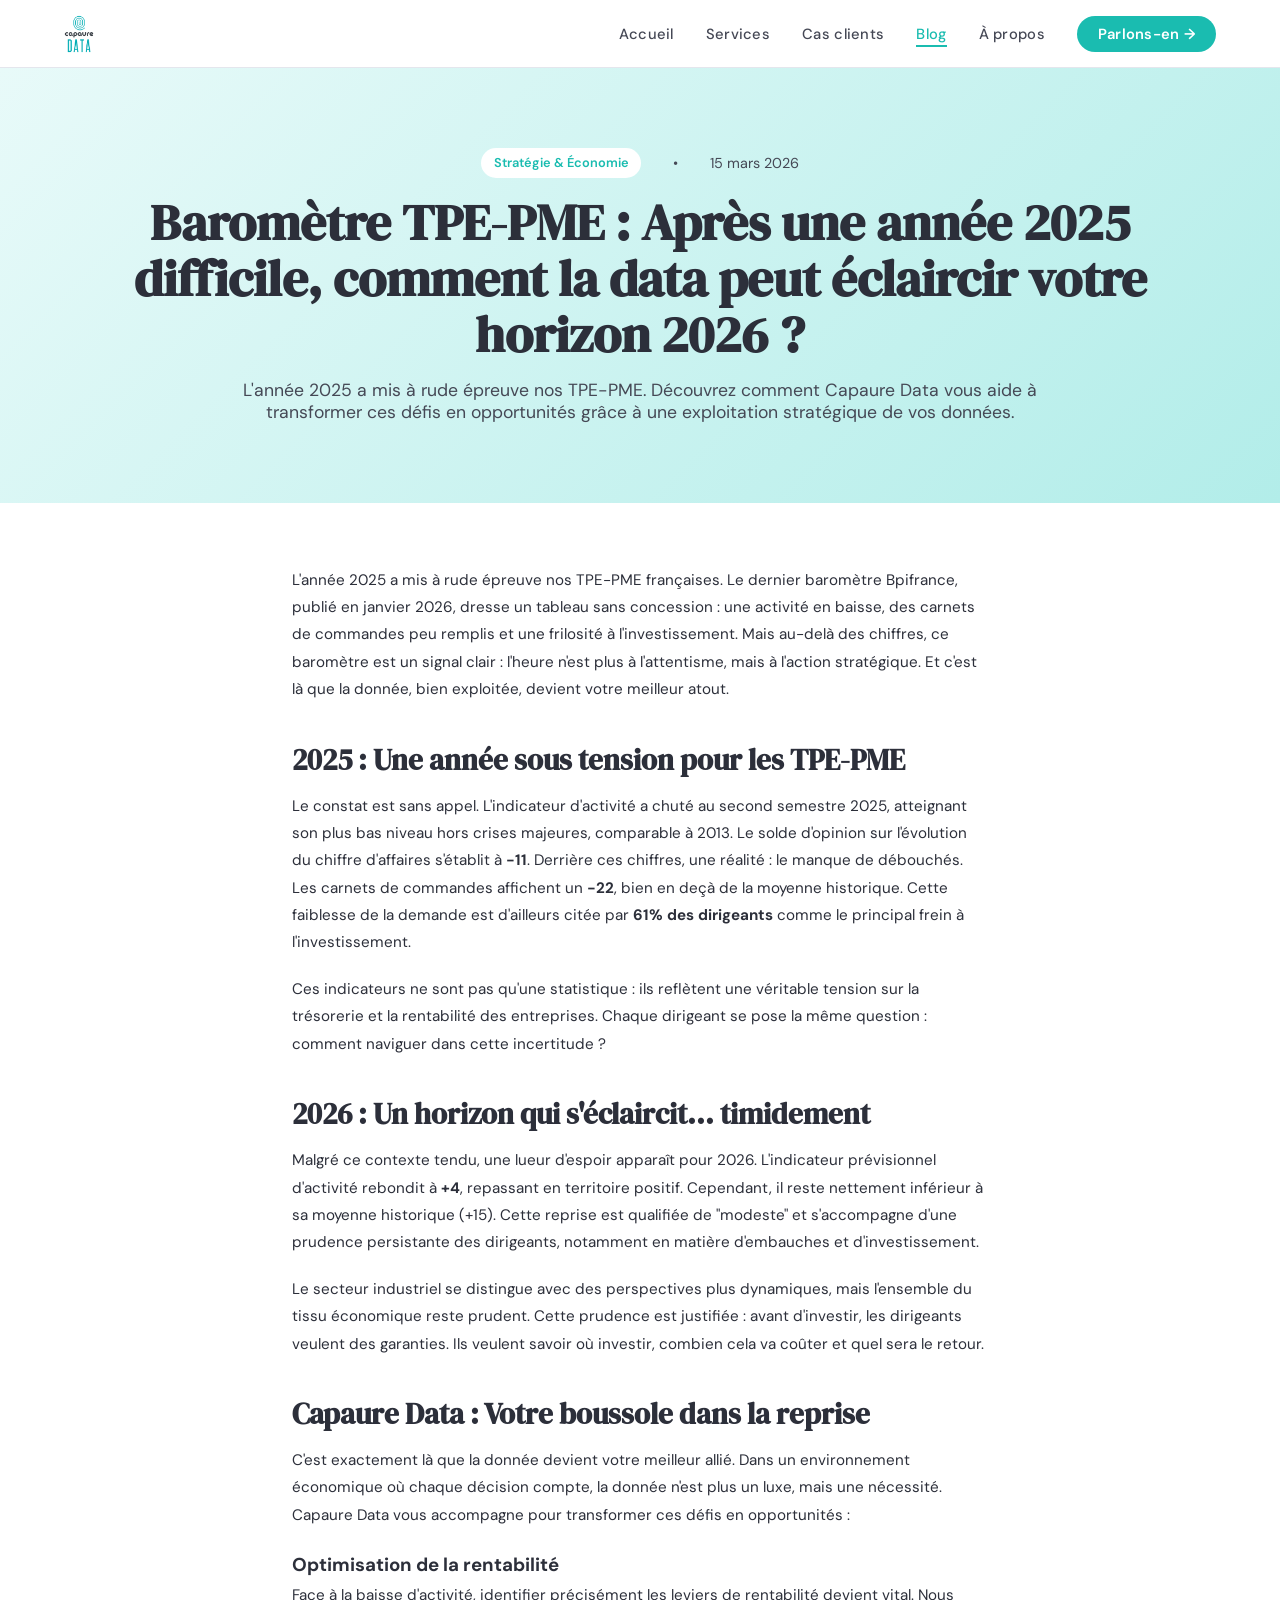
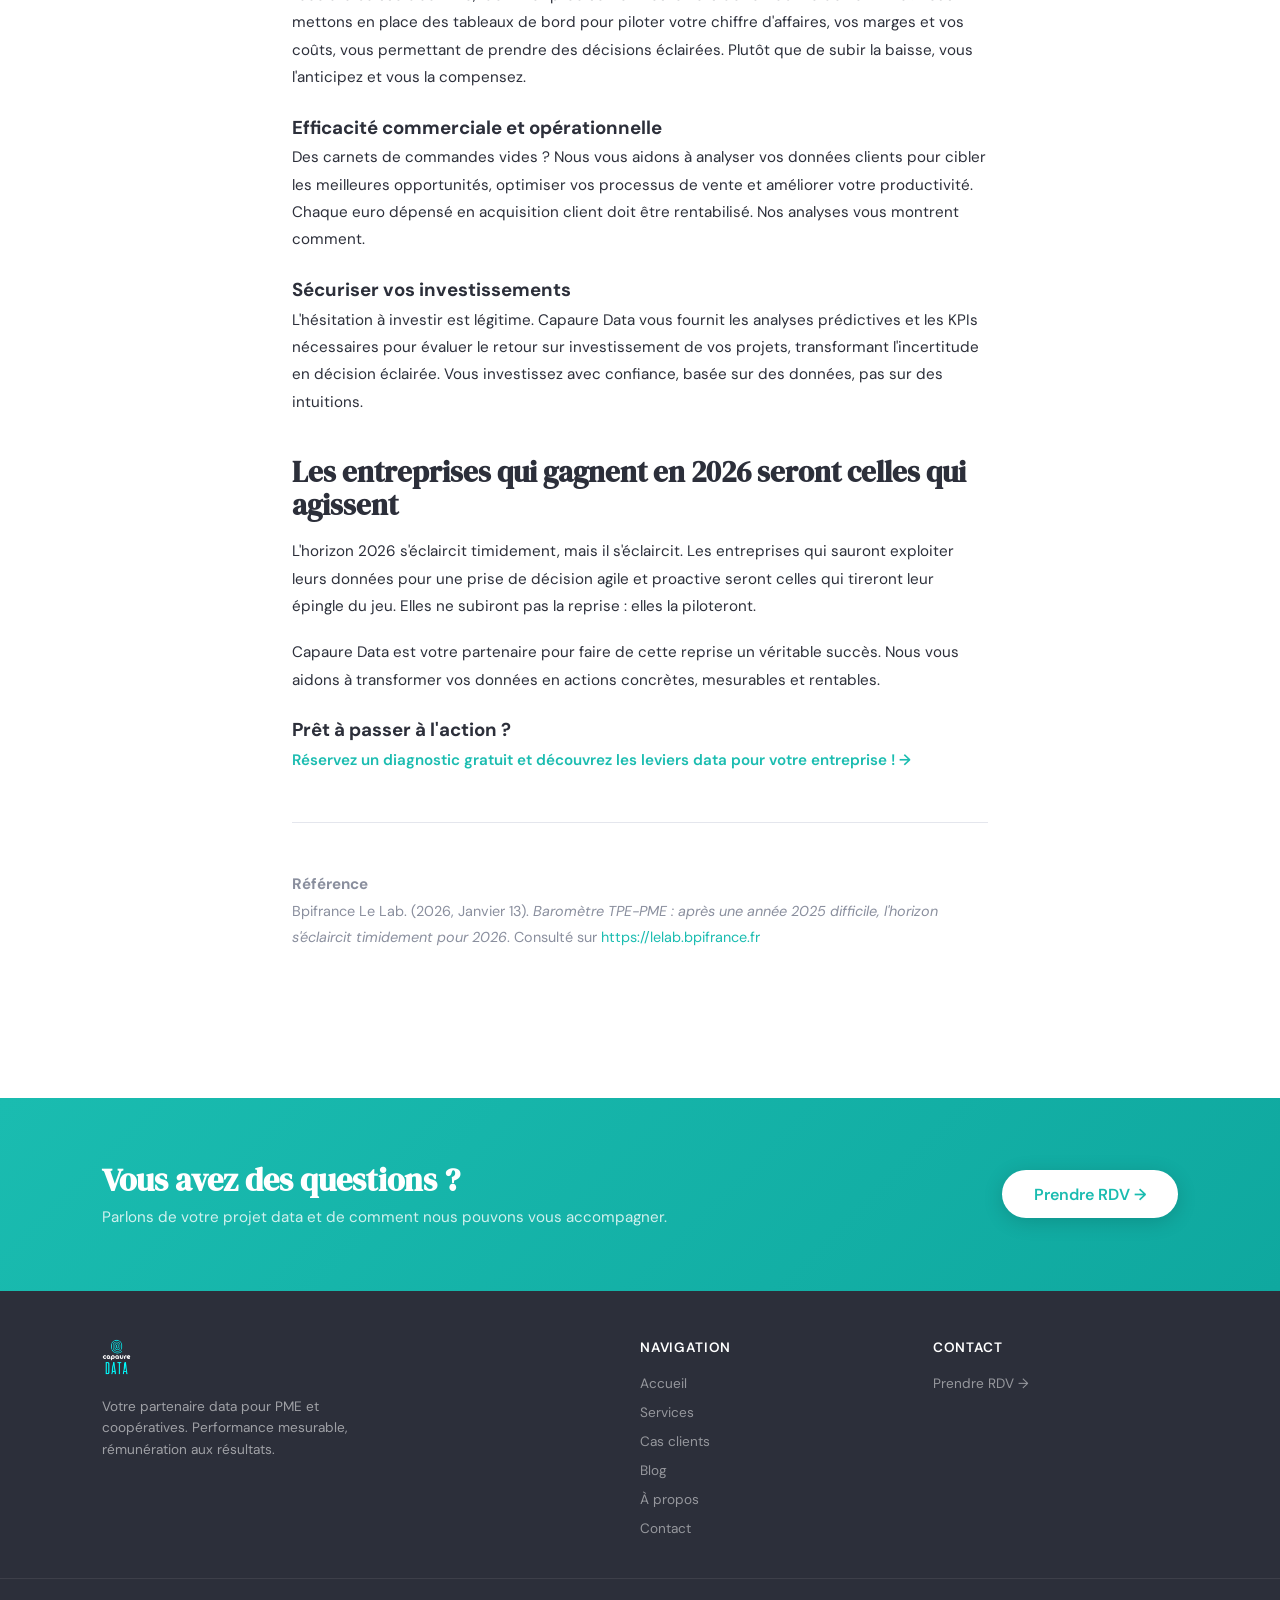
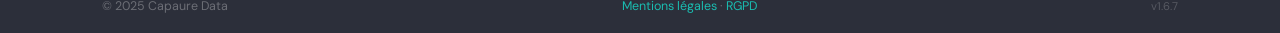
<file: blog/barometre-tpe-pme-2026.html>
<!DOCTYPE html>
<html lang="fr">
<head>
  <meta charset="UTF-8">
  <meta name="viewport" content="width=device-width, initial-scale=1.0">
  <meta name="description" content="Analyse du baromètre TPE-PME Bpifrance 2025-2026 et comment Capaure Data aide à éclaircir l'horizon.">
  <meta name="keywords" content="Baromètre TPE-PME, Bpifrance, 2025, 2026, Data, Capaure Data, Trésorerie, Investissement, Croissance">
  <meta name="author" content="Capaure Data">
  <meta name="robots" content="index, follow">
  <meta property="og:title" content="Baromètre TPE-PME : Après une année 2025 difficile, comment la data peut éclaircir votre horizon 2026 ?">
  <meta property="og:description" content="Découvrez comment le baromètre Bpifrance 2025-2026 impacte les TPE-PME et comment Capaure Data vous aide à transformer les défis en opportunités.">
  <meta property="og:type" content="article">
  <meta property="og:url" content="https://capaure.com/blog/barometre-tpe-pme-2026.html">
  <link rel="canonical" href="https://capaure.com/blog/barometre-tpe-pme-2026.html">
  <title>Baromètre TPE-PME : Horizon 2026 | Capaure Data</title>
  <link rel="preconnect" href="https://fonts.googleapis.com">
  <link href="https://fonts.googleapis.com/css2?family=DM+Serif+Display:ital@0;1&family=DM+Sans:wght@300;400;500;600&family=Space+Mono:wght@400;700&display=swap" rel="stylesheet">
  <link rel="stylesheet" href="../css/style.css">
</head>
<body>
<nav id="mainNav">
  <a href="../index.html" class="nav-logo"><img src="../assets/logo.png" alt="Capaure Data"><span class="nav-logo-fallback">Capaure <strong>Data</strong></span></a>
  <ul class="nav-links">
    <li><a href="../index.html">Accueil</a></li><li><a href="../services.html">Services</a></li>
    <li><a href="../cas-clients.html">Cas clients</a></li>
    <li><a href="../blog.html" class="active">Blog</a></li>
    <li><a href="../a-propos.html">À propos</a></li>
    <li><a href="../contact.html" class="nav-cta">Parlons-en →</a></li>
  </ul>
  <div class="nav-burger" id="navBurger"><span></span><span></span><span></span></div>
</nav>

<article class="blog-article reveal">
  <div class="article-header" style="padding: 5rem 8vw; background: linear-gradient(135deg, var(--teal-light), var(--teal-mid)); text-align: center;">
    <div class="article-meta" style="font-size: 0.9rem; color: var(--dark-soft); margin-bottom: 1rem;">
      <span class="article-category" style="display: inline-block; background: white; padding: 0.4rem 0.8rem; border-radius: 20px; font-weight: 600; color: var(--teal);">Stratégie & Économie</span>
      <span style="margin: 0 1rem;">•</span>
      <span>15 mars 2026</span>
    </div>
    <h1 style="font-size: clamp(2rem, 4vw, 3.2rem); margin-bottom: 1rem;">Baromètre TPE-PME : Après une année 2025 difficile, comment la data peut éclaircir votre horizon 2026 ?</h1>
    <p style="font-size: 1.1rem; color: var(--dark-soft); max-width: 800px; margin: 0 auto;">L'année 2025 a mis à rude épreuve nos TPE-PME. Découvrez comment Capaure Data vous aide à transformer ces défis en opportunités grâce à une exploitation stratégique de vos données.</p>
  </div>

  <div class="article-content" style="padding: 4rem 8vw; max-width: 900px; margin: 0 auto;">
    <p>L'année 2025 a mis à rude épreuve nos TPE-PME françaises. Le dernier baromètre Bpifrance, publié en janvier 2026, dresse un tableau sans concession : une activité en baisse, des carnets de commandes peu remplis et une frilosité à l'investissement. Mais au-delà des chiffres, ce baromètre est un signal clair : l'heure n'est plus à l'attentisme, mais à l'action stratégique. Et c'est là que la donnée, bien exploitée, devient votre meilleur atout.</p>

    <h2>2025 : Une année sous tension pour les TPE-PME</h2>

    <p>Le constat est sans appel. L'indicateur d'activité a chuté au second semestre 2025, atteignant son plus bas niveau hors crises majeures, comparable à 2013. Le solde d'opinion sur l'évolution du chiffre d'affaires s'établit à <strong>-11</strong>. Derrière ces chiffres, une réalité : le manque de débouchés. Les carnets de commandes affichent un <strong>-22</strong>, bien en deçà de la moyenne historique. Cette faiblesse de la demande est d'ailleurs citée par <strong>61% des dirigeants</strong> comme le principal frein à l'investissement.</p>

    <p>Ces indicateurs ne sont pas qu'une statistique : ils reflètent une véritable tension sur la trésorerie et la rentabilité des entreprises. Chaque dirigeant se pose la même question : comment naviguer dans cette incertitude ?</p>

    <h2>2026 : Un horizon qui s'éclaircit... timidement</h2>

    <p>Malgré ce contexte tendu, une lueur d'espoir apparaît pour 2026. L'indicateur prévisionnel d'activité rebondit à <strong>+4</strong>, repassant en territoire positif. Cependant, il reste nettement inférieur à sa moyenne historique (+15). Cette reprise est qualifiée de "modeste" et s'accompagne d'une prudence persistante des dirigeants, notamment en matière d'embauches et d'investissement.</p>

    <p>Le secteur industriel se distingue avec des perspectives plus dynamiques, mais l'ensemble du tissu économique reste prudent. Cette prudence est justifiée : avant d'investir, les dirigeants veulent des garanties. Ils veulent savoir où investir, combien cela va coûter et quel sera le retour.</p>

    <h2>Capaure Data : Votre boussole dans la reprise</h2>

    <p>C'est exactement là que la donnée devient votre meilleur allié. Dans un environnement économique où chaque décision compte, la donnée n'est plus un luxe, mais une nécessité. Capaure Data vous accompagne pour transformer ces défis en opportunités :</p>

    <h3>Optimisation de la rentabilité</h3>
    <p>Face à la baisse d'activité, identifier précisément les leviers de rentabilité devient vital. Nous mettons en place des tableaux de bord pour piloter votre chiffre d'affaires, vos marges et vos coûts, vous permettant de prendre des décisions éclairées. Plutôt que de subir la baisse, vous l'anticipez et vous la compensez.</p>

    <h3>Efficacité commerciale et opérationnelle</h3>
    <p>Des carnets de commandes vides ? Nous vous aidons à analyser vos données clients pour cibler les meilleures opportunités, optimiser vos processus de vente et améliorer votre productivité. Chaque euro dépensé en acquisition client doit être rentabilisé. Nos analyses vous montrent comment.</p>

    <h3>Sécuriser vos investissements</h3>
    <p>L'hésitation à investir est légitime. Capaure Data vous fournit les analyses prédictives et les KPIs nécessaires pour évaluer le retour sur investissement de vos projets, transformant l'incertitude en décision éclairée. Vous investissez avec confiance, basée sur des données, pas sur des intuitions.</p>

    <h2>Les entreprises qui gagnent en 2026 seront celles qui agissent</h2>

    <p>L'horizon 2026 s'éclaircit timidement, mais il s'éclaircit. Les entreprises qui sauront exploiter leurs données pour une prise de décision agile et proactive seront celles qui tireront leur épingle du jeu. Elles ne subiront pas la reprise : elles la piloteront.</p>

    <p>Capaure Data est votre partenaire pour faire de cette reprise un véritable succès. Nous vous aidons à transformer vos données en actions concrètes, mesurables et rentables.</p>

    <h3>Prêt à passer à l'action ?</h3>
    <p><a href="../contact.html" style="color: var(--teal); text-decoration: none; font-weight: 600;">Réservez un diagnostic gratuit et découvrez les leviers data pour votre entreprise ! →</a></p>

    <hr style="margin: 3rem 0; border: none; border-top: 1px solid var(--border);">

    <h3 style="font-size: 0.95rem; color: var(--gray); margin-top: 2rem;">Référence</h3>
    <p style="font-size: 0.9rem; color: var(--gray);">Bpifrance Le Lab. (2026, Janvier 13). <em>Baromètre TPE-PME : après une année 2025 difficile, l'horizon s'éclaircit timidement pour 2026</em>. Consulté sur <a href="https://lelab.bpifrance.fr/enquetes/barometre-tpe-pme-apres-une-annee-2025-difficile-l-horizon-s-eclaircit-timidement-pour-2026" style="color: var(--teal); text-decoration: none;">https://lelab.bpifrance.fr</a></p>
  </div>
</article>

<div class="cta-band reveal" style="margin-top: 4rem;">
  <div><h2>Vous avez des questions ?</h2><p>Parlons de votre projet data et de comment nous pouvons vous accompagner.</p></div>
  <a href="../contact.html" class="btn-white">Prendre RDV →</a>
</div>

<footer>
  <div class="footer-brand"><img src="../assets/logo.png" alt="Capaure Data"><p>Votre partenaire data pour PME et coopératives. Performance mesurable, rémunération aux résultats.</p></div>
  <div><h4>Navigation</h4><ul><li><a href="../index.html">Accueil</a></li><li><a href="../services.html">Services</a></li><li><a href="../cas-clients.html">Cas clients</a></li><li><a href="../blog.html">Blog</a></li><li><a href="../a-propos.html">À propos</a></li><li><a href="../contact.html">Contact</a></li></ul></div>
  <div><h4>Contact</h4><ul><li><a href="../contact.html">Prendre RDV →</a></li></ul></div>
</footer>
<div class="footer-bottom"><span>© 2025 Capaure Data</span><span><a href="../mentions-legales.html">Mentions légales</a> · <a href="../rgpd.html">RGPD</a></span><span style="font-size: 0.7rem; color: rgba(255,255,255,.2);">v1.6.7</span></div>
<script src="../js/main.js"></script>
</body>
</html>
</file>
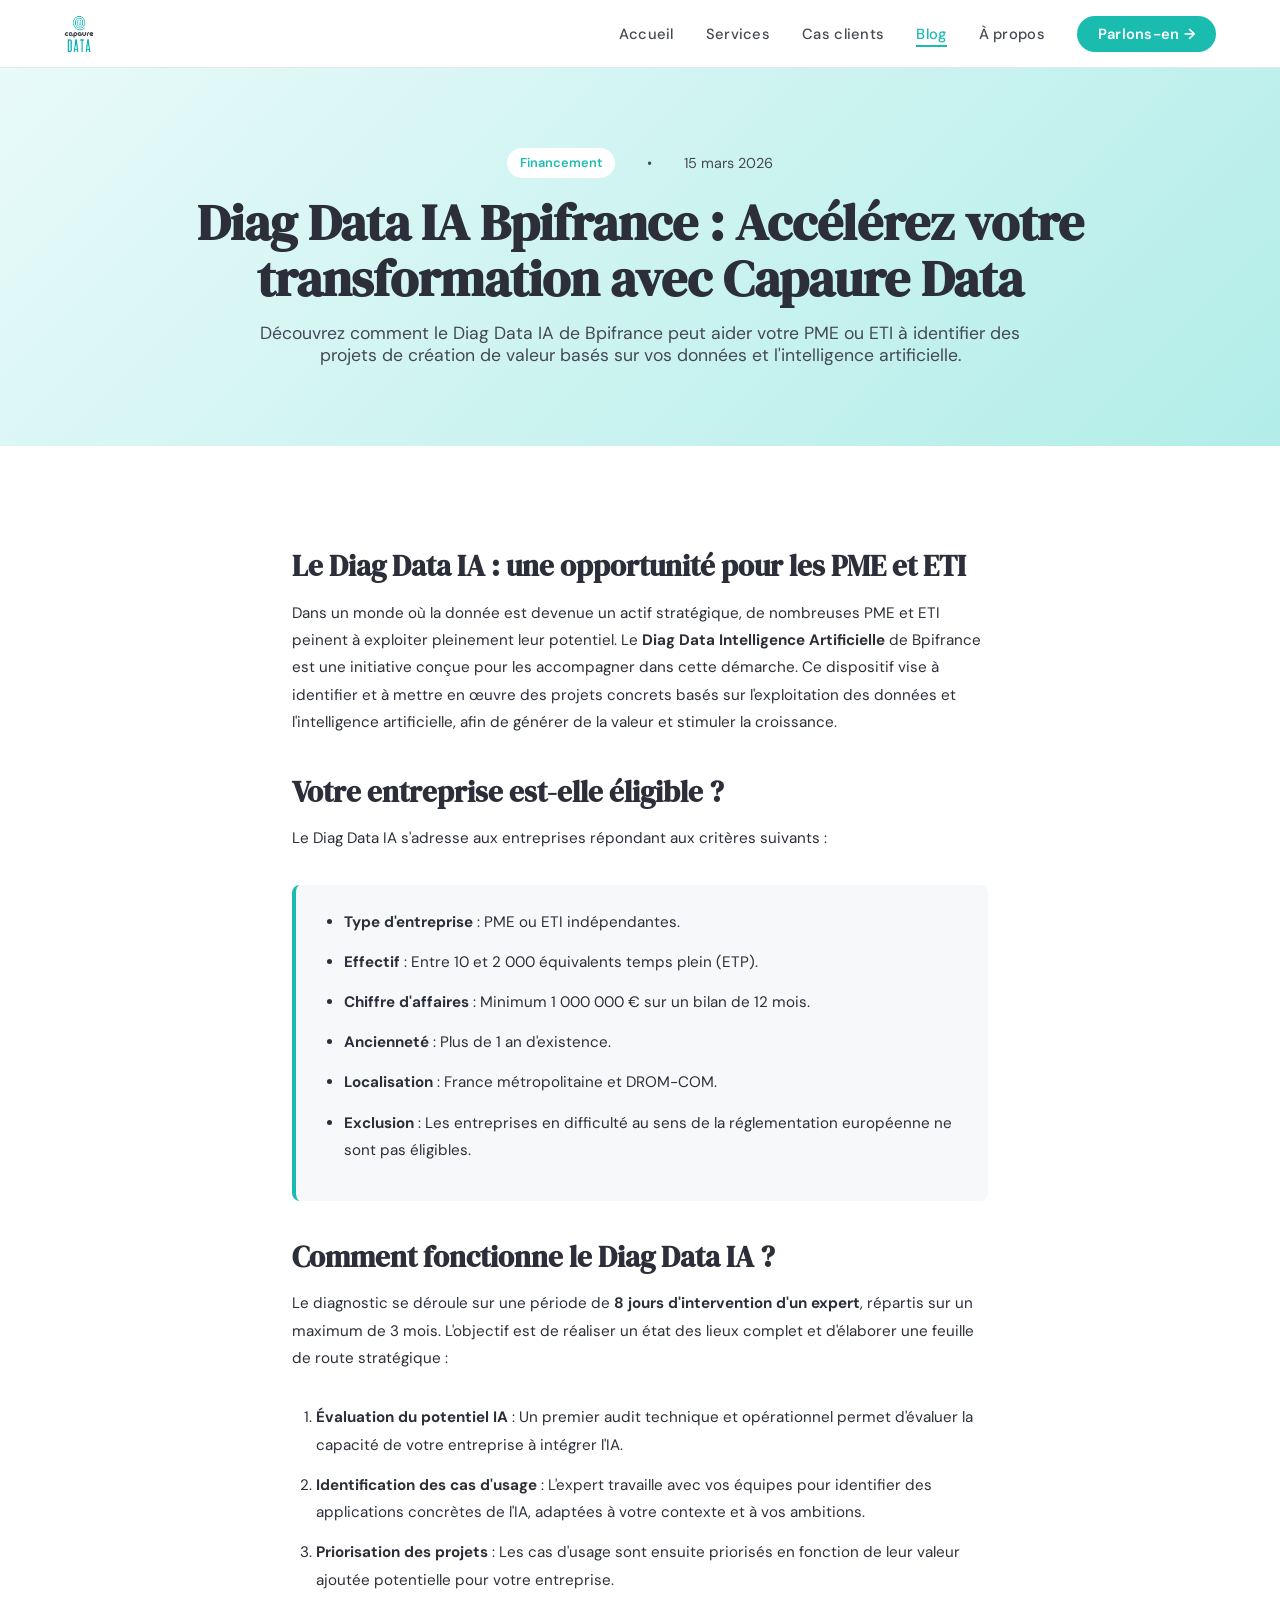
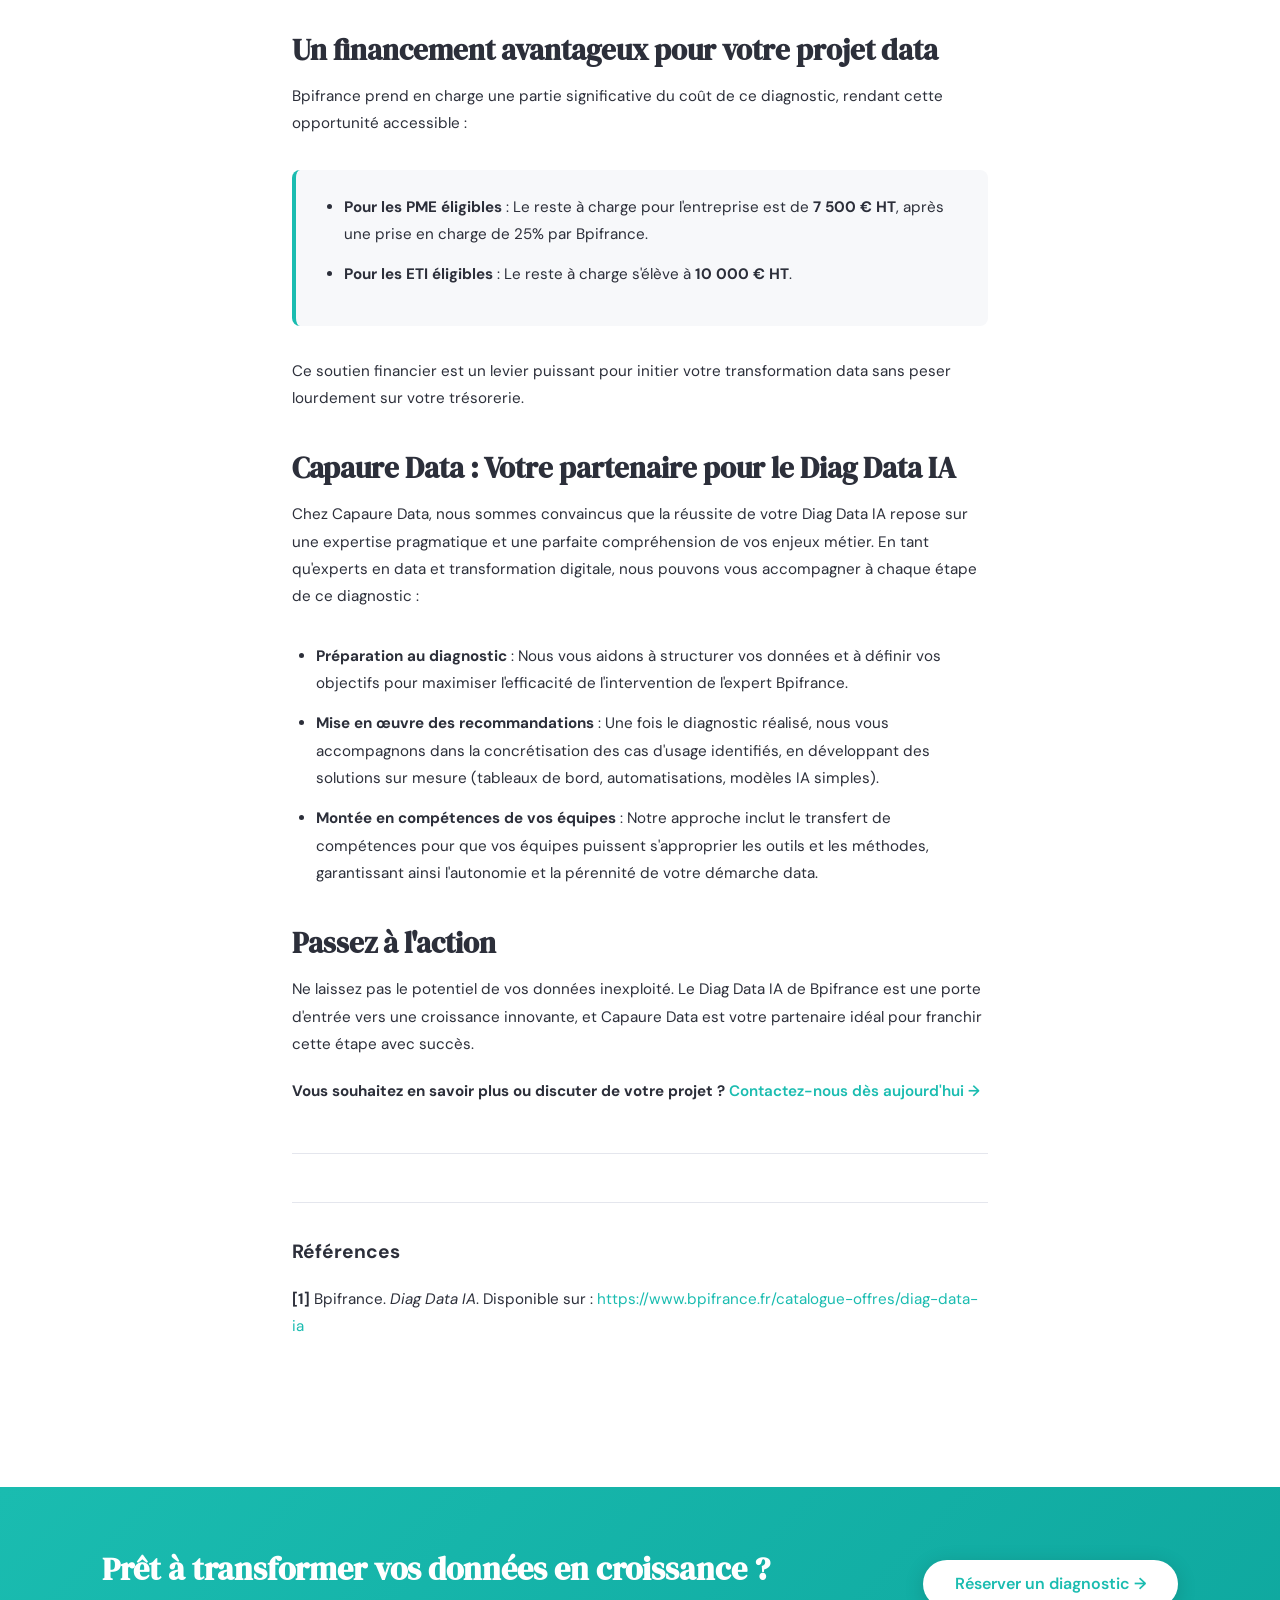
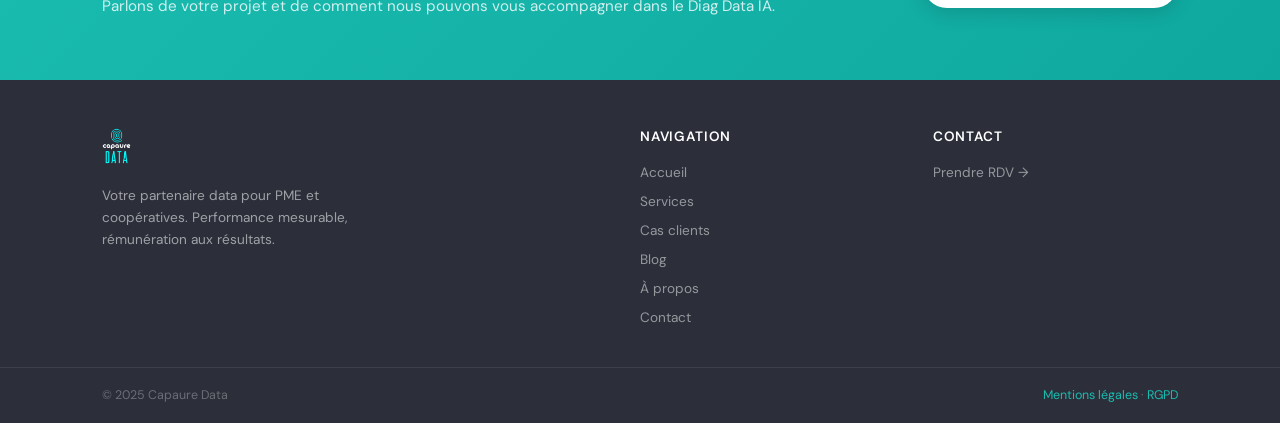
<file: blog/diag-data-ia.html>
<!DOCTYPE html>
<html lang="fr">
<head>
  <meta charset="UTF-8">
  <meta name="viewport" content="width=device-width, initial-scale=1.0">
  <meta name="description" content="Diag Data IA Bpifrance : Comment accélérer votre transformation data avec Capaure Data. Éligibilité, financement et accompagnement.">
  <meta name="keywords" content="Diag Data IA, Bpifrance, Transformation data, IA, PME, ETI, Financement">
  <meta name="author" content="Capaure Data">
  <meta name="robots" content="index, follow">
  <meta property="og:title" content="Diag Data IA Bpifrance : Accélérez votre transformation">
  <meta property="og:description" content="Découvrez le Diag Data IA de Bpifrance et comment Capaure Data peut vous accompagner dans votre transformation data.">
  <meta property="og:type" content="article">
  <meta property="og:url" content="https://capaure.com/blog/diag-data-ia.html">
  <link rel="canonical" href="https://capaure.com/blog/diag-data-ia.html">
  <title>Diag Data IA Bpifrance | Capaure Data</title>
  <link rel="preconnect" href="https://fonts.googleapis.com">
  <link href="https://fonts.googleapis.com/css2?family=DM+Serif+Display:ital@0;1&family=DM+Sans:wght@300;400;500;600&family=Space+Mono:wght@400;700&display=swap" rel="stylesheet">
  <link rel="stylesheet" href="../css/style.css">
</head>
<body>
<nav id="mainNav">
  <a href="../index.html" class="nav-logo"><img src="../assets/logo.png" alt="Capaure Data"><span class="nav-logo-fallback">Capaure <strong>Data</strong></span></a>
  <ul class="nav-links">
    <li><a href="../index.html">Accueil</a></li><li><a href="../services.html">Services</a></li>
    <li><a href="../cas-clients.html">Cas clients</a></li>
    <li><a href="../blog.html" class="active">Blog</a></li>
    <li><a href="../a-propos.html">À propos</a></li>
    <li><a href="../contact.html" class="nav-cta">Parlons-en →</a></li>
  </ul>
  <div class="nav-burger" id="navBurger"><span></span><span></span><span></span></div>
</nav>

<article class="blog-article reveal">
  <div class="article-header" style="padding: 5rem 8vw; background: linear-gradient(135deg, var(--teal-light), var(--teal-mid)); text-align: center;">
    <div class="article-meta" style="font-size: 0.9rem; color: var(--dark-soft); margin-bottom: 1rem;">
      <span class="article-category" style="display: inline-block; background: white; padding: 0.4rem 0.8rem; border-radius: 20px; font-weight: 600; color: var(--teal);">Financement</span>
      <span style="margin: 0 1rem;">•</span>
      <span>15 mars 2026</span>
    </div>
    <h1 style="font-size: clamp(2rem, 4vw, 3.2rem); margin-bottom: 1rem;">Diag Data IA Bpifrance : Accélérez votre transformation avec Capaure Data</h1>
    <p style="font-size: 1.1rem; color: var(--dark-soft); max-width: 800px; margin: 0 auto;">Découvrez comment le Diag Data IA de Bpifrance peut aider votre PME ou ETI à identifier des projets de création de valeur basés sur vos données et l'intelligence artificielle.</p>
  </div>

  <div class="article-content" style="padding: 4rem 8vw; max-width: 900px; margin: 0 auto;">
    <h2>Le Diag Data IA : une opportunité pour les PME et ETI</h2>
    <p>Dans un monde où la donnée est devenue un actif stratégique, de nombreuses PME et ETI peinent à exploiter pleinement leur potentiel. Le <strong>Diag Data Intelligence Artificielle</strong> de Bpifrance est une initiative conçue pour les accompagner dans cette démarche. Ce dispositif vise à identifier et à mettre en œuvre des projets concrets basés sur l'exploitation des données et l'intelligence artificielle, afin de générer de la valeur et stimuler la croissance.</p>

    <h2>Votre entreprise est-elle éligible ?</h2>
    <p>Le Diag Data IA s'adresse aux entreprises répondant aux critères suivants :</p>
    <div class="article-highlight" style="background: var(--light); border-left: 4px solid var(--teal); padding: 1.5rem; margin: 2rem 0; border-radius: 8px;">
      <ul style="margin: 0; padding-left: 1.5rem;">
        <li><strong>Type d'entreprise</strong> : PME ou ETI indépendantes.</li>
        <li><strong>Effectif</strong> : Entre 10 et 2 000 équivalents temps plein (ETP).</li>
        <li><strong>Chiffre d'affaires</strong> : Minimum 1 000 000 € sur un bilan de 12 mois.</li>
        <li><strong>Ancienneté</strong> : Plus de 1 an d'existence.</li>
        <li><strong>Localisation</strong> : France métropolitaine et DROM-COM.</li>
        <li><strong>Exclusion</strong> : Les entreprises en difficulté au sens de la réglementation européenne ne sont pas éligibles.</li>
      </ul>
    </div>

    <h2>Comment fonctionne le Diag Data IA ?</h2>
    <p>Le diagnostic se déroule sur une période de <strong>8 jours d'intervention d'un expert</strong>, répartis sur un maximum de 3 mois. L'objectif est de réaliser un état des lieux complet et d'élaborer une feuille de route stratégique :</p>
    <ol style="margin: 2rem 0; padding-left: 1.5rem;">
      <li><strong>Évaluation du potentiel IA</strong> : Un premier audit technique et opérationnel permet d'évaluer la capacité de votre entreprise à intégrer l'IA.</li>
      <li><strong>Identification des cas d'usage</strong> : L'expert travaille avec vos équipes pour identifier des applications concrètes de l'IA, adaptées à votre contexte et à vos ambitions.</li>
      <li><strong>Priorisation des projets</strong> : Les cas d'usage sont ensuite priorisés en fonction de leur valeur ajoutée potentielle pour votre entreprise.</li>
    </ol>

    <h2>Un financement avantageux pour votre projet data</h2>
    <p>Bpifrance prend en charge une partie significative du coût de ce diagnostic, rendant cette opportunité accessible :</p>
    <div class="article-highlight" style="background: var(--light); border-left: 4px solid var(--teal); padding: 1.5rem; margin: 2rem 0; border-radius: 8px;">
      <ul style="margin: 0; padding-left: 1.5rem;">
        <li><strong>Pour les PME éligibles</strong> : Le reste à charge pour l'entreprise est de <strong>7 500 € HT</strong>, après une prise en charge de 25% par Bpifrance.</li>
        <li><strong>Pour les ETI éligibles</strong> : Le reste à charge s'élève à <strong>10 000 € HT</strong>.</li>
      </ul>
    </div>
    <p>Ce soutien financier est un levier puissant pour initier votre transformation data sans peser lourdement sur votre trésorerie.</p>

    <h2>Capaure Data : Votre partenaire pour le Diag Data IA</h2>
    <p>Chez Capaure Data, nous sommes convaincus que la réussite de votre Diag Data IA repose sur une expertise pragmatique et une parfaite compréhension de vos enjeux métier. En tant qu'experts en data et transformation digitale, nous pouvons vous accompagner à chaque étape de ce diagnostic :</p>
    <ul style="margin: 2rem 0; padding-left: 1.5rem;">
      <li><strong>Préparation au diagnostic</strong> : Nous vous aidons à structurer vos données et à définir vos objectifs pour maximiser l'efficacité de l'intervention de l'expert Bpifrance.</li>
      <li><strong>Mise en œuvre des recommandations</strong> : Une fois le diagnostic réalisé, nous vous accompagnons dans la concrétisation des cas d'usage identifiés, en développant des solutions sur mesure (tableaux de bord, automatisations, modèles IA simples).</li>
      <li><strong>Montée en compétences de vos équipes</strong> : Notre approche inclut le transfert de compétences pour que vos équipes puissent s'approprier les outils et les méthodes, garantissant ainsi l'autonomie et la pérennité de votre démarche data.</li>
    </ul>

    <h2>Passez à l'action</h2>
    <p>Ne laissez pas le potentiel de vos données inexploité. Le Diag Data IA de Bpifrance est une porte d'entrée vers une croissance innovante, et Capaure Data est votre partenaire idéal pour franchir cette étape avec succès.</p>
    <p><strong>Vous souhaitez en savoir plus ou discuter de votre projet ?</strong> <a href="../contact.html" style="color: var(--teal); text-decoration: none; font-weight: 600;">Contactez-nous dès aujourd'hui →</a></p>

    <hr style="border: none; border-top: 1px solid var(--border); margin: 3rem 0;">

    <div class="article-references" style="margin-top: 3rem; padding-top: 2rem; border-top: 1px solid var(--border);">
      <h3>Références</h3>
      <p><strong>[1]</strong> Bpifrance. <em>Diag Data IA</em>. Disponible sur : <a href="https://www.bpifrance.fr/catalogue-offres/diag-data-ia" target="_blank" rel="noopener noreferrer">https://www.bpifrance.fr/catalogue-offres/diag-data-ia</a></p>
    </div>
  </div>
</article>

<div class="cta-band reveal" style="margin-top: 4rem;">
  <div><h2>Prêt à transformer vos données en croissance ?</h2><p>Parlons de votre projet et de comment nous pouvons vous accompagner dans le Diag Data IA.</p></div>
  <a href="../contact.html" class="btn-white">Réserver un diagnostic →</a>
</div>

<footer>
  <div class="footer-brand"><img src="../assets/logo.png" alt="Capaure Data"><p>Votre partenaire data pour PME et coopératives. Performance mesurable, rémunération aux résultats.</p></div>
  <div><h4>Navigation</h4><ul><li><a href="../index.html">Accueil</a></li><li><a href="../services.html">Services</a></li><li><a href="../cas-clients.html">Cas clients</a></li><li><a href="../blog.html">Blog</a></li><li><a href="../a-propos.html">À propos</a></li><li><a href="../contact.html">Contact</a></li></ul></div>
  <div><h4>Contact</h4><ul><li><a href="../contact.html">Prendre RDV →</a></li></ul></div>
</footer>
<div class="footer-bottom"><span>© 2025 Capaure Data</span><span><a href="../mentions-legales.html">Mentions légales</a> · <a href="../rgpd.html">RGPD</a></span></div>
<script src="../js/main.js"></script>
</body>
</html>
</file>
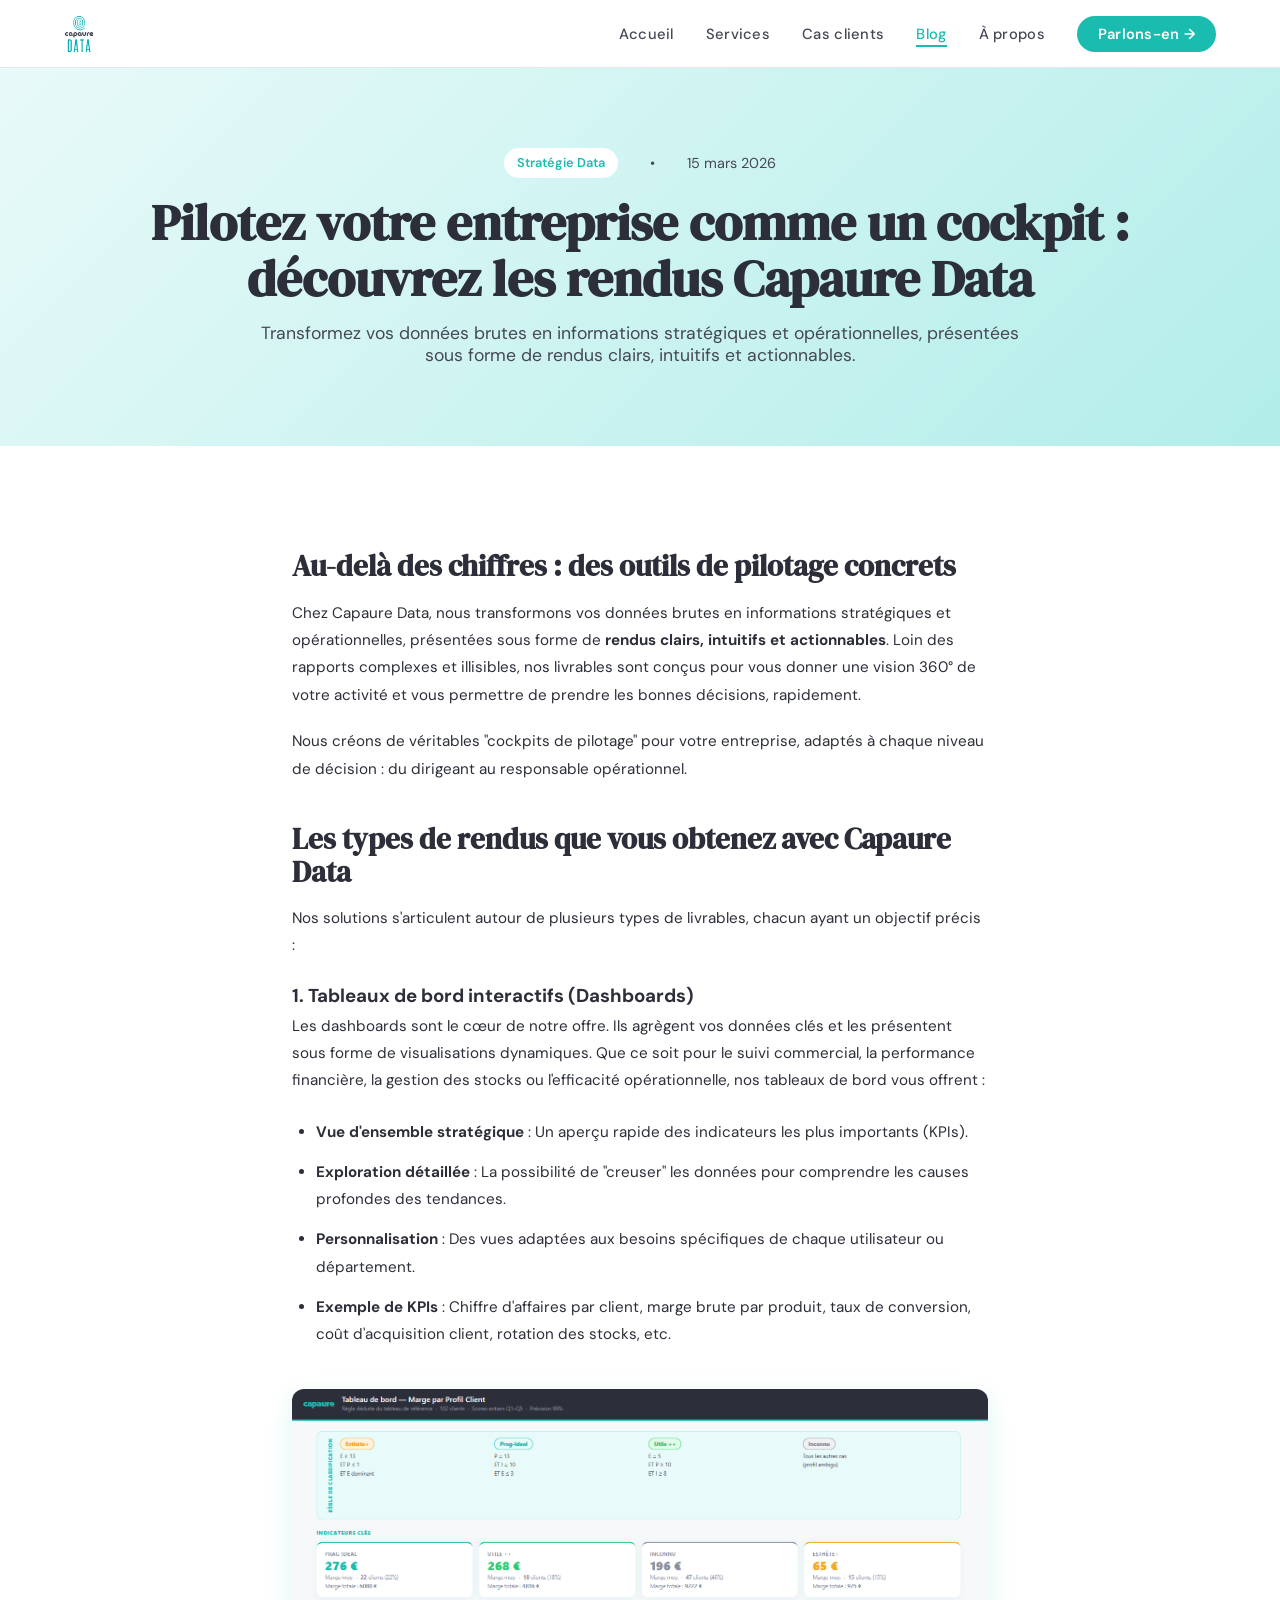
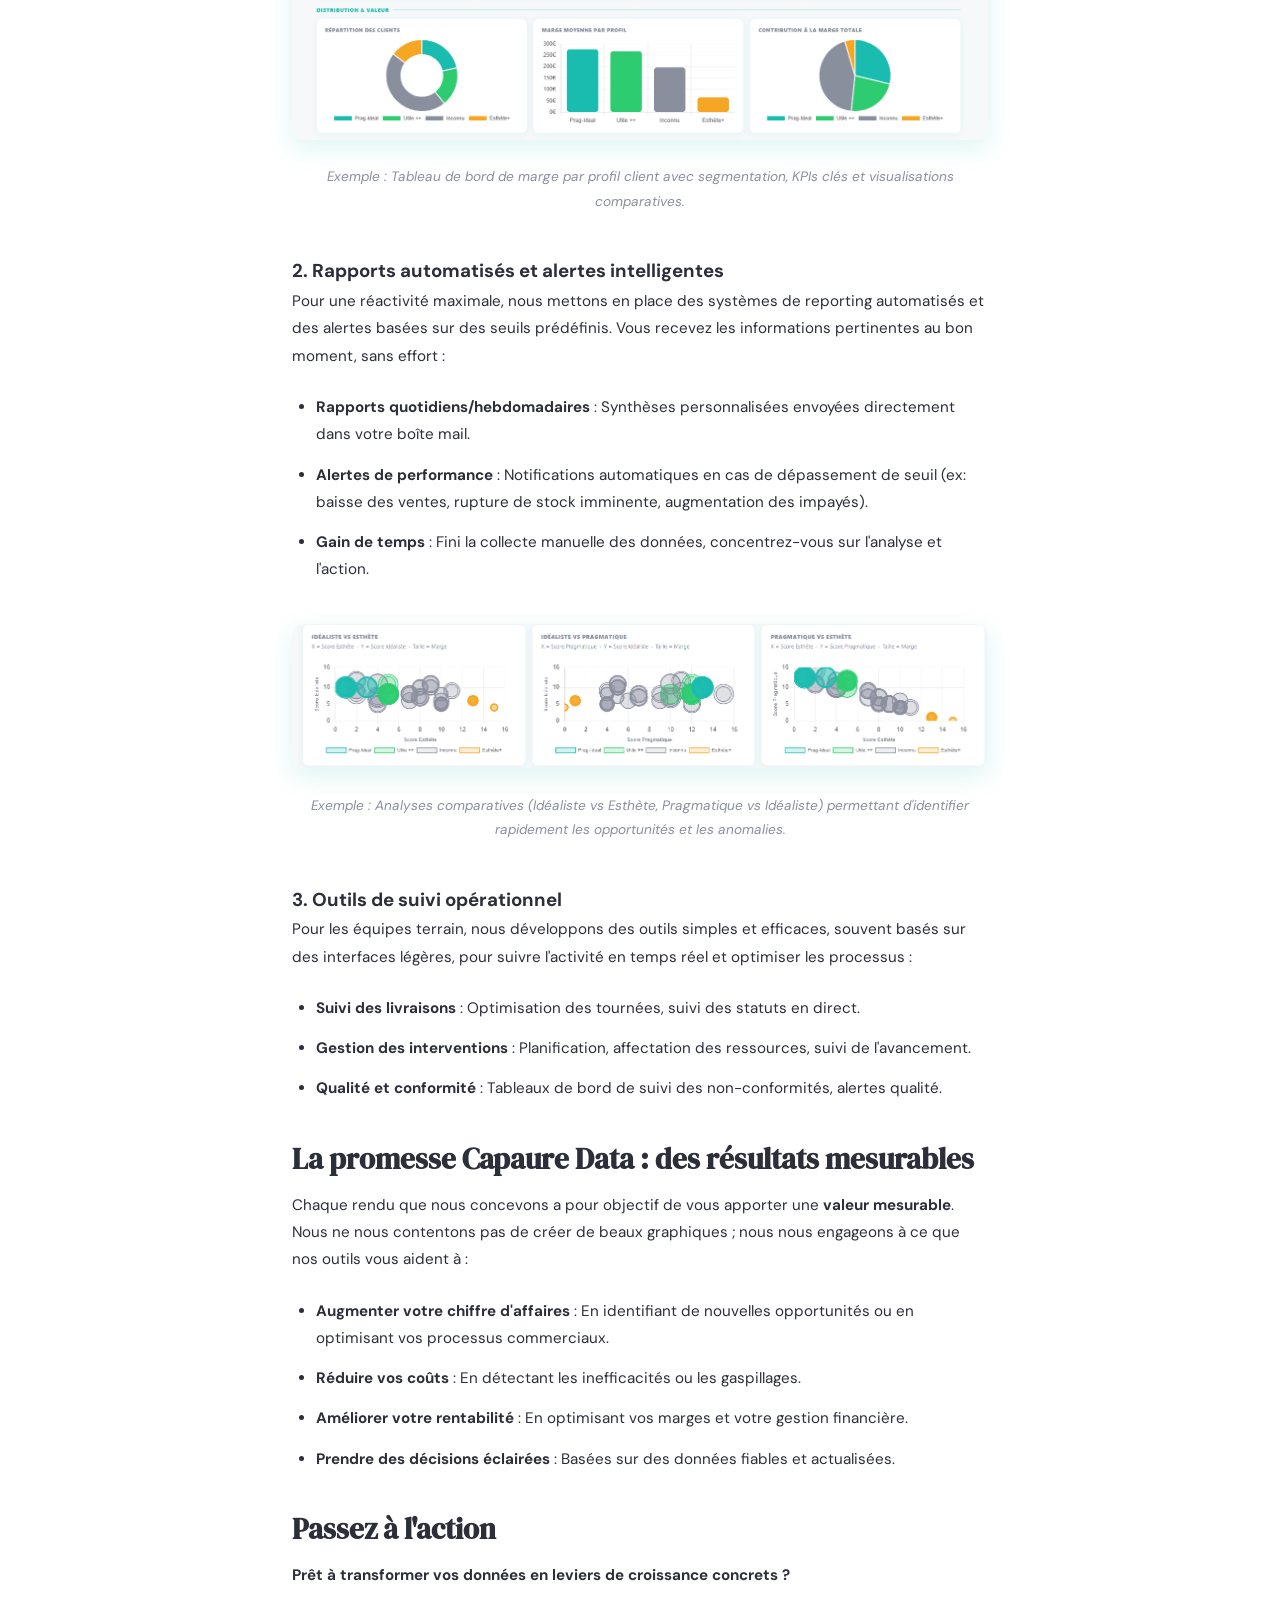
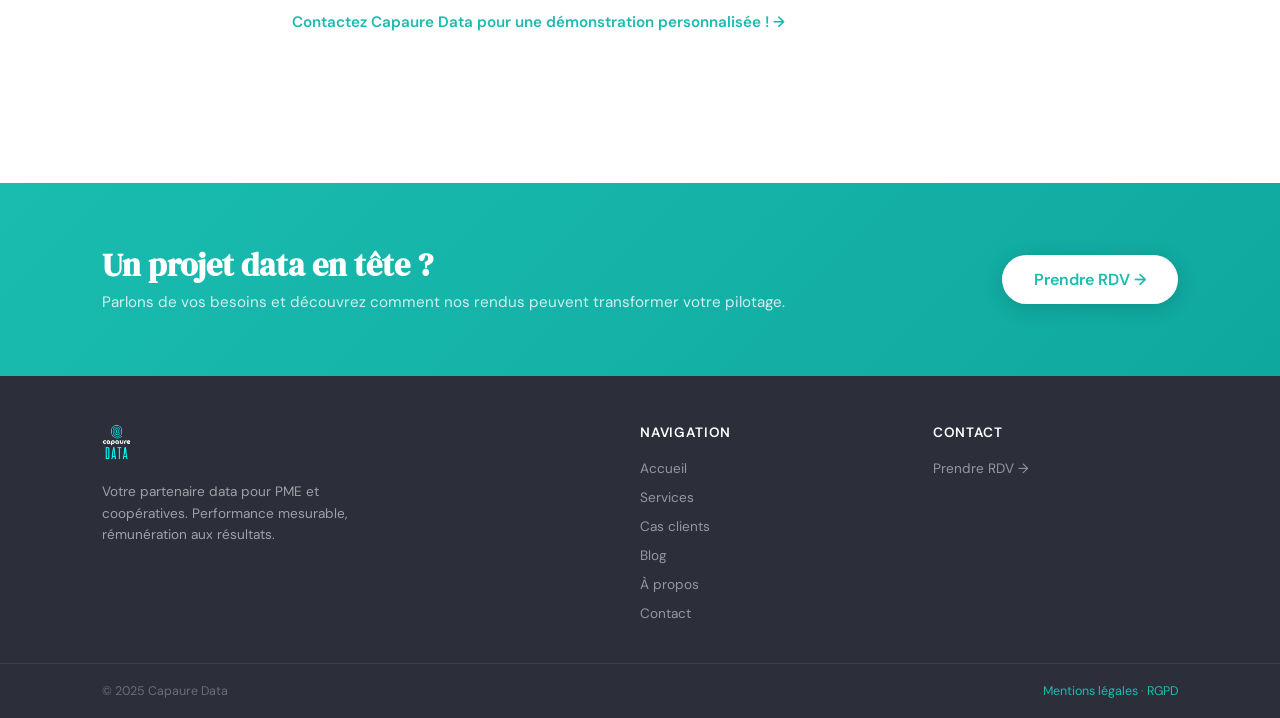
<file: blog/rendus-capaure-data.html>
<!DOCTYPE html>
<html lang="fr">
<head>
  <meta charset="UTF-8">
  <meta name="viewport" content="width=device-width, initial-scale=1.0">
  <meta name="description" content="Découvrez les types de rendus et livrables de Capaure Data : tableaux de bord interactifs, rapports automatisés, alertes intelligentes et outils de suivi opérationnel.">
  <meta name="keywords" content="Rendus Data, Tableaux de bord, KPIs, Rapports automatisés, Alertes, Capaure Data">
  <meta name="author" content="Capaure Data">
  <meta name="robots" content="index, follow">
  <meta property="og:title" content="Pilotez votre entreprise comme un cockpit : découvrez les rendus Capaure Data">
  <meta property="og:description" content="Transformez vos données en outils de pilotage concrets avec Capaure Data.">
  <meta property="og:type" content="article">
  <meta property="og:url" content="https://capaure.com/blog/rendus-capaure-data.html">
  <link rel="canonical" href="https://capaure.com/blog/rendus-capaure-data.html">
  <title>Rendus Capaure Data | Pilotez votre entreprise</title>
  <link rel="preconnect" href="https://fonts.googleapis.com">
  <link href="https://fonts.googleapis.com/css2?family=DM+Serif+Display:ital@0;1&family=DM+Sans:wght@300;400;500;600&family=Space+Mono:wght@400;700&display=swap" rel="stylesheet">
  <link rel="stylesheet" href="../css/style.css">
</head>
<body>
<nav id="mainNav">
  <a href="../index.html" class="nav-logo"><img src="../assets/logo.png" alt="Capaure Data"><span class="nav-logo-fallback">Capaure <strong>Data</strong></span></a>
  <ul class="nav-links">
    <li><a href="../index.html">Accueil</a></li><li><a href="../services.html">Services</a></li>
    <li><a href="../cas-clients.html">Cas clients</a></li>
    <li><a href="../blog.html" class="active">Blog</a></li>
    <li><a href="../a-propos.html">À propos</a></li>
    <li><a href="../contact.html" class="nav-cta">Parlons-en →</a></li>
  </ul>
  <div class="nav-burger" id="navBurger"><span></span><span></span><span></span></div>
</nav>

<article class="blog-article reveal">
  <div class="article-header" style="padding: 5rem 8vw; background: linear-gradient(135deg, var(--teal-light), var(--teal-mid)); text-align: center;">
    <div class="article-meta" style="font-size: 0.9rem; color: var(--dark-soft); margin-bottom: 1rem;">
      <span class="article-category" style="display: inline-block; background: white; padding: 0.4rem 0.8rem; border-radius: 20px; font-weight: 600; color: var(--teal);">Stratégie Data</span>
      <span style="margin: 0 1rem;">•</span>
      <span>15 mars 2026</span>
    </div>
    <h1 style="font-size: clamp(2rem, 4vw, 3.2rem); margin-bottom: 1rem;">Pilotez votre entreprise comme un cockpit : découvrez les rendus Capaure Data</h1>
    <p style="font-size: 1.1rem; color: var(--dark-soft); max-width: 800px; margin: 0 auto;">Transformez vos données brutes en informations stratégiques et opérationnelles, présentées sous forme de rendus clairs, intuitifs et actionnables.</p>
  </div>

  <div class="article-content" style="padding: 4rem 8vw; max-width: 900px; margin: 0 auto;">
    <h2>Au-delà des chiffres : des outils de pilotage concrets</h2>
    <p>Chez Capaure Data, nous transformons vos données brutes en informations stratégiques et opérationnelles, présentées sous forme de <strong>rendus clairs, intuitifs et actionnables</strong>. Loin des rapports complexes et illisibles, nos livrables sont conçus pour vous donner une vision 360° de votre activité et vous permettre de prendre les bonnes décisions, rapidement.</p>
    <p>Nous créons de véritables "cockpits de pilotage" pour votre entreprise, adaptés à chaque niveau de décision : du dirigeant au responsable opérationnel.</p>

    <h2>Les types de rendus que vous obtenez avec Capaure Data</h2>
    <p>Nos solutions s'articulent autour de plusieurs types de livrables, chacun ayant un objectif précis :</p>

    <h3>1. Tableaux de bord interactifs (Dashboards)</h3>
    <p>Les dashboards sont le cœur de notre offre. Ils agrègent vos données clés et les présentent sous forme de visualisations dynamiques. Que ce soit pour le suivi commercial, la performance financière, la gestion des stocks ou l'efficacité opérationnelle, nos tableaux de bord vous offrent :</p>
    <ul style="margin: 1.5rem 0; padding-left: 1.5rem;">
      <li><strong>Vue d'ensemble stratégique</strong> : Un aperçu rapide des indicateurs les plus importants (KPIs).</li>
      <li><strong>Exploration détaillée</strong> : La possibilité de "creuser" les données pour comprendre les causes profondes des tendances.</li>
      <li><strong>Personnalisation</strong> : Des vues adaptées aux besoins spécifiques de chaque utilisateur ou département.</li>
      <li><strong>Exemple de KPIs</strong> : Chiffre d'affaires par client, marge brute par produit, taux de conversion, coût d'acquisition client, rotation des stocks, etc.</li>
    </ul>
    <div style="margin: 2.5rem 0; text-align: center;">
      <img src="../assets/blog/dashboard-marge-profil.png" alt="Tableau de bord Capaure Data - Marge par profil client" style="max-width: 100%; height: auto; border-radius: 12px; box-shadow: 0 8px 24px rgba(26,188,176,0.15);">
      <p style="font-size: 0.85rem; color: var(--gray); margin-top: 1rem; font-style: italic;">Exemple : Tableau de bord de marge par profil client avec segmentation, KPIs clés et visualisations comparatives.</p>
    </div>

    <h3>2. Rapports automatisés et alertes intelligentes</h3>
    <p>Pour une réactivité maximale, nous mettons en place des systèmes de reporting automatisés et des alertes basées sur des seuils prédéfinis. Vous recevez les informations pertinentes au bon moment, sans effort :</p>
    <ul style="margin: 1.5rem 0; padding-left: 1.5rem;">
      <li><strong>Rapports quotidiens/hebdomadaires</strong> : Synthèses personnalisées envoyées directement dans votre boîte mail.</li>
      <li><strong>Alertes de performance</strong> : Notifications automatiques en cas de dépassement de seuil (ex: baisse des ventes, rupture de stock imminente, augmentation des impayés).</li>
      <li><strong>Gain de temps</strong> : Fini la collecte manuelle des données, concentrez-vous sur l'analyse et l'action.</li>
    </ul>
    <div style="margin: 2.5rem 0; text-align: center;">
      <img src="../assets/blog/bubble-charts-analysis.png" alt="Analyse comparative avec graphiques en bulles" style="max-width: 100%; height: auto; border-radius: 12px; box-shadow: 0 8px 24px rgba(26,188,176,0.15);">
      <p style="font-size: 0.85rem; color: var(--gray); margin-top: 1rem; font-style: italic;">Exemple : Analyses comparatives (Idéaliste vs Esthète, Pragmatique vs Idéaliste) permettant d'identifier rapidement les opportunités et les anomalies.</p>
    </div>

    <h3>3. Outils de suivi opérationnel</h3>
    <p>Pour les équipes terrain, nous développons des outils simples et efficaces, souvent basés sur des interfaces légères, pour suivre l'activité en temps réel et optimiser les processus :</p>
    <ul style="margin: 1.5rem 0; padding-left: 1.5rem;">
      <li><strong>Suivi des livraisons</strong> : Optimisation des tournées, suivi des statuts en direct.</li>
      <li><strong>Gestion des interventions</strong> : Planification, affectation des ressources, suivi de l'avancement.</li>
      <li><strong>Qualité et conformité</strong> : Tableaux de bord de suivi des non-conformités, alertes qualité.</li>
    </ul>

    <h2>La promesse Capaure Data : des résultats mesurables</h2>
    <p>Chaque rendu que nous concevons a pour objectif de vous apporter une <strong>valeur mesurable</strong>. Nous ne nous contentons pas de créer de beaux graphiques ; nous nous engageons à ce que nos outils vous aident à :</p>
    <ul style="margin: 1.5rem 0; padding-left: 1.5rem;">
      <li><strong>Augmenter votre chiffre d'affaires</strong> : En identifiant de nouvelles opportunités ou en optimisant vos processus commerciaux.</li>
      <li><strong>Réduire vos coûts</strong> : En détectant les inefficacités ou les gaspillages.</li>
      <li><strong>Améliorer votre rentabilité</strong> : En optimisant vos marges et votre gestion financière.</li>
      <li><strong>Prendre des décisions éclairées</strong> : Basées sur des données fiables et actualisées.</li>
    </ul>

    <h2>Passez à l'action</h2>
    <p><strong>Prêt à transformer vos données en leviers de croissance concrets ?</strong></p>
    <p><a href="../contact.html" style="color: var(--teal); text-decoration: none; font-weight: 600;">Contactez Capaure Data pour une démonstration personnalisée ! →</a></p>
  </div>
</article>

<div class="cta-band reveal" style="margin-top: 4rem;">
  <div><h2>Un projet data en tête ?</h2><p>Parlons de vos besoins et découvrez comment nos rendus peuvent transformer votre pilotage.</p></div>
  <a href="../contact.html" class="btn-white">Prendre RDV →</a>
</div>

<footer>
  <div class="footer-brand"><img src="../assets/logo.png" alt="Capaure Data"><p>Votre partenaire data pour PME et coopératives. Performance mesurable, rémunération aux résultats.</p></div>
  <div><h4>Navigation</h4><ul><li><a href="../index.html">Accueil</a></li><li><a href="../services.html">Services</a></li><li><a href="../cas-clients.html">Cas clients</a></li><li><a href="../blog.html">Blog</a></li><li><a href="../a-propos.html">À propos</a></li><li><a href="../contact.html">Contact</a></li></ul></div>
  <div><h4>Contact</h4><ul><li><a href="../contact.html">Prendre RDV →</a></li></ul></div>
</footer>
<div class="footer-bottom"><span>© 2025 Capaure Data</span><span><a href="../mentions-legales.html">Mentions légales</a> · <a href="../rgpd.html">RGPD</a></span></div>
<script src="../js/main.js"></script>
</body>
</html>
</file>
<file: css/style.css>
/* ═══════════════════════════════════════════
   CAPAURE DATA — style.css
   Variables, reset, composants partagés
═══════════════════════════════════════════ */

/* ── VARIABLES ── */
:root {
  --teal: #1ABCB0;
  --teal-light: #e8faf9;
  --teal-mid: #b2ede9;
  --dark: #2C2F3A;
  --dark-soft: #454855;
  --gray: #8a8f9e;
  --light: #f7f8fa;
  --white: #ffffff;
  --border: #e4e6ed;
  --shadow: 0 2px 24px rgba(26,188,176,0.10);
  --shadow-lg: 0 8px 48px rgba(44,47,58,0.12);
}

/* ── RESET ── */
* { margin: 0; padding: 0; box-sizing: border-box; }
html { scroll-behavior: smooth; }
body {
  font-family: 'DM Sans', sans-serif;
  color: var(--dark);
  background: var(--white);
  overflow-x: hidden;
  padding-top: 68px; /* compense la nav fixed */
}

/* ── TYPOGRAPHIE ── */
h1 {
  font-family: 'DM Serif Display', serif;
  font-size: clamp(2rem, 4vw, 3.2rem);
  line-height: 1.1;
  margin-bottom: 1.2rem;
}
h2 {
  font-family: 'DM Serif Display', serif;
  font-size: clamp(1.6rem, 2.5vw, 2.2rem);
  line-height: 1.15;
  margin-bottom: 1rem;
}
h1 em, h2 em { font-style: italic; color: var(--teal); }

/* ── ANIMATIONS ── */
@keyframes fadeUp {
  from { opacity: 0; transform: translateY(20px); }
  to   { opacity: 1; transform: translateY(0); }
}
@keyframes fadeIn {
  from { opacity: 0; }
  to   { opacity: 1; }
}
@keyframes pulse {
  0%, 100% { opacity: 1; transform: scale(1); }
  50%       { opacity: .4; transform: scale(1.4); }
}
@keyframes growBar {
  from { width: 0 !important; }
}
@keyframes rotate {
  from { transform: rotate(0deg); }
  to   { transform: rotate(360deg); }
}

.reveal {
  opacity: 0;
  transform: translateY(24px);
  transition: opacity .6s ease, transform .6s ease;
}
.reveal.visible {
  opacity: 1;
  transform: translateY(0);
}

/* ── NAV ── */
nav {
  position: fixed; top: 0; left: 0; right: 0; z-index: 200;
  background: rgba(255,255,255,0.95);
  backdrop-filter: blur(14px);
  border-bottom: 1px solid var(--border);
  padding: 0 5vw; height: 68px;
  display: flex; align-items: center; justify-content: space-between;
  transition: box-shadow .3s;
}
nav.scrolled { box-shadow: var(--shadow-lg); }

.nav-logo { display: flex; align-items: center; gap: 10px; text-decoration: none; }
.nav-logo img { height: 38px; width: auto; }
.nav-logo .nav-logo-fallback {
  display: none;
  font-family: 'DM Serif Display', serif;
  font-size: 1.2rem; color: var(--teal);
}

.nav-links { display: flex; align-items: center; gap: 2rem; list-style: none; }
.nav-links a {
  text-decoration: none; color: var(--dark-soft);
  font-size: .92rem; font-weight: 500;
  letter-spacing: .02em; transition: color .2s;
  position: relative;
}
.nav-links a::after {
  content: ''; position: absolute; bottom: -3px; left: 0; right: 0;
  height: 2px; background: var(--teal);
  transform: scaleX(0); transform-origin: left; transition: transform .25s;
}
.nav-links a:hover { color: var(--teal); }
.nav-links a:hover::after,
.nav-links a.active::after { transform: scaleX(1); }
.nav-links a.active { color: var(--teal); }

.nav-cta {
  background: var(--teal) !important;
  color: white !important;
  padding: .5rem 1.3rem;
  border-radius: 100px;
  font-weight: 600 !important;
  transition: background .2s, transform .15s !important;
}
.nav-cta::after { display: none !important; }
.nav-cta:hover { background: #148f86 !important; transform: translateY(-1px); }

.nav-burger {
  display: none; flex-direction: column; gap: 5px;
  cursor: pointer; padding: 4px;
}
.nav-burger span {
  width: 24px; height: 2px;
  background: var(--dark); border-radius: 2px; transition: all .3s;
}
.nav-burger.active span:nth-child(1) {
  transform: rotate(45deg) translate(8px, 8px);
}
.nav-burger.active span:nth-child(2) {
  opacity: 0;
}
.nav-burger.active span:nth-child(3) {
  transform: rotate(-45deg) translate(7px, -7px);
}

.nav-links.active {
  display: flex !important;
  position: absolute;
  top: 68px;
  left: 0;
  right: 0;
  flex-direction: column;
  background: rgba(255,255,255,0.98);
  backdrop-filter: blur(14px);
  border-bottom: 1px solid var(--border);
  padding: 1.5rem 5vw;
  gap: 1rem;
  box-shadow: var(--shadow-lg);
  z-index: 199;
}
.nav-links.active a {
  padding: 0.75rem 0;
  border-bottom: 1px solid var(--border);
}
.nav-links.active a:last-child {
  border-bottom: none;
}

/* ── BADGES / LABELS ── */
.eyebrow-pill {
  display: inline-flex; align-items: center; gap: .5rem;
  background: var(--teal-light); border: 1px solid var(--teal-mid);
  color: var(--teal); font-size: .8rem; font-weight: 600;
  letter-spacing: .08em; text-transform: uppercase;
  padding: .35rem .9rem; border-radius: 100px; margin-bottom: 1.5rem;
}
.eyebrow-pill::before {
  content: ''; width: 6px; height: 6px;
  background: var(--teal); border-radius: 50%;
  animation: pulse 2s infinite;
}

.section-label {
  font-size: .78rem; font-weight: 600;
  letter-spacing: .1em; text-transform: uppercase;
  color: var(--teal); margin-bottom: .7rem;
  display: flex; align-items: center; gap: .5rem;
  margin-left: -28px; /* Aligne le texte du label sur la même ligne verticale que les titres h1/h2 */
}
.section-label::before { content: ''; width: 20px; height: 2px; background: var(--teal); }

/* ── BOUTONS ── */
.btn-primary {
  display: inline-block;
  background: var(--teal); color: white;
  padding: .85rem 2rem; border-radius: 100px;
  text-decoration: none; font-weight: 600; font-size: .95rem;
  border: none; cursor: pointer;
  transition: background .2s, transform .15s, box-shadow .2s;
  box-shadow: 0 4px 20px rgba(26,188,176,.35);
}
.btn-primary:hover {
  background: #148f86; transform: translateY(-2px);
  box-shadow: 0 8px 30px rgba(26,188,176,.45);
}
.btn-outline {
  display: inline-block;
  border: 2px solid var(--teal); color: var(--teal);
  padding: .8rem 1.8rem; border-radius: 100px;
  text-decoration: none; font-weight: 600; font-size: .95rem;
  transition: all .2s; cursor: pointer;
}
.btn-outline:hover { background: var(--teal); color: white; }

.btn-secondary {
  color: var(--dark); text-decoration: none;
  font-weight: 500; font-size: .95rem;
  display: inline-flex; align-items: center; gap: .4rem;
  transition: color .2s;
}
.btn-secondary:hover { color: var(--teal); }
.btn-secondary .arrow {
  width: 22px; height: 22px;
  border: 2px solid currentColor; border-radius: 50%;
  display: flex; align-items: center; justify-content: center;
  font-size: .8rem; transition: transform .2s;
}
.btn-secondary:hover .arrow { transform: translateX(3px); }

.btn-white {
  background: white; color: var(--teal);
  padding: .85rem 2rem; border-radius: 100px;
  text-decoration: none; font-weight: 600; white-space: nowrap;
  transition: transform .15s, box-shadow .2s;
  box-shadow: 0 4px 20px rgba(0,0,0,.15);
}
.btn-white:hover { transform: translateY(-2px); box-shadow: 0 8px 30px rgba(0,0,0,.2); }

/* ── PAGE HERO (pages internes) ── */
.page-hero {
  padding: 8vw 8vw 6rem;
  background: var(--white);
  position: relative; overflow: hidden;
}

/* Cercles décoratifs identiques à l'index */
.page-hero::before {
  content: '';
  position: absolute; top: -100px; right: -100px;
  width: 600px; height: 600px; border-radius: 50%;
  background: var(--teal); filter: blur(60px); opacity: .10;
  pointer-events: none;
}

/* Ligne de séparation bas */
.page-hero::after {
  content: ''; position: absolute; bottom: 0; left: 0; right: 0;
  height: 1px;
  background: linear-gradient(90deg, transparent, var(--teal-mid), transparent);
}

.page-hero-inner {
  max-width: 700px;
  position: relative; z-index: 2;
  animation: fadeUp .7s .1s ease both;
}

.page-hero h1 {
  font-size: clamp(2.4rem, 4.5vw, 4rem);
  margin-bottom: 1.2rem;
}

.page-hero p {
  font-size: 1.05rem; line-height: 1.7;
  color: var(--dark-soft); max-width: 520px;
}

/* ── CTA BAND ── */
.cta-band {
  background: linear-gradient(135deg, var(--teal) 0%, #0fa89f 100%);
  padding: 4rem 8vw;
  display: flex; align-items: center; justify-content: space-between;
  gap: 2rem; flex-wrap: wrap;
}
.cta-band h2 { color: white; font-size: clamp(1.5rem,2.5vw,2rem); margin-bottom: .5rem; }
.cta-band p  { color: rgba(255,255,255,.8); font-size: .95rem; }

/* ── FOOTER ── */
footer {
  background: var(--dark); color: rgba(255,255,255,.55);
  padding: 3rem 8vw 2rem;
  display: grid; grid-template-columns: 2fr 1fr 1fr; gap: 3rem;
}
.footer-brand img { height: 36px; margin-bottom: 1rem; filter: brightness(10); }
.footer-brand p { font-size: .85rem; line-height: 1.6; max-width: 260px; }
footer h4 {
  color: white; font-size: .85rem; font-weight: 600;
  letter-spacing: .06em; text-transform: uppercase; margin-bottom: 1rem;
}
footer ul { list-style: none; }
footer ul li { margin-bottom: .5rem; }
footer ul li a {
  text-decoration: none; color: rgba(255,255,255,.5);
  font-size: .85rem; transition: color .2s;
}
footer ul li a:hover { color: var(--teal); }

.footer-bottom {
  background: var(--dark);
  border-top: 1px solid rgba(255,255,255,.08);
  padding: 1.2rem 8vw;
  display: flex; justify-content: space-between; align-items: center;
  font-size: .78rem; color: rgba(255,255,255,.3);
}
.footer-bottom a { color: var(--teal); text-decoration: none; }

/* ── OFFER BLOCKS (services) ── */
.offer-block {
  display: grid; grid-template-columns: 1fr 1fr;
  gap: 5rem; align-items: center;
  padding: 5rem 8vw; border-bottom: 1px solid var(--border);
}
.offer-block.reverse { direction: rtl; }
.offer-block.reverse > * { direction: ltr; }
.offer-block.bg-light { background: var(--light); }

.offer-tag {
  display: inline-block; font-size: .72rem; font-weight: 700;
  letter-spacing: .1em; text-transform: uppercase;
  color: var(--teal); background: var(--teal-light);
  padding: .3rem .8rem; border-radius: 4px; margin-bottom: 1.2rem;
}
.offer-content .lead {
  font-size: 1rem; line-height: 1.7;
  color: var(--dark-soft); margin-bottom: 1.8rem;
}
.offer-includes { list-style: none; margin-bottom: 2rem; }
.offer-includes li {
  display: flex; align-items: flex-start; gap: .8rem;
  padding: .6rem 0; border-bottom: 1px solid var(--border);
  font-size: .9rem; color: var(--dark-soft); line-height: 1.5;
}
.offer-includes li:last-child { border-bottom: none; }
.offer-includes li::before { content: '✓'; color: var(--teal); font-weight: 700; flex-shrink: 0; margin-top: 1px; }

/* ── VISUALS (dashboard, timeline…) ── */
.offer-visual {
  background: var(--dark); border-radius: 20px;
  padding: 2rem; position: relative; overflow: hidden;
}
.offer-visual::before {
  content: ''; position: absolute; inset: 0;
  background: radial-gradient(ellipse at 80% 20%, rgba(26,188,176,.2) 0%, transparent 60%);
}
.offer-visual-title {
  font-family: 'Space Mono', monospace; font-size: .7rem;
  color: rgba(255,255,255,.4); letter-spacing: .1em;
  text-transform: uppercase; margin-bottom: 1.5rem;
}
.timeline { position: relative; }
.timeline::before {
  content: ''; position: absolute; left: 14px; top: 0; bottom: 0;
  width: 2px; background: rgba(26,188,176,.25);
}
.tl-item { display: flex; gap: 1.2rem; align-items: flex-start; margin-bottom: 1.2rem; }
.tl-dot {
  width: 28px; height: 28px; flex-shrink: 0;
  background: var(--teal); border-radius: 50%;
  display: flex; align-items: center; justify-content: center;
  font-family: 'Space Mono', monospace; font-size: .65rem; font-weight: 700;
  color: var(--dark); z-index: 1;
}
.tl-content h4 { color: white; font-size: .88rem; font-weight: 600; margin-bottom: .2rem; }
.tl-content p  { color: rgba(255,255,255,.5); font-size: .78rem; line-height: 1.5; }

.kpi-visual { background: white; border-radius: 20px; border: 1px solid var(--border); box-shadow: var(--shadow-lg); overflow: hidden; }
.kpi-visual-header { background: var(--teal); padding: 1rem 1.5rem; font-family: 'Space Mono', monospace; font-size: .72rem; color: rgba(255,255,255,.8); letter-spacing: .08em; }
.kpi-visual-body { padding: 1.5rem; }
.kpi-row { display: flex; align-items: center; justify-content: space-between; padding: .8rem 0; border-bottom: 1px solid var(--border); }
.kpi-row:last-child { border-bottom: none; }
.kpi-name { font-size: .88rem; color: var(--dark-soft); }
.kpi-badge { font-family: 'Space Mono', monospace; font-size: .8rem; font-weight: 700; padding: .3rem .7rem; border-radius: 100px; }
.kpi-badge.green  { background: var(--teal-light); color: var(--teal); }
.kpi-badge.orange { background: #fff4e6; color: #e67e22; }

.coop-visual {
  background: linear-gradient(135deg, var(--teal-light) 0%, white 100%);
  border: 1px solid var(--teal-mid); border-radius: 20px; padding: 2rem;
}
.coop-kpi-grid { display: grid; grid-template-columns: 1fr 1fr; gap: 1rem; margin-bottom: 1.5rem; }
.coop-kpi { background: white; border-radius: 12px; padding: 1.2rem; border: 1px solid var(--border); text-align: center; }
.coop-kpi-val { font-family: 'Space Mono', monospace; font-size: 1.6rem; font-weight: 700; color: var(--teal); line-height: 1; margin-bottom: .3rem; }
.coop-kpi-lbl { font-size: .72rem; color: var(--gray); text-transform: uppercase; letter-spacing: .05em; }

/* ── FAQ ── */
.faq-grid { display: grid; grid-template-columns: 1fr 1fr; gap: 1rem; margin-top: 2.5rem; }
.faq-item { border: 1px solid var(--border); border-radius: 12px; overflow: hidden; }
.faq-q {
  padding: 1.2rem 1.5rem; font-weight: 600; font-size: .92rem;
  cursor: pointer; display: flex; justify-content: space-between; align-items: center;
  background: white; transition: background .2s; user-select: none;
}
.faq-q:hover { background: var(--light); }
.faq-q .chevron { color: var(--teal); font-size: 1.1rem; transition: transform .3s; }
.faq-a {
  padding: 0 1.5rem; max-height: 0; overflow: hidden;
  font-size: .87rem; color: var(--dark-soft); line-height: 1.7;
  background: var(--light); transition: max-height .35s ease, padding .35s;
}
.faq-item.open .faq-a  { max-height: 200px; padding: 1rem 1.5rem; }
.faq-item.open .chevron { transform: rotate(180deg); }

/* ── CAS CLIENTS ── */
.stats-band {
  background: var(--dark); padding: 3rem 8vw;
  display: grid; grid-template-columns: repeat(4,1fr);
  position: relative; overflow: hidden;
}
.stats-band::before {
  content: ''; position: absolute; inset: 0;
  background: radial-gradient(ellipse at 50% 50%, rgba(26,188,176,.1) 0%, transparent 70%);
}
.stat-item { text-align: center; padding: 1.5rem; position: relative; }
.stat-val { font-family: 'Space Mono', monospace; font-size: 2.2rem; font-weight: 700; color: var(--teal); line-height: 1; margin-bottom: .5rem; }
.stat-lbl { font-size: .8rem; color: rgba(255,255,255,.5); text-transform: uppercase; letter-spacing: .06em; }

.cases-grid { display: grid; grid-template-columns: 1fr 1fr; gap: 2rem; margin-top: 3rem; }
.case-card {
  border: 1px solid var(--border); border-radius: 20px; overflow: hidden;
  transition: transform .25s, box-shadow .25s, border-color .25s; background: white;
}
.case-card:hover { transform: translateY(-4px); box-shadow: var(--shadow-lg); border-color: var(--teal-mid); }
.case-header { padding: 1.8rem 2rem 1.2rem; border-bottom: 1px solid var(--border); display: flex; align-items: flex-start; justify-content: space-between; gap: 1rem; }
.case-sector { font-size: .72rem; font-weight: 700; letter-spacing: .08em; text-transform: uppercase; color: var(--teal); background: var(--teal-light); padding: .25rem .7rem; border-radius: 4px; margin-bottom: .8rem; display: inline-block; }
.case-header h3 { font-family: 'DM Serif Display', serif; font-size: 1.2rem; color: var(--dark); }
.case-icon { font-size: 2rem; flex-shrink: 0; }
.case-body { padding: 1.5rem 2rem; }
.case-challenge { font-size: .87rem; color: var(--dark-soft); line-height: 1.6; margin-bottom: 1.2rem; padding-left: 1rem; border-left: 3px solid var(--border); }
.case-results { display: grid; grid-template-columns: repeat(3,1fr); gap: .8rem; margin-bottom: 1.2rem; }
.result-item { background: var(--light); border-radius: 10px; padding: .8rem; text-align: center; border: 1px solid var(--border); }
.result-val { font-family: 'Space Mono', monospace; font-size: 1.1rem; font-weight: 700; color: var(--teal); }
.result-lbl { font-size: .68rem; color: var(--gray); text-transform: uppercase; letter-spacing: .04em; margin-top: .2rem; }
.case-quote { background: var(--teal-light); border-radius: 10px; padding: 1rem 1.2rem; font-size: .84rem; color: var(--dark-soft); line-height: 1.6; font-style: italic; }
.case-quote::before { content: '"'; font-size: 2rem; color: var(--teal); line-height: 0; vertical-align: -.4em; margin-right: .2rem; }
.case-footer { padding: 1rem 2rem; border-top: 1px solid var(--border); display: flex; align-items: center; justify-content: space-between; background: var(--light); }
.case-offer    { font-size: .76rem; color: var(--gray); font-weight: 500; }
.case-duration { font-family: 'Space Mono', monospace; font-size: .72rem; color: var(--teal); }

.testimonial-section { background: var(--dark); padding: 5rem 8vw; text-align: center; position: relative; overflow: hidden; }
.testimonial-section::before { content: ''; position: absolute; inset: 0; background: radial-gradient(ellipse at 50% 0%, rgba(26,188,176,.15) 0%, transparent 60%); }
.testimonial-quote { font-family: 'DM Serif Display', serif; font-size: clamp(1.3rem,2.5vw,2rem); color: white; line-height: 1.5; max-width: 760px; margin: 0 auto 2rem; position: relative; }
.testimonial-quote::before { content: '"'; font-size: 6rem; color: var(--teal); opacity: .3; position: absolute; top: -2rem; left: -1rem; line-height: 1; font-family: 'DM Serif Display', serif; }
.testimonial-author { color: rgba(255,255,255,.5); font-size: .9rem; }
.testimonial-author strong { color: var(--teal); }

.sectors-list { display: grid; grid-template-columns: repeat(3,1fr); gap: 1rem; margin-top: 2.5rem; }
.sector-item { background: white; border-radius: 12px; padding: 1.5rem; border: 1px solid var(--border); display: flex; align-items: center; gap: 1rem; transition: border-color .2s, box-shadow .2s; }
.sector-item:hover { border-color: var(--teal); box-shadow: 0 4px 20px rgba(26,188,176,.1); }
.sector-emoji { font-size: 1.8rem; }
.sector-name  { font-weight: 600; font-size: .92rem; }
.sector-desc  { font-size: .78rem; color: var(--gray); margin-top: .2rem; }

/* ── CONTACT ── */
.contact-hero {
  padding: 8vw 8vw 0; background: var(--dark);
  position: relative; overflow: hidden; min-height: 300px;
  display: flex; flex-direction: column; justify-content: flex-end;
}
.contact-hero::before { content: ''; position: absolute; inset: 0; background: radial-gradient(ellipse at 70% 50%, rgba(26,188,176,.15) 0%, transparent 60%); }
.contact-hero-inner { position: relative; z-index: 1; padding-bottom: 3rem; max-width: 700px; animation: fadeUp .7s .1s ease both; }
.contact-hero h1 { color: white; font-size: clamp(2.4rem, 4.5vw, 4rem); }
.contact-hero p  { font-size: 1.05rem; color: rgba(255,255,255,.6); max-width: 520px; line-height: 1.7; }
.contact-hero .eyebrow-pill { background: rgba(26,188,176,.15); border-color: rgba(26,188,176,.3); }

.contact-main { padding: 5rem 8vw; display: grid; grid-template-columns: 1fr 1.5fr; gap: 5rem; align-items: start; }
.info-item { display: flex; align-items: flex-start; gap: 1rem; padding: 1.2rem 0; border-bottom: 1px solid var(--border); }
.info-item:last-of-type { border-bottom: none; }
.info-icon { width: 40px; height: 40px; flex-shrink: 0; background: var(--teal-light); border-radius: 10px; display: flex; align-items: center; justify-content: center; font-size: 1.1rem; }
.info-label { font-size: .75rem; font-weight: 600; text-transform: uppercase; letter-spacing: .06em; color: var(--gray); margin-bottom: .2rem; }
.info-value { font-size: .92rem; color: var(--dark); font-weight: 500; }
.info-value a { color: var(--teal); text-decoration: none; }

.engagements { background: var(--teal-light); border: 1px solid var(--teal-mid); border-radius: 16px; padding: 1.5rem; margin-top: 2rem; }
.engagements h3 { font-size: .85rem; font-weight: 700; color: var(--teal); text-transform: uppercase; letter-spacing: .06em; margin-bottom: 1rem; }
.engagement-item { display: flex; align-items: center; gap: .7rem; padding: .4rem 0; font-size: .87rem; color: var(--dark-soft); }
.engagement-item::before { content: '✓'; color: var(--teal); font-weight: 700; flex-shrink: 0; }

.form-title { font-family: 'DM Serif Display', serif; font-size: 1.6rem; margin-bottom: .5rem; }
.form-title em { font-style: italic; color: var(--teal); }
.form-subtitle { font-size: .9rem; color: var(--dark-soft); margin-bottom: 2rem; line-height: 1.6; }
.form-row { display: grid; grid-template-columns: 1fr 1fr; gap: 1rem; margin-bottom: 1rem; }
.form-group { display: flex; flex-direction: column; gap: .4rem; margin-bottom: 1rem; }
.form-group label { font-size: .82rem; font-weight: 600; color: var(--dark-soft); }
.form-group input,
.form-group select,
.form-group textarea {
  padding: .8rem 1rem; border: 1.5px solid var(--border); border-radius: 10px;
  font-family: 'DM Sans', sans-serif; font-size: .92rem; color: var(--dark);
  background: white; transition: border-color .2s, box-shadow .2s; outline: none; width: 100%;
}
.form-group input:focus,
.form-group select:focus,
.form-group textarea:focus {
  border-color: var(--teal);
  box-shadow: 0 0 0 3px rgba(26,188,176,.12);
}
.form-group textarea { resize: vertical; min-height: 120px; }

.offer-choices { display: grid; grid-template-columns: repeat(3,1fr); gap: .6rem; margin-bottom: 1rem; }
.offer-choice { border: 1.5px solid var(--border); border-radius: 10px; padding: .8rem; text-align: center; cursor: pointer; transition: border-color .2s, background .2s; user-select: none; }
.offer-choice:hover    { border-color: var(--teal-mid); background: var(--teal-light); }
.offer-choice.selected { border-color: var(--teal);     background: var(--teal-light); }
.offer-choice-icon  { font-size: 1.3rem; margin-bottom: .3rem; }
.offer-choice-label { font-size: .75rem; font-weight: 600; color: var(--dark); }

.btn-submit {
  width: 100%; padding: 1rem; background: var(--teal); color: white;
  border: none; border-radius: 100px; font-family: 'DM Sans', sans-serif;
  font-size: 1rem; font-weight: 600; cursor: pointer;
  transition: background .2s, transform .15s, box-shadow .2s;
  box-shadow: 0 4px 20px rgba(26,188,176,.35); margin-top: .5rem;
}
.btn-submit:hover { background: #148f86; transform: translateY(-2px); }

.form-rgpd { font-size: .75rem; color: var(--gray); margin-top: .8rem; text-align: center; line-height: 1.5; }
.form-rgpd a { color: var(--teal); text-decoration: none; }

.form-success { display: none; text-align: center; padding: 3rem 2rem; background: var(--teal-light); border-radius: 16px; border: 1px solid var(--teal-mid); }
.form-success.show { display: block; }
.success-icon { font-size: 3rem; margin-bottom: 1rem; }
.form-success h3 { font-family: 'DM Serif Display', serif; font-size: 1.5rem; margin-bottom: .8rem; }
.form-success p { color: var(--dark-soft); font-size: .95rem; line-height: 1.6; }
.form-success a { color: var(--teal); }

.reassurance-grid { display: grid; grid-template-columns: repeat(3,1fr); gap: 1.5rem; margin-top: 2rem; }
.reassurance-item { text-align: center; padding: 1.5rem; }
.reassurance-icon { font-size: 2rem; margin-bottom: .8rem; }
.reassurance-item h3 { font-size: .95rem; font-weight: 600; margin-bottom: .4rem; }
.reassurance-item p  { font-size: .83rem; color: var(--dark-soft); line-height: 1.5; }

/* ── À PROPOS ── */
.about-hero {
  padding: 8vw 8vw 6rem;
  display: grid; grid-template-columns: 1fr 1fr; gap: 6rem; align-items: center;
  background: var(--white); position: relative; overflow: hidden;
}
.about-hero::before {
  content: '';
  position: absolute; top: -100px; right: -100px;
  width: 600px; height: 600px; border-radius: 50%;
  background: var(--teal); filter: blur(60px); opacity: .10;
  pointer-events: none;
}
.about-hero::after { content: ''; position: absolute; bottom: 0; left: 0; right: 0; height: 1px; background: linear-gradient(90deg, transparent, var(--teal-mid), transparent); }
.about-content { max-width: 700px; position: relative; z-index: 2; animation: fadeUp .7s .1s ease both; }
.about-content h1 { font-size: clamp(2.4rem, 4.5vw, 4rem); }
.about-content .lead { font-size: 1.05rem; line-height: 1.7; color: var(--dark-soft); margin-bottom: 2rem; }

.avatar-wrap { display: flex; justify-content: center; align-items: center; position: relative; }
.avatar-ring { width: 400px; height: 400px; border-radius: 50%; background: linear-gradient(135deg, var(--teal-light), var(--teal-mid)); display: flex; align-items: center; justify-content: center; position: relative; }
.avatar-ring::before { content: ''; position: absolute; inset: -8px; border-radius: 50%; border: 2px dashed var(--teal-mid); animation: rotate 30s linear infinite; }
.avatar-ring::after  { content: ''; position: absolute; inset: -20px; border-radius: 50%; border: 1px solid var(--teal-light); }
.avatar-inner { width: 340px; height: 340px; border-radius: 50%; background: white; display: flex; flex-direction: column; align-items: center; justify-content: center; gap: .5rem; position: relative; overflow: hidden; }
.avatar-inner::before { content: ''; position: absolute; inset: 0; background: radial-gradient(circle at 40% 30%, rgba(26,188,176,.25), transparent 60%); }
.avatar-initial { font-family: 'DM Serif Display', serif; font-size: 5rem; color: var(--teal); line-height: 1; position: relative; z-index: 1; }
.avatar-name    { font-family: 'Space Mono', monospace; font-size: .65rem; color: rgba(255,255,255,.5); letter-spacing: .12em; text-transform: uppercase; position: relative; z-index: 1; }
.avatar-badge   { position: absolute; background: white; border-radius: 12px; padding: .6rem 1rem; font-size: .75rem; font-weight: 600; color: var(--dark); box-shadow: var(--shadow-lg); border: 1px solid var(--border); white-space: nowrap; }
.avatar-badge.b1 { top: 20px; right: -20px; }
.avatar-badge.b2 { bottom: 40px; left: -30px; }
.avatar-badge.b3 { top: 50%; right: -40px; transform: translateY(-50%); }
.avatar-badge span { color: var(--teal); }

.parcours-grid { display: grid; grid-template-columns: 1fr 2fr; gap: 5rem; align-items: start; }
.parcours-sticky { position: sticky; top: 100px; }
.timeline-full { position: relative; }
.timeline-full::before { content: ''; position: absolute; left: 18px; top: 0; bottom: 0; width: 2px; background: var(--border); }
.tl-full-item { display: flex; gap: 1.5rem; align-items: flex-start; margin-bottom: 2rem; }
.tl-full-dot { width: 36px; height: 36px; flex-shrink: 0; background: white; border: 2px solid var(--border); border-radius: 50%; display: flex; align-items: center; justify-content: center; font-size: 1rem; z-index: 1; transition: border-color .3s, background .3s; }
.tl-full-item:hover .tl-full-dot { border-color: var(--teal); background: var(--teal-light); }
.tl-full-content { background: var(--light); border-radius: 14px; padding: 1.2rem 1.5rem; border: 1px solid var(--border); flex: 1; transition: border-color .3s; }
.tl-full-item:hover .tl-full-content { border-color: var(--teal-mid); }
.tl-full-date { font-family: 'Space Mono', monospace; font-size: .7rem; color: var(--teal); font-weight: 700; margin-bottom: .3rem; }
.tl-full-content h3 { font-size: .95rem; font-weight: 600; margin-bottom: .3rem; }
.tl-full-content p  { font-size: .84rem; color: var(--dark-soft); line-height: 1.5; }

.values-section { background: var(--dark); padding: 5rem 8vw; position: relative; overflow: hidden; }
.values-section::before { content: ''; position: absolute; inset: 0; background: radial-gradient(ellipse at 80% 50%, rgba(26,188,176,.12) 0%, transparent 60%); }
.values-grid { display: grid; grid-template-columns: repeat(3,1fr); gap: 1.5rem; margin-top: 3rem; position: relative; }
.value-card { background: rgba(255,255,255,.05); border: 1px solid rgba(26,188,176,.2); border-radius: 16px; padding: 2rem; transition: background .2s, border-color .2s; }
.value-card:hover { background: rgba(26,188,176,.08); border-color: var(--teal); }
.value-icon  { font-size: 2rem; margin-bottom: 1rem; }
.value-card h3 { font-family: 'DM Serif Display', serif; font-size: 1.15rem; color: white; margin-bottom: .6rem; }
.value-card p  { font-size: .85rem; color: rgba(255,255,255,.55); line-height: 1.6; }

.expertise-grid { display: grid; grid-template-columns: repeat(2,1fr); gap: 1rem; margin-top: 2.5rem; }
.expertise-item { display: flex; align-items: center; gap: 1rem; padding: 1rem 1.2rem; border-radius: 10px; border: 1px solid var(--border); background: white; transition: border-color .2s; }
.expertise-item:hover { border-color: var(--teal-mid); }
.expertise-dot { width: 8px; height: 8px; border-radius: 50%; background: var(--teal); flex-shrink: 0; }
.expertise-item span { font-size: .88rem; color: var(--dark-soft); }

/* ── FILTRAGE CAS CLIENTS ── */
.filter-buttons {
  display: flex;
  flex-wrap: wrap;
  gap: 0.8rem;
  margin-bottom: 2.5rem;
  margin-top: 1.5rem;
}

.filter-btn {
  padding: 0.6rem 1.2rem;
  border: 2px solid var(--border);
  background: white;
  color: var(--dark-soft);
  border-radius: 100px;
  font-weight: 500;
  font-size: 0.9rem;
  cursor: pointer;
  transition: all 0.25s ease;
  white-space: nowrap;
}

.filter-btn:hover {
  border-color: var(--teal);
  color: var(--teal);
}

.filter-btn.active {
  background: var(--teal);
  color: white;
  border-color: var(--teal);
  box-shadow: 0 4px 15px rgba(26,188,176,0.3);
}

/* ── RESPONSIVE ── */
@media (max-width: 900px) {
  .nav-links { display: none; position: fixed; }
  .nav-burger { display: flex; }
  footer { grid-template-columns: 1fr; gap: 2rem; }
  .cta-band { flex-direction: column; text-align: center; }
  .offer-block { grid-template-columns: 1fr; gap: 2.5rem; }
  .offer-block.reverse { direction: ltr; }
  .faq-grid { grid-template-columns: 1fr; }
  .cases-grid { grid-template-columns: 1fr; }
  .stats-band { grid-template-columns: 1fr 1fr; }
  .sectors-list { grid-template-columns: 1fr 1fr; }
  .about-hero { grid-template-columns: 1fr; gap: 3rem; }
  .avatar-ring { width: 300px; height: 300px; }
  .avatar-inner { width: 260px; height: 260px; }
  .parcours-grid { grid-template-columns: 1fr; }
  .parcours-sticky { position: static; }
  .values-grid { grid-template-columns: 1fr; }
  .expertise-grid { grid-template-columns: 1fr; }
  .contact-main { grid-template-columns: 1fr; gap: 3rem; }
  .form-row { grid-template-columns: 1fr; }
  .offer-choices { grid-template-columns: 1fr; }
  .reassurance-grid { grid-template-columns: 1fr; }
}
@media (max-width: 600px) {
  .coop-kpi-grid { grid-template-columns: 1fr 1fr; }
}


/* ── BLOG ── */
.blog-grid {
  display: grid;
  grid-template-columns: repeat(auto-fill, minmax(350px, 1fr));
  gap: 2rem;
  margin-top: 3rem;
}

.blog-card {
  border: 1px solid var(--border);
  border-radius: 16px;
  overflow: hidden;
  background: white;
  transition: transform .25s, box-shadow .25s, border-color .25s;
  display: flex;
  flex-direction: column;
}

.blog-card:hover {
  transform: translateY(-4px);
  box-shadow: var(--shadow-lg);
  border-color: var(--teal-mid);
}

.blog-header {
  padding: 2rem;
  border-bottom: 1px solid var(--border);
}

.blog-category {
  display: inline-block;
  background: var(--teal-light);
  color: var(--teal);
  padding: 0.3rem 0.7rem;
  border-radius: 4px;
  font-size: 0.7rem;
  font-weight: 700;
  letter-spacing: 0.08em;
  text-transform: uppercase;
  margin-bottom: 0.8rem;
}

.blog-header h3 {
  font-family: 'DM Serif Display', serif;
  font-size: 1.4rem;
  color: var(--dark);
  margin: 0;
  line-height: 1.3;
}

.blog-header h3 a {
  text-decoration: none;
  color: var(--dark);
  transition: color .2s;
}

.blog-header h3 a:hover {
  color: var(--teal);
}

.blog-body {
  padding: 0 2rem;
  flex-grow: 1;
}

.blog-body p {
  font-size: 0.9rem;
  color: var(--dark-soft);
  line-height: 1.6;
  margin: 0;
}

.blog-footer {
  padding: 1.5rem 2rem;
  border-top: 1px solid var(--border);
  display: flex;
  justify-content: space-between;
  align-items: center;
  background: var(--light);
}

.blog-date {
  font-size: 0.8rem;
  color: var(--gray);
  font-weight: 500;
}

.blog-link {
  color: var(--teal);
  text-decoration: none;
  font-weight: 600;
  font-size: 0.9rem;
  transition: color .2s;
}

.blog-link:hover {
  color: #148f86;
}

.blog-article {
  background: white;
}

.article-header {
  background: linear-gradient(135deg, var(--teal-light), var(--teal-mid));
}

.article-meta {
  display: flex;
  align-items: center;
  justify-content: center;
  gap: 1rem;
  font-size: 0.9rem;
  color: var(--dark-soft);
}

.article-category {
  display: inline-block;
  background: white;
  color: var(--teal);
  padding: 0.4rem 0.8rem;
  border-radius: 20px;
  font-weight: 600;
  font-size: 0.8rem;
}

.article-content {
  line-height: 1.8;
  color: var(--dark);
}

.article-content h2 {
  margin-top: 2.5rem;
  margin-bottom: 1rem;
  font-size: 1.8rem;
}

.article-content h2 em {
  color: var(--teal);
}

.article-content p {
  margin-bottom: 1.2rem;
  font-size: 0.95rem;
}

.article-content ul,
.article-content ol {
  margin: 1.5rem 0;
  padding-left: 2rem;
}

.article-content li {
  margin-bottom: 0.8rem;
  font-size: 0.95rem;
}

.article-highlight {
  background: var(--light);
  border-left: 4px solid var(--teal);
  padding: 1.5rem;
  margin: 2rem 0;
  border-radius: 8px;
}

.article-highlight ul {
  margin: 0;
}

.article-references {
  margin-top: 3rem;
  padding-top: 2rem;
  border-top: 1px solid var(--border);
  font-size: 0.9rem;
}

.article-references h3 {
  font-size: 1.2rem;
  margin-bottom: 1rem;
}

.article-references a {
  color: var(--teal);
  text-decoration: none;
  transition: color .2s;
}

.article-references a:hover {
  color: #148f86;
}


/* ── VALEURS & ENGAGEMENT SECTION ── */
.values-section {
  padding: 3.5rem 8vw;
  background: linear-gradient(135deg, rgba(232,250,249,.5) 0%, rgba(255,255,255,0) 100%);
  position: relative;
}

.values-header {
  text-align: center;
  margin-bottom: 2.5rem;
}

.values-header h2 {
  margin-bottom: 1rem;
}

.values-grid {
  display: grid;
  grid-template-columns: repeat(auto-fit, minmax(240px, 1fr));
  gap: 1.5rem;
  margin-bottom: 2rem;
}

.value-card {
  background: white;
  border: 1px solid var(--border);
  border-radius: 12px;
  padding: 1.5rem;
  text-align: center;
  transition: all .3s ease;
  box-shadow: 0 2px 12px rgba(0,0,0,.05);
}

.value-card:hover {
  border-color: var(--teal);
  box-shadow: 0 8px 32px rgba(26,188,176,.15);
  transform: translateY(-4px);
}

.value-icon {
  font-size: 2.5rem;
  margin-bottom: 0.7rem;
  display: block;
}

.value-card h3 {
  font-family: 'DM Serif Display', serif;
  font-size: 1.2rem;
  margin-bottom: 0.5rem;
  color: var(--dark);
}

.value-card p {
  font-size: .95rem;
  line-height: 1.6;
  color: var(--dark-soft);
}

/* Engagement Box */
.commitment-box {
  background: linear-gradient(135deg, var(--teal) 0%, #0f9b91 100%);
  border-radius: 16px;
  padding: 2rem;
  display: flex;
  align-items: flex-start;
  gap: 1.5rem;
  color: white;
  box-shadow: 0 8px 40px rgba(26,188,176,.25);
  position: relative;
  overflow: hidden;
}

.commitment-box::before {
  content: '';
  position: absolute;
  top: -50%;
  right: -50%;
  width: 400px;
  height: 400px;
  background: rgba(255,255,255,.1);
  border-radius: 50%;
  pointer-events: none;
}

.commitment-icon {
  font-size: 2.5rem;
  flex-shrink: 0;
  position: relative;
  z-index: 2;
}

.commitment-content {
  position: relative;
  z-index: 2;
}

.commitment-content h3 {
  font-family: 'DM Serif Display', serif;
  font-size: 1.3rem;
  margin-bottom: 0.7rem;
  color: white;
}

.commitment-content p {
  font-size: 0.95rem;
  line-height: 1.6;
  color: rgba(255,255,255,.95);
}

@media (max-width: 768px) {
  .values-section {
    padding: 4rem 5vw;
  }

  .values-grid {
    grid-template-columns: 1fr;
    gap: 1.5rem;
  }

  .commitment-box {
    flex-direction: column;
    padding: 2rem;
  }

  .commitment-icon {
    font-size: 2rem;
  }

  .commitment-content h3 {
    font-size: 1.2rem;
  }
}
</file>
